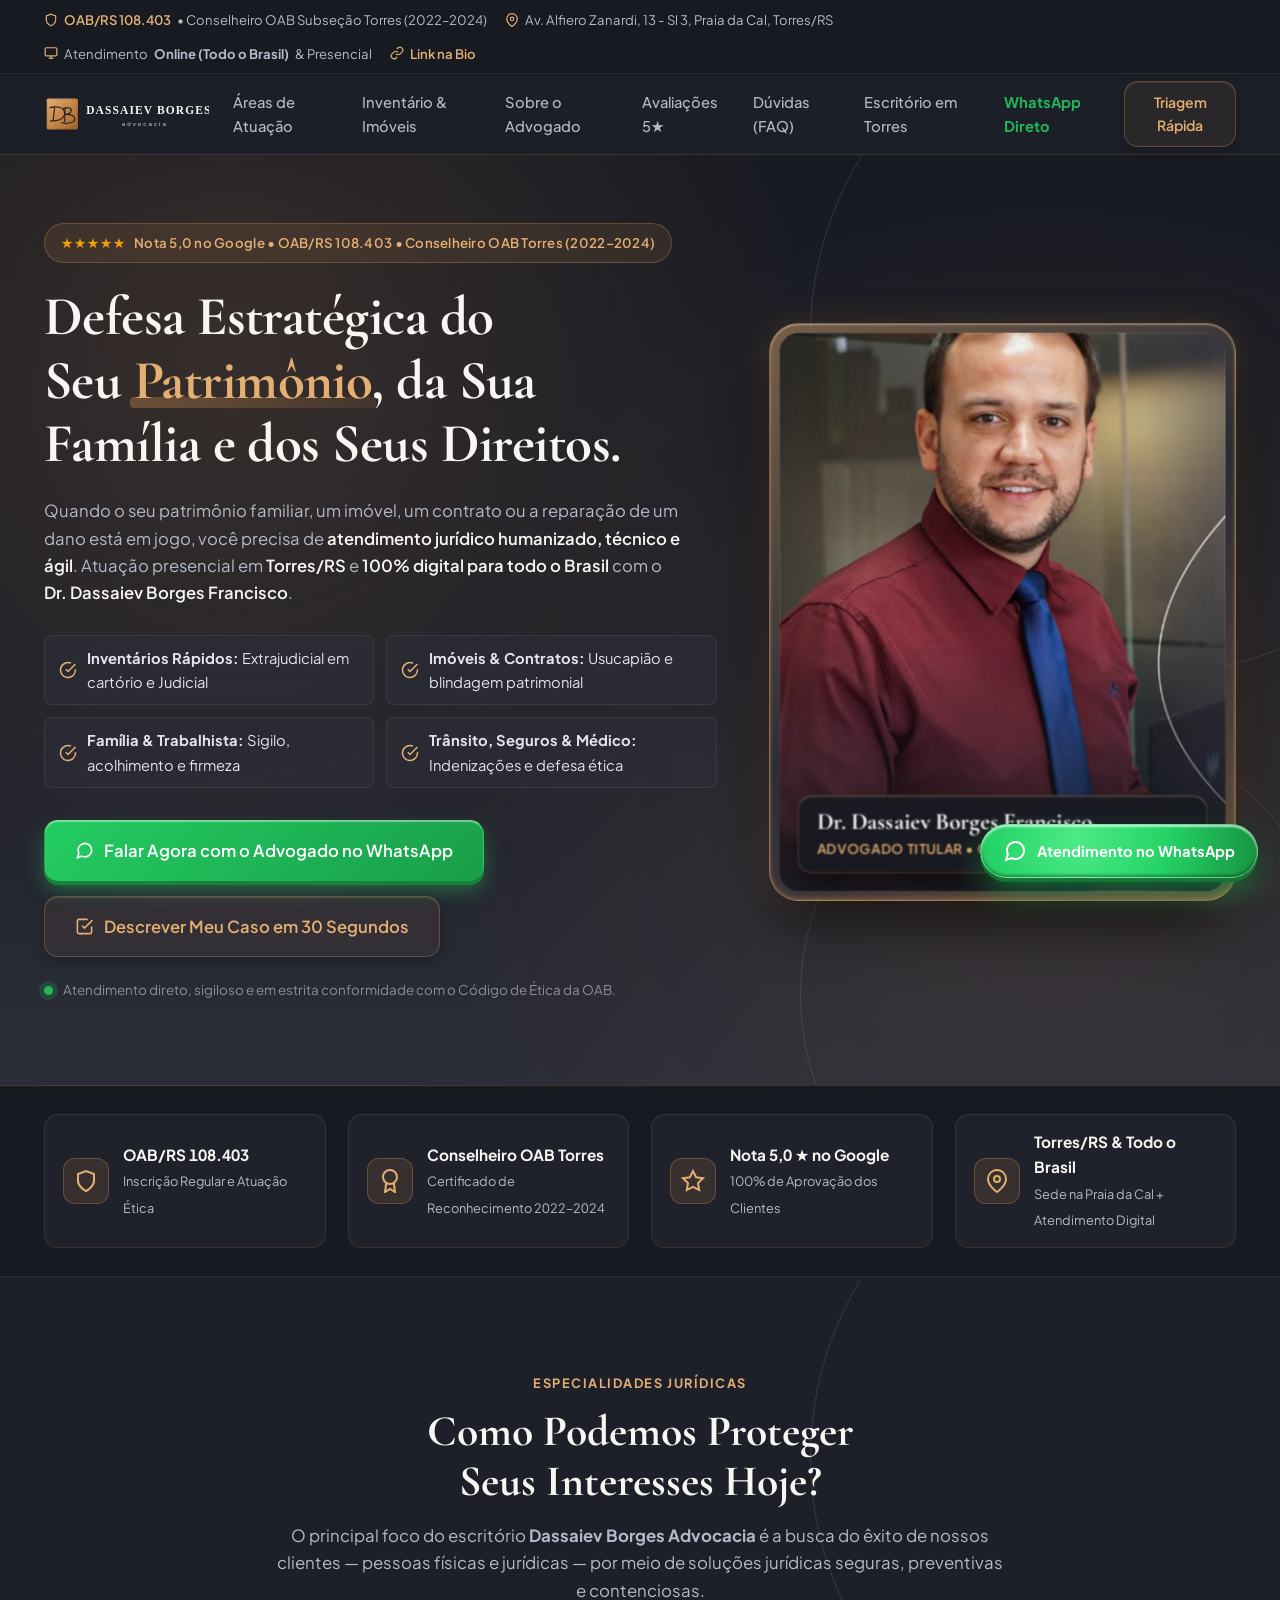
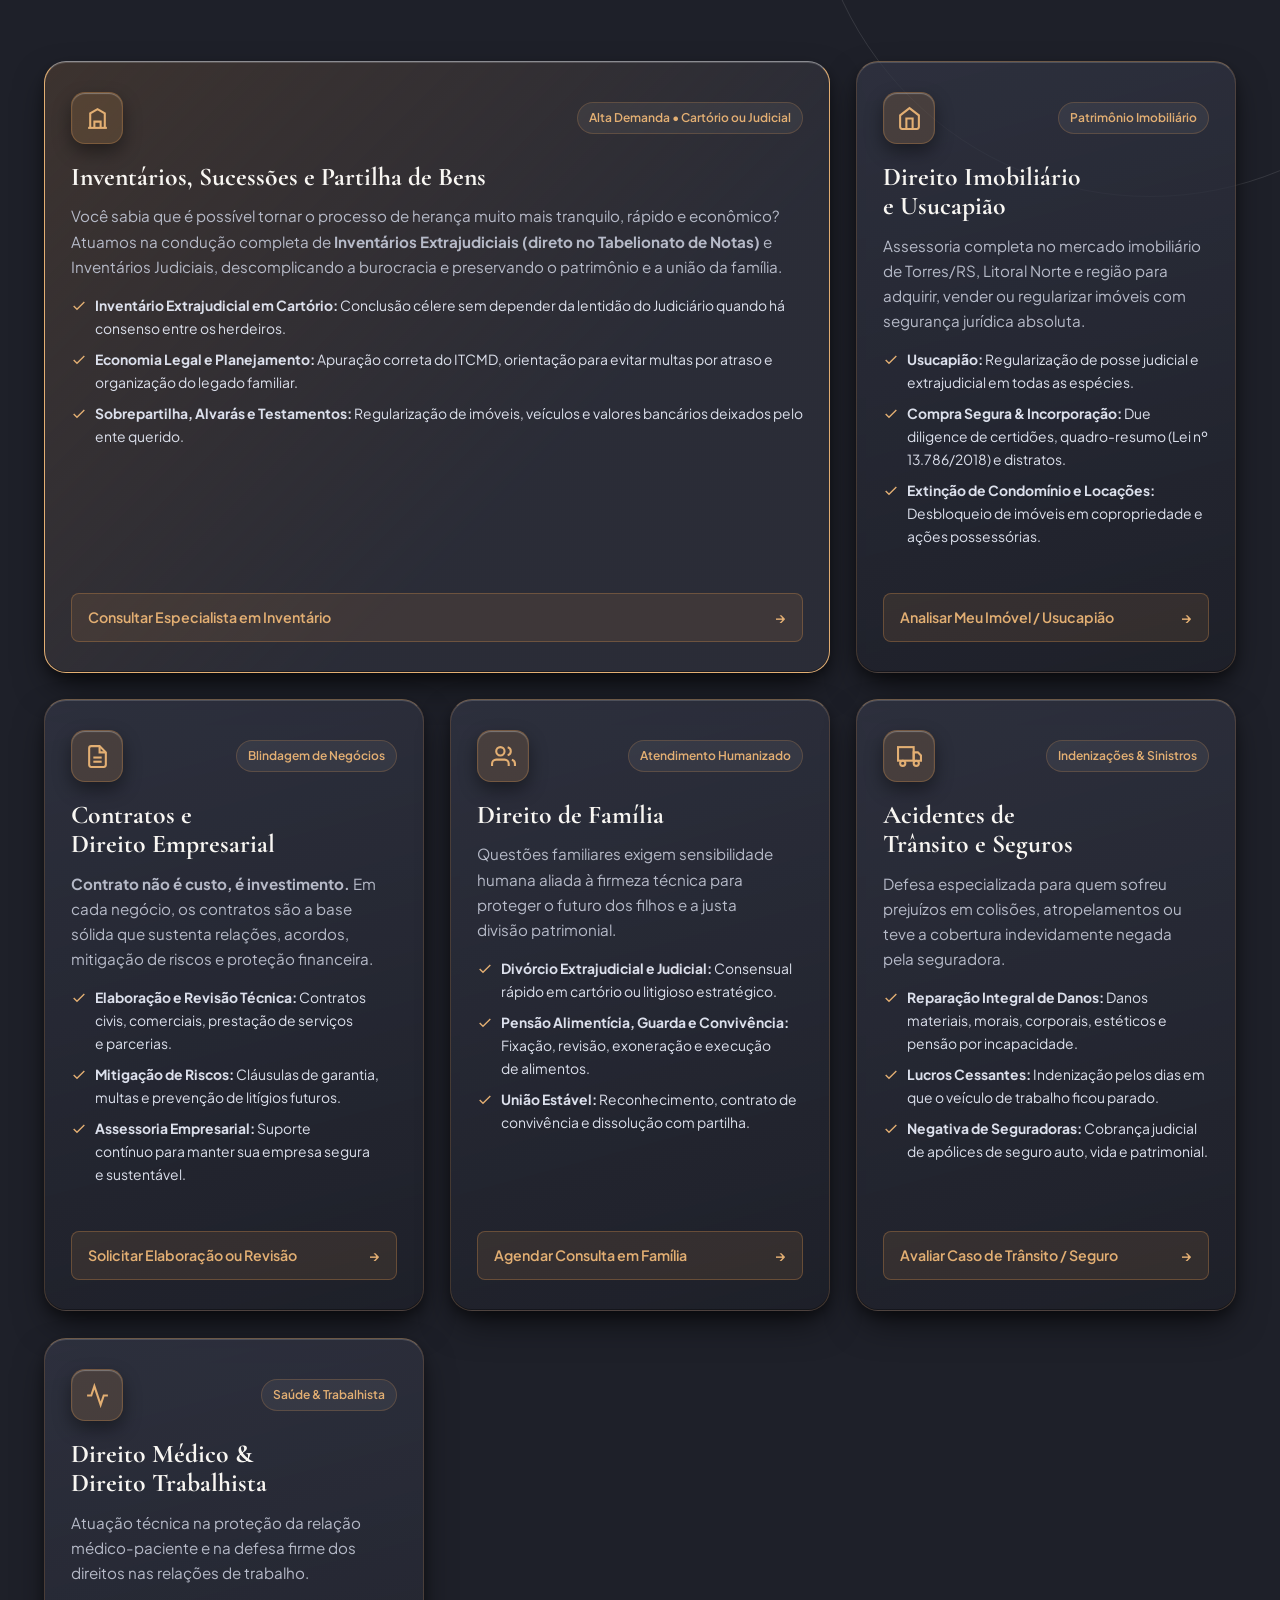
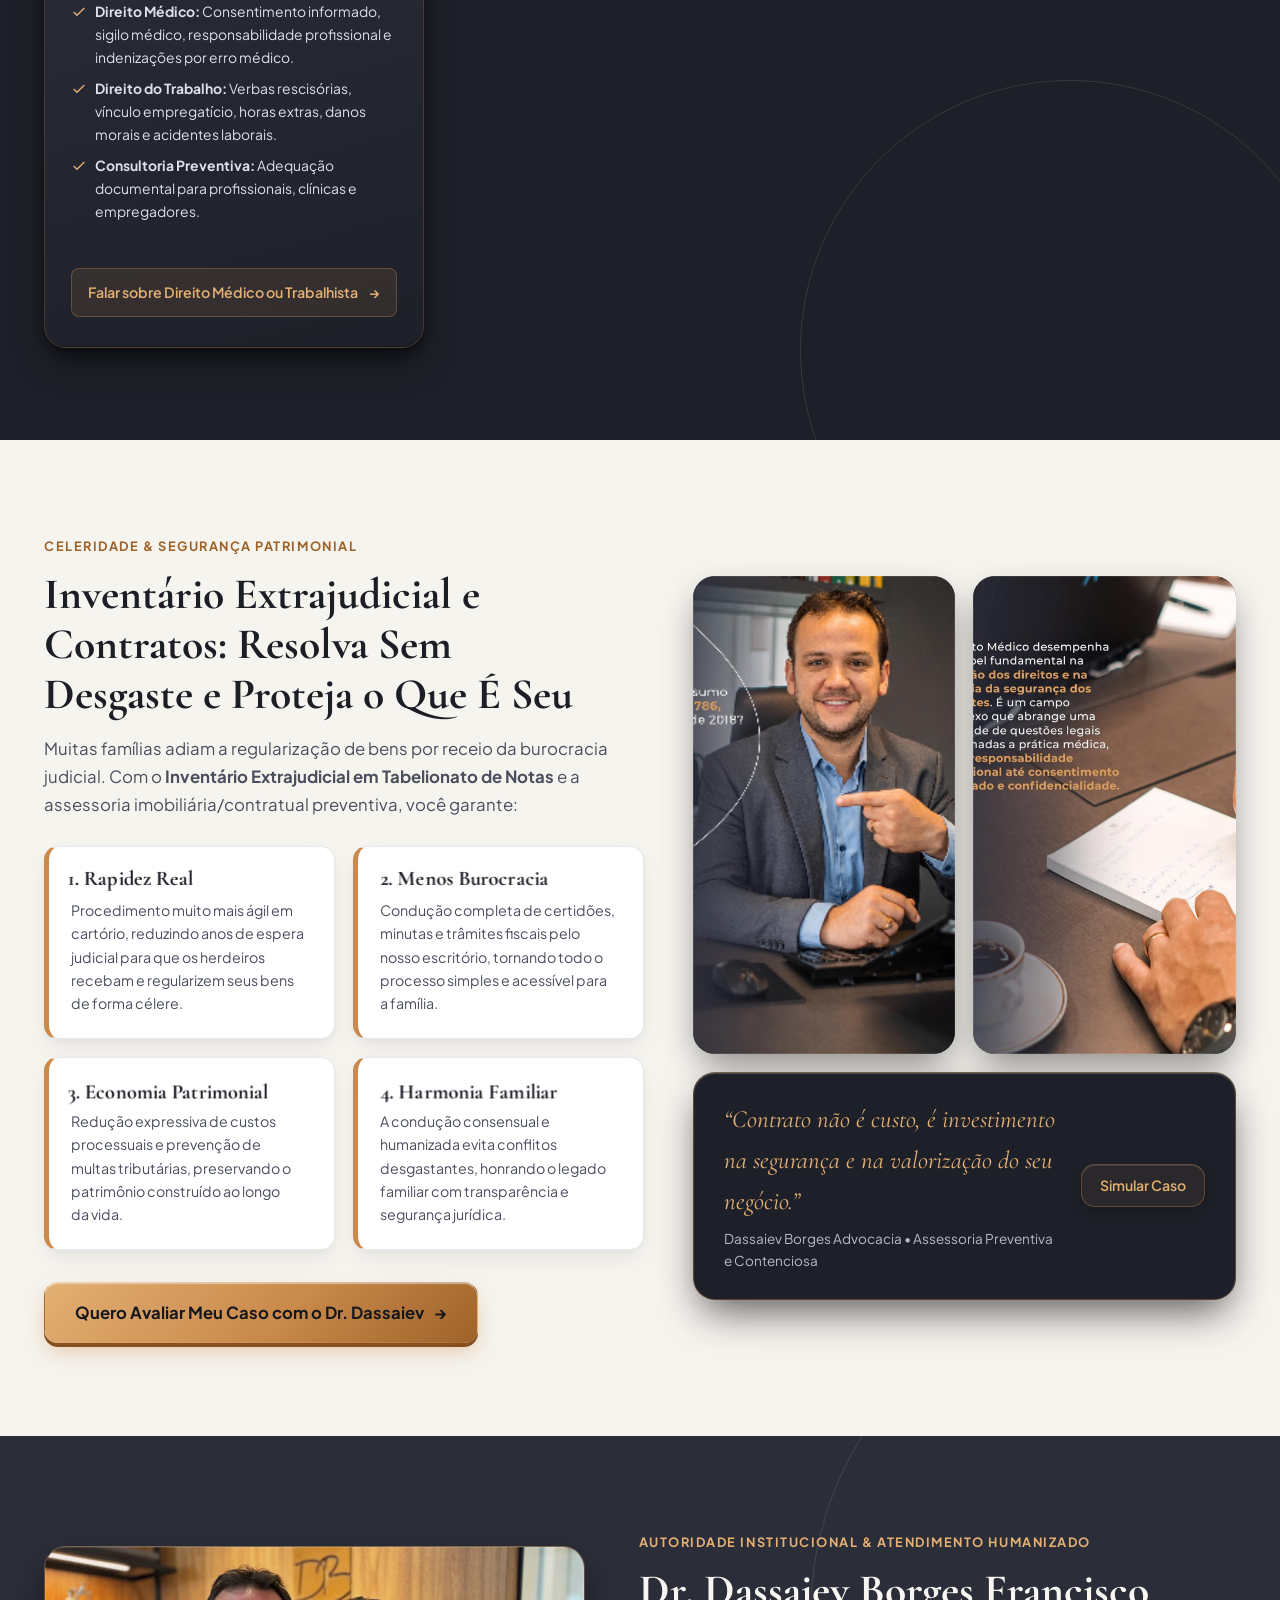
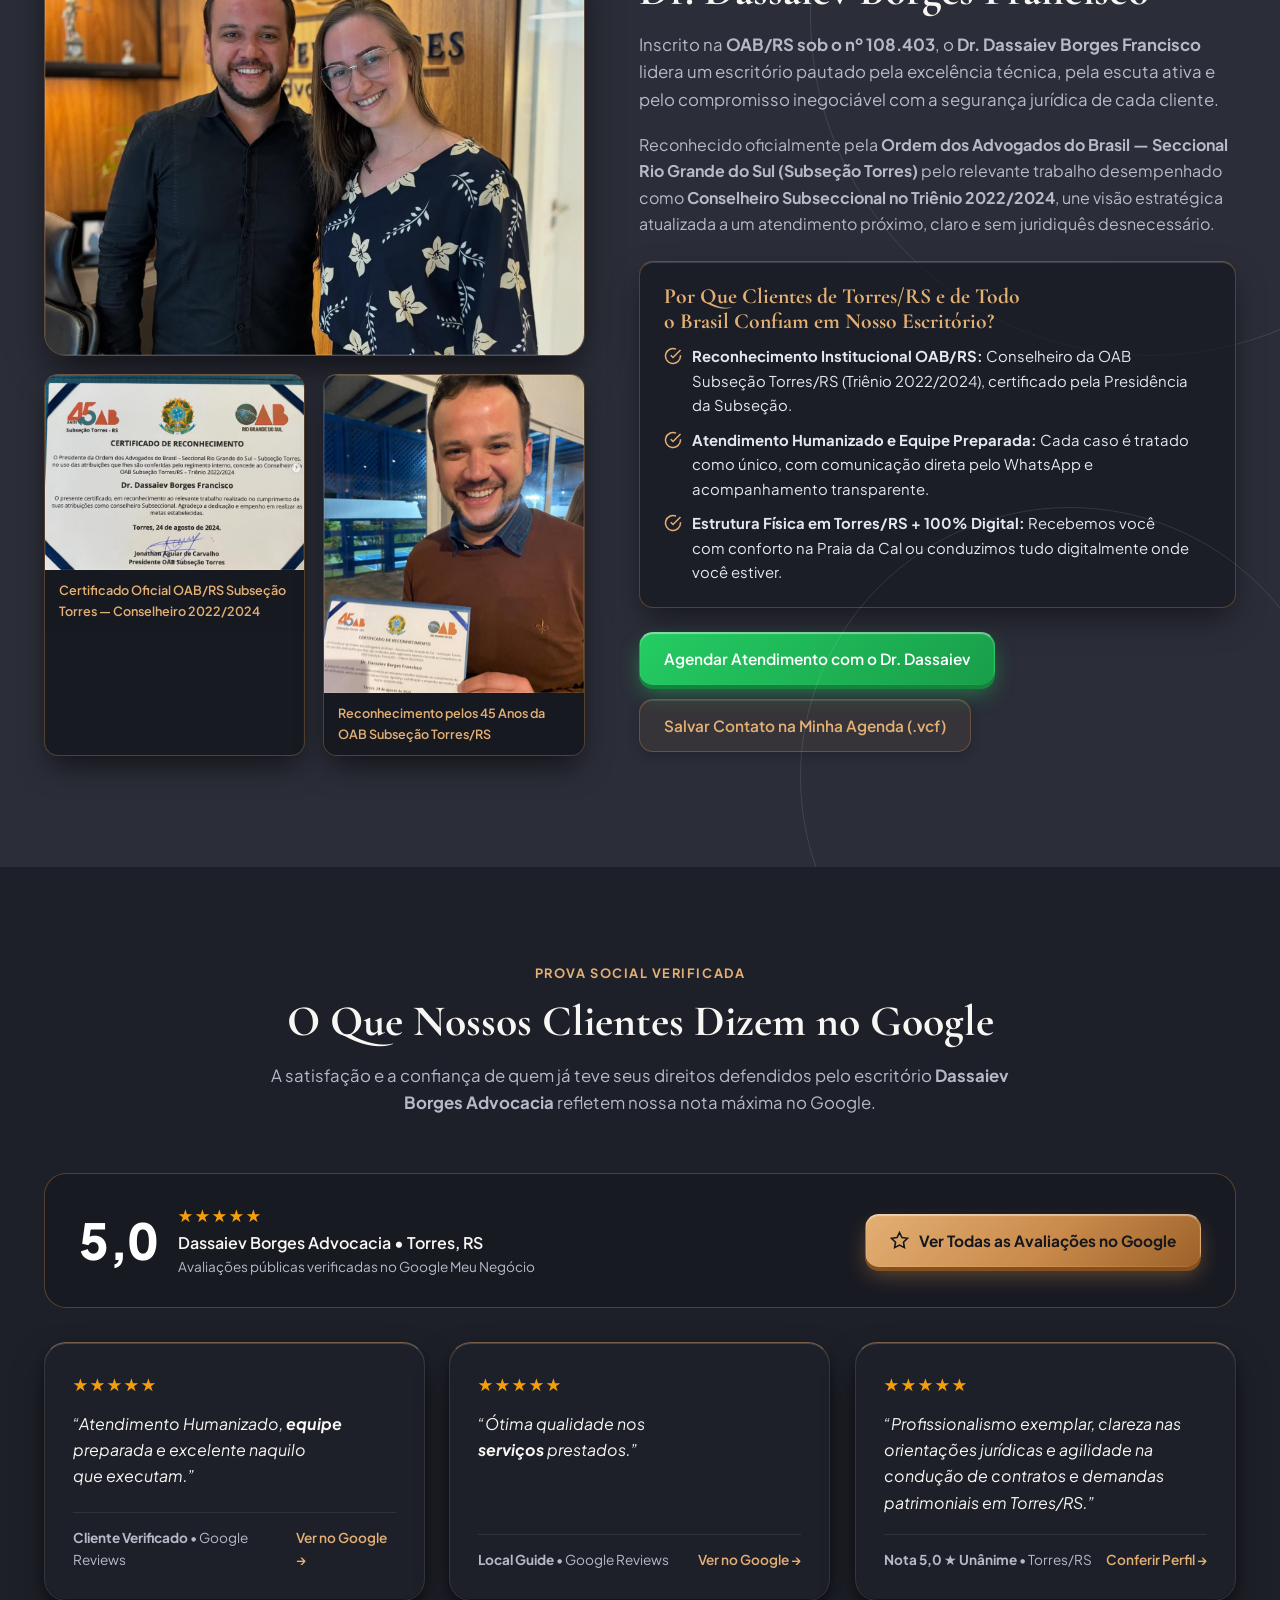
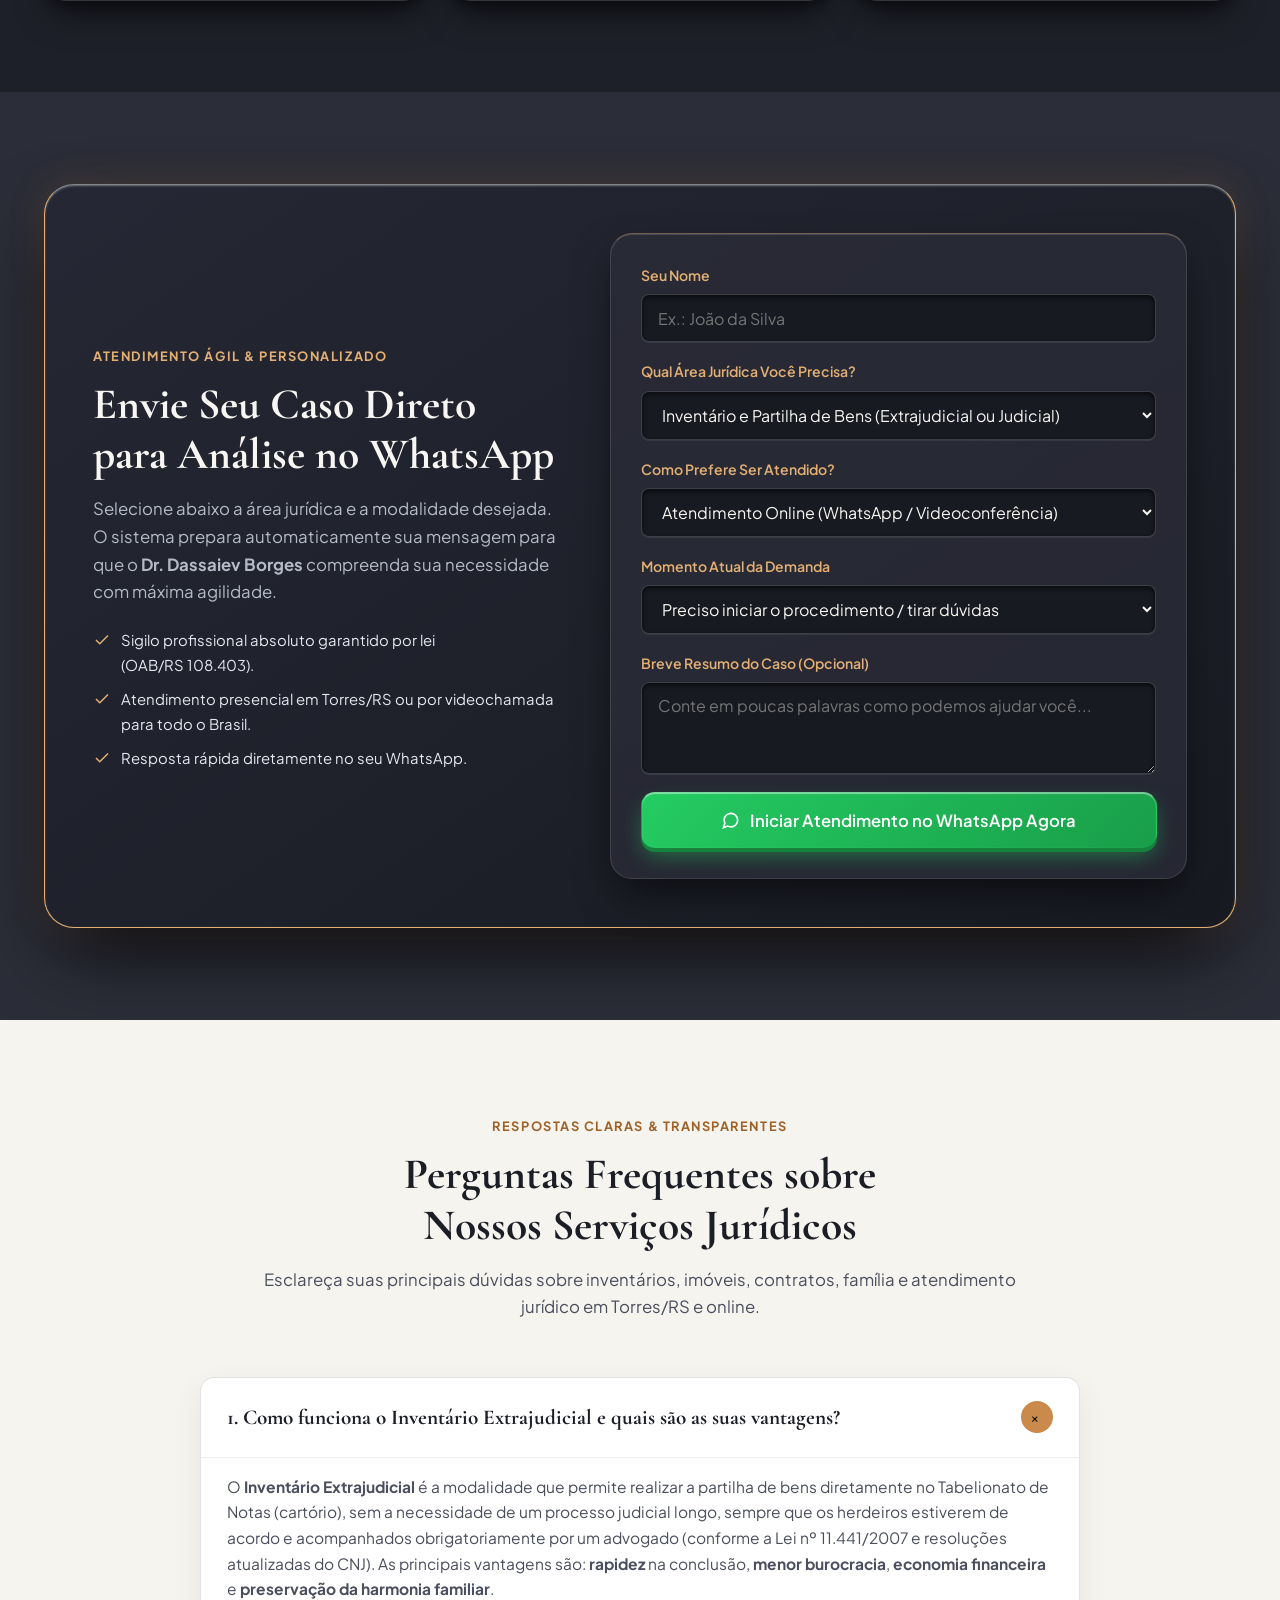
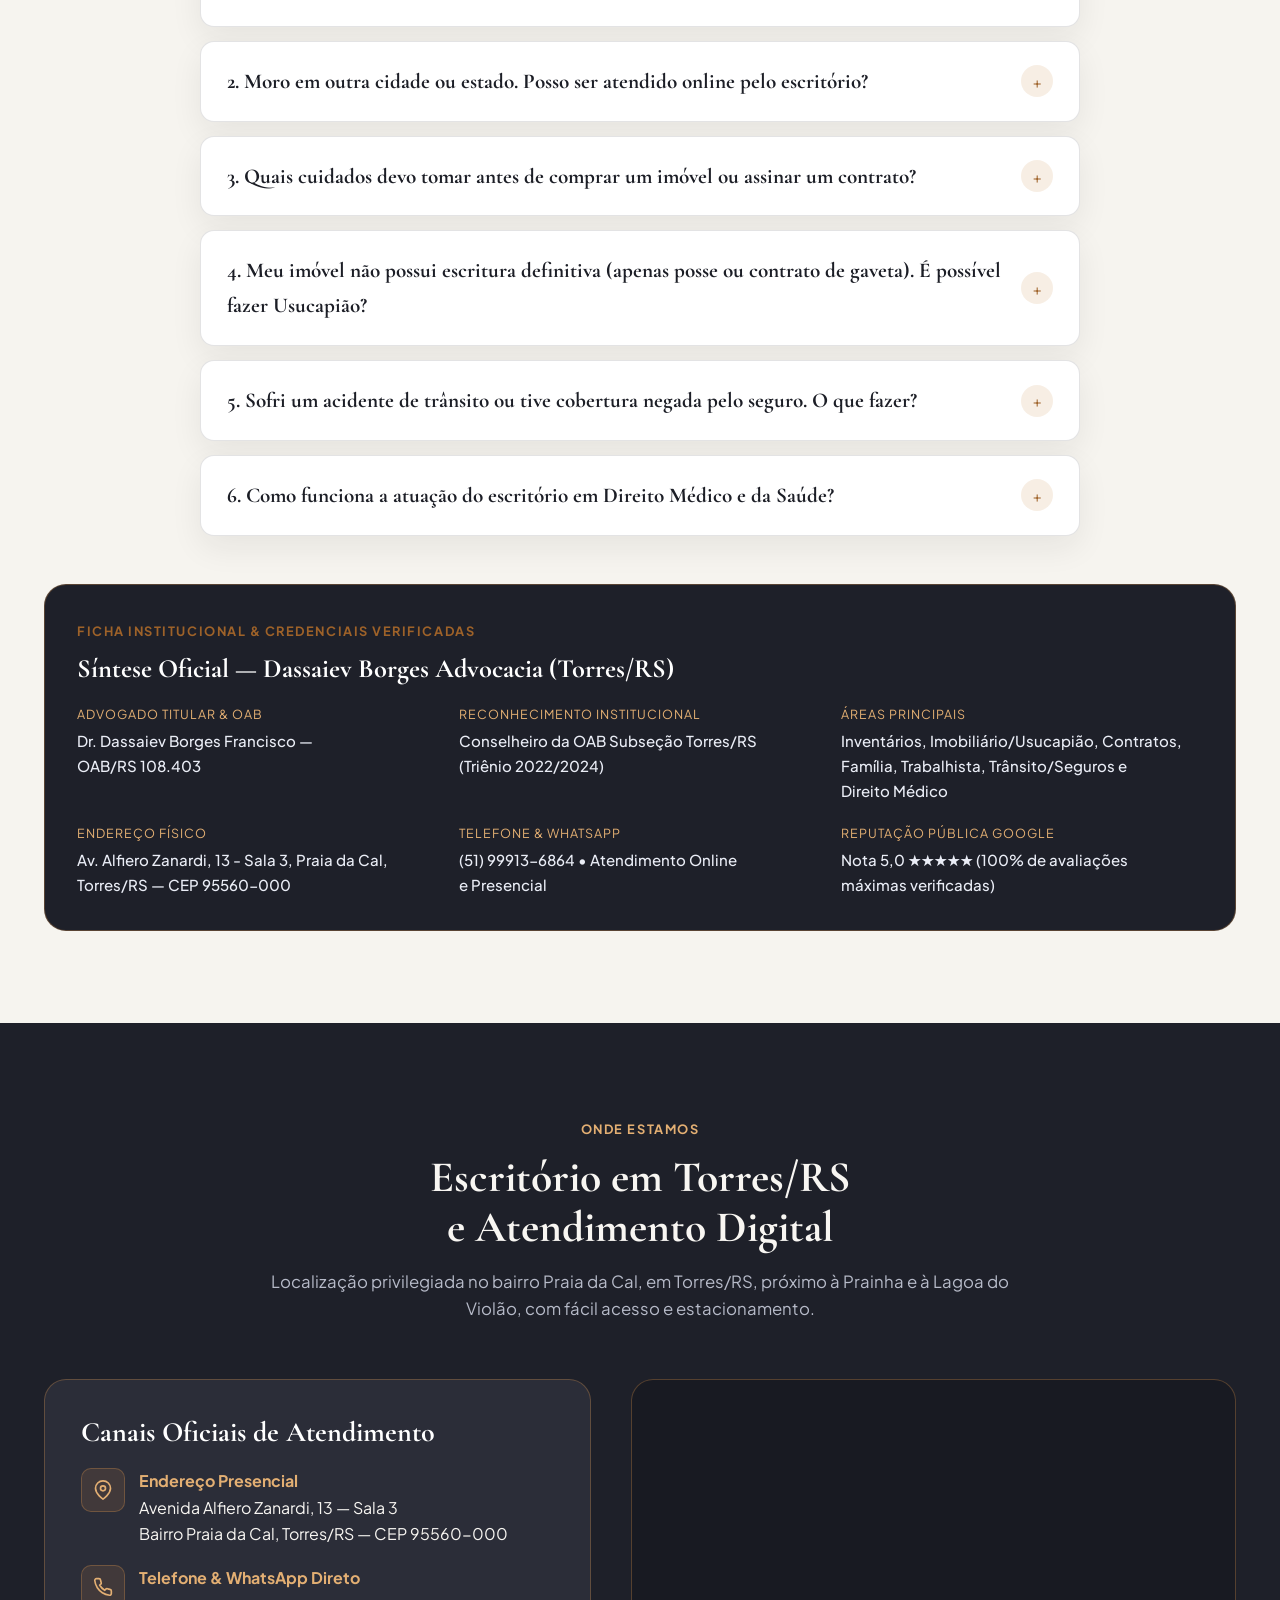
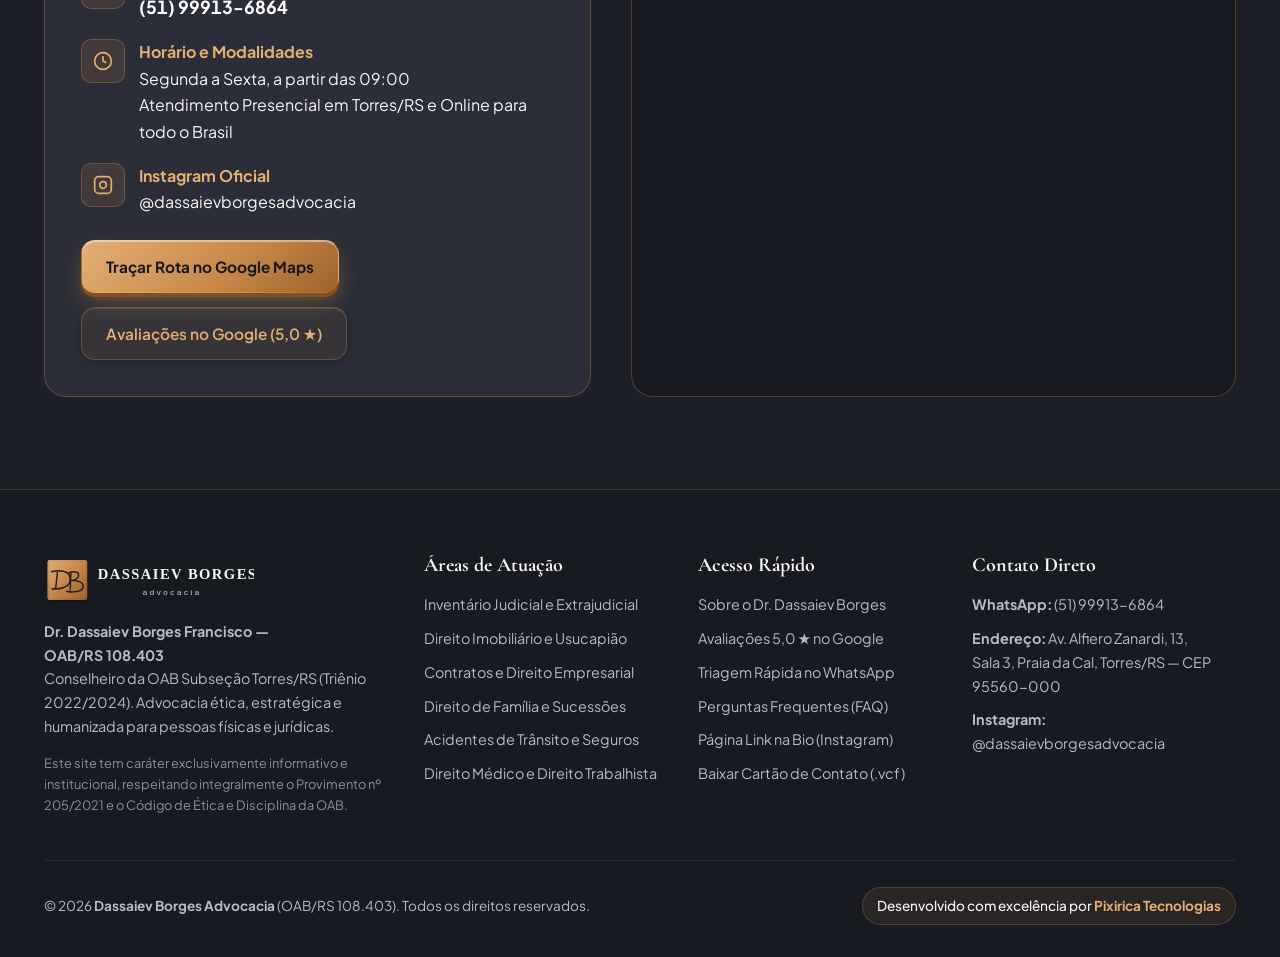
<file: index.html>
<!DOCTYPE html>
<html lang="pt-BR" prefix="og: https://ogp.me/ns#">
<head>
  <meta charset="UTF-8" />
  <meta name="viewport" content="width=device-width, initial-scale=1.0" />
  <meta http-equiv="X-UA-Compatible" content="IE=edge" />

  <!-- SEO Primário & Copywriting de Clique (CTR) -->
  <title>Dassaiev Borges Advocacia em Torres/RS | Inventário, Imobiliário, Contratos, Família e Trabalhista (OAB/RS 108.403)</title>
  <meta name="description" content="Escritório Dassaiev Borges Advocacia (OAB/RS 108.403) em Torres/RS e Online para todo o Brasil. Especialista em Inventário Extrajudicial, Direito Imobiliário, Usucapião, Contratos, Família, Trabalhista, Direito Médico e Acidentes de Trânsito. Nota 5,0 ★ no Google. Fale no WhatsApp (51) 99913-6864." />
  <meta name="keywords" content="Advogado em Torres RS, Dassaiev Borges Advocacia, Dr. Dassaiev Borges Francisco, OAB RS 108403, Advogado Inventário Torres RS, Inventário Extrajudicial Torres, Advogado Imobiliário Torres RS, Usucapião Torres RS, Advogado de Contratos, Advogado de Família Torres, Advogado Trabalhista Torres, Acidente de Trânsito e Seguros, Direito Médico RS" />
  <meta name="author" content="Dr. Dassaiev Borges Francisco - OAB/RS 108.403" />
  <meta name="creator" content="Pixirica Tecnologias" />
  <meta name="publisher" content="Pixirica Tecnologias" />
  <meta name="robots" content="index, follow, max-image-preview:large, max-snippet:-1, max-video-preview:-1" />
  <meta name="googlebot" content="index, follow" />

  <!-- SEO Local (Geo Tags - Torres, Rio Grande do Sul, Brasil) -->
  <meta name="geo.region" content="BR-RS" />
  <meta name="geo.placename" content="Torres, Rio Grande do Sul, Brasil" />
  <meta name="geo.position" content="-29.3385;-49.7269" />
  <meta name="ICBM" content="-29.3385, -49.7269" />

  <!-- Canonical & Contexto GEO para Inteligências Artificiais (LLMs) -->
  <link rel="canonical" href="https://dassaievborgesadvocacia.com.br/" />
  <link rel="alternate" type="text/plain" href="llms.txt" title="Perfil Jurídico Estruturado para IAs Generativas (GEO)" />
  <link rel="manifest" href="site.webmanifest" />
  <link rel="icon" type="image/svg+xml" href="assets/img/favicon.svg" />
  <meta name="theme-color" content="#1E2029" />

  <!-- Open Graph / WhatsApp / Facebook / LinkedIn -->
  <meta property="og:type" content="website" />
  <meta property="og:locale" content="pt_BR" />
  <meta property="og:site_name" content="Dassaiev Borges Advocacia" />
  <meta property="og:title" content="Dassaiev Borges Advocacia | Soluções Jurídicas em Torres/RS e Online (OAB/RS 108.403)" />
  <meta property="og:description" content="Atendimento jurídico humanizado e estratégico em Inventários, Direito Imobiliário, Contratos, Família, Trabalhista, Direito Médico e Acidentes de Trânsito. Avaliação 5,0 ★ no Google." />
  <meta property="og:url" content="https://dassaievborgesadvocacia.com.br/" />
  <meta property="og:image" content="assets/img/dr-dassaiev-hero.png" />
  <meta property="og:image:alt" content="Dr. Dassaiev Borges Francisco - Advogado Titular OAB/RS 108.403 em Torres/RS" />

  <!-- Twitter Cards -->
  <meta name="twitter:card" content="summary_large_image" />
  <meta name="twitter:title" content="Dassaiev Borges Advocacia | OAB/RS 108.403 — Torres/RS e Atendimento Online" />
  <meta name="twitter:description" content="Inventários, Imobiliário, Contratos, Família, Trabalhista e Acidentes de Trânsito. Nota 5,0 ★ no Google. Agende pelo WhatsApp (51) 99913-6864." />
  <meta name="twitter:image" content="assets/img/dr-dassaiev-hero.png" />

  <!-- Google Fonts: Cormorant Garamond (Serifada Institucional) + Plus Jakarta Sans (UI/Corpo) -->
  <link rel="preconnect" href="https://fonts.googleapis.com" />
  <link rel="preconnect" href="https://fonts.gstatic.com" crossorigin />
  <link href="https://fonts.googleapis.com/css2?family=Cormorant+Garamond:ital,wght@0,600;0,700;1,600&family=Plus+Jakarta+Sans:wght@400;500;600;700;800&display=swap" rel="stylesheet" />

  <!-- Stylesheet Principal -->
  <link rel="stylesheet" href="assets/css/styles.css" />

  <!-- Schema.org JSON-LD Completo (@graph: LegalService, Attorney, Person, FAQPage, WebSite, Organization Pixirica Tecnologias) -->
  <script type="application/ld+json">
  {
    "@context": "https://schema.org",
    "@graph": [
      {
        "@type": ["LegalService", "Attorney", "LocalBusiness"],
        "@id": "https://dassaievborgesadvocacia.com.br/#legalservice",
        "name": "Dassaiev Borges Advocacia",
        "alternateName": "Dr. Dassaiev Borges Francisco Advocacia - OAB/RS 108.403",
        "description": "Escritório de advocacia com sede na Praia da Cal em Torres/RS e atendimento online para todo o Brasil. Especializado em Inventários (Judicial e Extrajudicial), Direito Imobiliário e Usucapião, Contratos e Direito Empresarial, Direito de Família e Sucessões, Direito do Trabalho, Direito Médico e Acidentes de Trânsito e Seguros.",
        "url": "https://dassaievborgesadvocacia.com.br/",
        "logo": "https://dassaievborgesadvocacia.com.br/assets/img/logo-db.svg",
        "image": [
          "https://dassaievborgesadvocacia.com.br/assets/img/dr-dassaiev-hero.png",
          "https://dassaievborgesadvocacia.com.br/assets/img/escritorio-dassaiev-borges.png",
          "https://dassaievborgesadvocacia.com.br/assets/img/certificado-oab-torres.png"
        ],
        "telephone": "+55-51-99913-6864",
        "priceRange": "$$",
        "currenciesAccepted": "BRL",
        "paymentAccepted": "PIX, Transferência Bancária, Cartão, Boleto",
        "address": {
          "@type": "PostalAddress",
          "streetAddress": "Avenida Alfiero Zanardi, 13, Sala 3, Praia da Cal",
          "addressLocality": "Torres",
          "addressRegion": "RS",
          "postalCode": "95560-000",
          "addressCountry": "BR"
        },
        "geo": {
          "@type": "GeoCoordinates",
          "latitude": -29.3385,
          "longitude": -49.7269
        },
        "hasMap": "https://www.google.com/maps/search/?api=1&query=Avenida+Alfiero+Zanardi+13+Praia+da+Cal+Torres+RS+95560-000",
        "openingHoursSpecification": [
          {
            "@type": "OpeningHoursSpecification",
            "dayOfWeek": ["Monday", "Tuesday", "Wednesday", "Thursday", "Friday"],
            "opens": "09:00",
            "closes": "18:00"
          }
        ],
        "areaServed": [
          { "@type": "City", "name": "Torres" },
          { "@type": "AdministrativeArea", "name": "Litoral Norte do Rio Grande do Sul" },
          { "@type": "State", "name": "Rio Grande do Sul" },
          { "@type": "State", "name": "Santa Catarina" },
          { "@type": "Country", "name": "Brasil" }
        ],
        "founder": {
          "@id": "https://dassaievborgesadvocacia.com.br/#attorney"
        },
        "aggregateRating": {
          "@type": "AggregateRating",
          "ratingValue": "5.0",
          "bestRating": "5",
          "worstRating": "1",
          "ratingCount": "7",
          "reviewCount": "7"
        },
        "review": [
          {
            "@type": "Review",
            "reviewRating": {
              "@type": "Rating",
              "ratingValue": "5",
              "bestRating": "5"
            },
            "author": {
              "@type": "Person",
              "name": "Cliente Verificado no Google"
            },
            "reviewBody": "Atendimento Humanizado, equipe preparada e excelente naquilo que executam."
          },
          {
            "@type": "Review",
            "reviewRating": {
              "@type": "Rating",
              "ratingValue": "5",
              "bestRating": "5"
            },
            "author": {
              "@type": "Person",
              "name": "Avaliação Local Guide no Google"
            },
            "reviewBody": "Ótima qualidade nos serviços prestados."
          }
        ],
        "knowsAbout": [
          "Inventário Extrajudicial e Judicial",
          "Partilha de Bens e Planejamento Sucessório",
          "Direito Imobiliário, Usucapião, Incorporação Imobiliária e Extinção de Condomínio",
          "Lei do Distrato Imobiliário (Lei nº 13.786/2018)",
          "Elaboração, Revisão e Blindagem de Contratos Civis e Empresariais",
          "Direito de Família (Divórcio, Guarda, Pensão Alimentícia, União Estável)",
          "Direito do Trabalho",
          "Acidentes de Trânsito, Seguros e Responsabilidade Civil",
          "Direito Médico e da Saúde (Defesa de Pacientes e Profissionais)"
        ],
        "hasOfferCatalog": {
          "@type": "OfferCatalog",
          "name": "Serviços Jurídicos Especializados",
          "itemListElement": [
            {
              "@type": "Offer",
              "itemOffered": {
                "@type": "Service",
                "name": "Inventário Extrajudicial e Judicial e Partilha de Bens",
                "description": "Condução célere de inventários em cartório (extrajudicial) ou pela via judicial, com foco na rapidez, economia legal e preservação da harmonia entre herdeiros."
              }
            },
            {
              "@type": "Offer",
              "itemOffered": {
                "@type": "Service",
                "name": "Direito Imobiliário, Usucapião e Regularização de Imóveis",
                "description": "Assessoria jurídica na compra e venda de imóveis, usucapião judicial e extrajudicial, incorporação imobiliária, extinção de condomínio e distratos."
              }
            },
            {
              "@type": "Offer",
              "itemOffered": {
                "@type": "Service",
                "name": "Direito Contratual e Assessoria Empresarial",
                "description": "Elaboração, revisão e negociação de contratos civis, comerciais, imobiliários e societários para mitigação de riscos e proteção patrimonial."
              }
            },
            {
              "@type": "Offer",
              "itemOffered": {
                "@type": "Service",
                "name": "Direito de Família e Sucessões",
                "description": "Atuação ética e humanizada em divórcios, união estável, guarda, convivência familiar, pensão alimentícia e testamentos."
              }
            },
            {
              "@type": "Offer",
              "itemOffered": {
                "@type": "Service",
                "name": "Acidentes de Trânsito, Seguros e Indenizações",
                "description": "Ações de reparação de danos materiais, morais, estéticos e lucros cessantes em acidentes de trânsito e negativas de cobertura por seguradoras."
              }
            },
            {
              "@type": "Offer",
              "itemOffered": {
                "@type": "Service",
                "name": "Direito Médico e da Saúde",
                "description": "Assessoria jurídica em responsabilidade civil médica, consentimento informado, prontuário, sigilo profissional e defesa dos direitos de pacientes e médicos."
              }
            },
            {
              "@type": "Offer",
              "itemOffered": {
                "@type": "Service",
                "name": "Direito do Trabalho",
                "description": "Defesa de direitos trabalhistas, cálculos rescisórios, reconhecimento de vínculo, indenizações e assessoria trabalhista preventiva."
              }
            }
          ]
        },
        "sameAs": [
          "https://www.instagram.com/dassaievborgesadvocacia/",
          "https://www.google.com/search?q=Dassaiev+Borges+Advocacia&ie=UTF-8#lrd=0x9522690022da5e87:0x3b5a7b53486d9f1d,1,,,,",
          "https://wa.me/5551999136864"
        ]
      },
      {
        "@type": "Person",
        "@id": "https://dassaievborgesadvocacia.com.br/#attorney",
        "name": "Dr. Dassaiev Borges Francisco",
        "jobTitle": "Advogado Titular — OAB/RS 108.403",
        "worksFor": {
          "@id": "https://dassaievborgesadvocacia.com.br/#legalservice"
        },
        "identifier": "OAB/RS 108.403",
        "memberOf": {
          "@type": "Organization",
          "name": "Ordem dos Advogados do Brasil — Seccional Rio Grande do Sul (OAB/RS) — Subseção Torres"
        },
        "award": "Certificado de Reconhecimento como Conselheiro da OAB Subseção Torres/RS — Triênio 2022/2024 (45 Anos OAB Subseção Torres)",
        "image": "https://dassaievborgesadvocacia.com.br/assets/img/dr-dassaiev-hero.png"
      },
      {
        "@type": "FAQPage",
        "@id": "https://dassaievborgesadvocacia.com.br/#faq",
        "mainEntity": [
          {
            "@type": "Question",
            "name": "Como funciona o Inventário Extrajudicial e quanto tempo leva?",
            "acceptedAnswer": {
              "@type": "Answer",
              "text": "O Inventário Extrajudicial é realizado diretamente no Tabelionato de Notas (cartório), sem necessidade de processo judicial demorado, desde que todos os herdeiros estejam em consenso e assistidos por um advogado (Lei nº 11.441/2007). Ele proporciona muito mais rapidez, menor burocracia, economia de custas e preservação da harmonia familiar."
            }
          },
          {
            "@type": "Question",
            "name": "O escritório Dassaiev Borges Advocacia atende online ou somente presencialmente em Torres/RS?",
            "acceptedAnswer": {
              "@type": "Answer",
              "text": "O escritório realiza atendimento tanto presencialmente em sua sede física na Av. Alfiero Zanardi, 13, Sala 3, Bairro Praia da Cal, em Torres/RS (CEP 95560-000), quanto 100% online para clientes de qualquer cidade do Rio Grande do Sul, Santa Catarina e de todo o Brasil, por meio de videoconferência, WhatsApp e assinatura digital com validade jurídica."
            }
          },
          {
            "@type": "Question",
            "name": "Por que revisar ou elaborar um contrato com um advogado especializado?",
            "acceptedAnswer": {
              "@type": "Answer",
              "text": "Porque contrato não é custo, é investimento na segurança do seu patrimônio e negócio. Um contrato bem estruturado estabelece direitos, deveres, multas e garantias claras, prevenindo litígios futuros, evitando prejuízos financeiros e garantindo conformidade com o Código Civil e leis específicas, como a Lei nº 13.786/2018 no mercado imobiliário."
            }
          },
          {
            "@type": "Question",
            "name": "Quando é possível regularizar um imóvel por meio de Usucapião?",
            "acceptedAnswer": {
              "@type": "Answer",
              "text": "A usucapião permite adquirir a propriedade plena e registrada de um imóvel quando há posse mansa, pacífica e ininterrupta pelo prazo previsto em lei (que varia conforme a espécie: usucapião extraordinária, ordinária, especial urbana ou rural, ou familiar). O procedimento pode ser feito extrajudicialmente em cartório ou pela via judicial."
            }
          },
          {
            "@type": "Question",
            "name": "Sofri um acidente de trânsito ou tive o seguro negado. Quais são os meus direitos?",
            "acceptedAnswer": {
              "@type": "Answer",
              "text": "Em casos de acidentes de trânsito ou negativas indevidas de seguradoras, a vítima ou segurado pode buscar a reparação integral pelos danos materiais (conserto do veículo, perda total), lucros cessantes (dias sem trabalhar), despesas médicas, danos morais e danos estéticos, além do cumprimento forçado da apólice contratada."
            }
          },
          {
            "@type": "Question",
            "name": "Como atua o escritório na área de Direito Médico e da Saúde?",
            "acceptedAnswer": {
              "@type": "Answer",
              "text": "O Direito Médico protege tanto os direitos e a segurança dos pacientes (em casos de falha no dever de informação, violação de sigilo ou erro/negligência médica gerando dever de indenizar) quanto presta assessoria preventiva e defesa ética para profissionais e clínicas de saúde na elaboração de termos de consentimento informado e prontuários."
            }
          }
        ]
      },
      {
        "@type": "WebSite",
        "@id": "https://dassaievborgesadvocacia.com.br/#website",
        "url": "https://dassaievborgesadvocacia.com.br/",
        "name": "Dassaiev Borges Advocacia",
        "inLanguage": "pt-BR",
        "creator": {
          "@id": "https://dassaievborgesadvocacia.com.br/#pixirica"
        },
        "publisher": {
          "@id": "https://dassaievborgesadvocacia.com.br/#pixirica"
        }
      },
      {
        "@type": "Organization",
        "@id": "https://dassaievborgesadvocacia.com.br/#pixirica",
        "name": "Pixirica Tecnologias",
        "description": "Empresa responsável pelo desenvolvimento tecnológico, engenharia de conversão, SEO Técnico e GEO do ecossistema digital Dassaiev Borges Advocacia."
      }
    ]
  }
  </script>
</head>
<body>
  <a href="#conteudo-principal" class="skip-link">Pular para o conteúdo principal</a>

  <!-- TOPBAR DE AUTORIDADE E LOCALIZAÇÃO -->
  <div class="topbar" role="region" aria-label="Informações institucionais rápidas">
    <div class="container topbar-inner">
      <div class="topbar-items">
        <span class="topbar-item">
          <svg viewBox="0 0 24 24" fill="none" stroke="currentColor" stroke-width="2" aria-hidden="true"><path d="M12 22s8-4 8-10V5l-8-3-8 3v7c0 6 8 10 8 10z"/></svg>
          <strong class="topbar-highlight">OAB/RS 108.403</strong> • Conselheiro OAB Subseção Torres (2022–2024)
        </span>
        <span class="topbar-item">
          <svg viewBox="0 0 24 24" fill="none" stroke="currentColor" stroke-width="2" aria-hidden="true"><path d="M21 10c0 7-9 13-9 13s-9-6-9-13a9 9 0 0 1 18 0z"/><circle cx="12" cy="10" r="3"/></svg>
          Av. Alfiero Zanardi, 13 - Sl 3, Praia da Cal, Torres/RS
        </span>
      </div>
      <div class="topbar-items">
        <span class="topbar-item">
          <svg viewBox="0 0 24 24" fill="none" stroke="currentColor" stroke-width="2" aria-hidden="true"><rect x="2" y="3" width="20" height="14" rx="2"/><line x1="8" y1="21" x2="16" y2="21"/><line x1="12" y1="17" x2="12" y2="21"/></svg>
          Atendimento <strong>Online (Todo o Brasil)</strong> &amp; Presencial
        </span>
        <a href="bio.html" class="topbar-item topbar-highlight" title="Acessar Cartão Digital e Link na Bio">
          <svg viewBox="0 0 24 24" fill="none" stroke="currentColor" stroke-width="2" aria-hidden="true"><path d="M10 13a5 5 0 0 0 7.54.54l3-3a5 5 0 0 0-7.07-7.07l-1.72 1.71"/><path d="M14 11a5 5 0 0 0-7.54-.54l-3 3a5 5 0 0 0 7.07 7.07l1.71-1.71"/></svg>
          Link na Bio
        </a>
      </div>
    </div>
  </div>

  <!-- CABEÇALHO PRINCIPAL -->
  <header class="site-header">
    <div class="container header-inner">
      <a href="#topo" class="brand-logo" aria-label="Dassaiev Borges Advocacia - Início">
        <img src="assets/img/logo-db.svg" alt="Logotipo Dassaiev Borges Advocacia - OAB/RS 108.403" width="215" height="52" />
      </a>

      <nav class="main-nav" id="mainNav" aria-label="Navegação Principal">
        <a href="#areas-atuacao" class="nav-link">Áreas de Atuação</a>
        <a href="#inventario-contratos" class="nav-link">Inventário &amp; Imóveis</a>
        <a href="#sobre" class="nav-link">Sobre o Advogado</a>
        <a href="#avaliacoes" class="nav-link">Avaliações 5★</a>
        <a href="#faq" class="nav-link">Dúvidas (FAQ)</a>
        <a href="#localizacao" class="nav-link">Escritório em Torres</a>
        <a href="https://wa.me/5551999136864?text=Ol%C3%A1%2C%20Dr.%20Dassaiev%20Borges!%20Vim%20pelo%20site%20e%20gostaria%20de%20orienta%C3%A7%C3%A3o%20jur%C3%ADdica." target="_blank" rel="noopener noreferrer" class="nav-link" style="color: var(--whatsapp-green); font-weight: 700;">WhatsApp Direto</a>
      </nav>

      <div class="header-actions">
        <a href="#triagem" class="btn btn-outline-bronze btn-sm">Triagem Rápida</a>
        <button type="button" class="menu-toggle" id="menuToggle" aria-expanded="false" aria-controls="mainNav" aria-label="Abrir menu de navegação">
          <svg width="22" height="22" viewBox="0 0 24 24" fill="none" stroke="currentColor" stroke-width="2" aria-hidden="true"><line x1="3" y1="6" x2="21" y2="6"/><line x1="3" y1="12" x2="21" y2="12"/><line x1="3" y1="18" x2="21" y2="18"/></svg>
        </button>
      </div>
    </div>
  </header>

  <main id="conteudo-principal">
    <!-- ======================================================================
         1. HERO SECTION — PROPOSTA DE VALOR E CONVERSÃO IMEDIATA
         ====================================================================== -->
    <section class="hero arc-backdrop" id="topo" aria-labelledby="hero-heading">
      <div class="container hero-grid">
        <div class="hero-content">
          <a href="https://www.google.com/search?q=Dassaiev+Borges+Advocacia&amp;ie=UTF-8#lrd=0x9522690022da5e87:0x3b5a7b53486d9f1d,1,,,," target="_blank" rel="noopener noreferrer" class="authority-pill" title="Conferir avaliações 5 estrelas verificadas no Google">
            <span class="stars" aria-hidden="true">★★★★★</span>
            <span>Nota 5,0 no Google • OAB/RS 108.403 • Conselheiro OAB Torres (2022–2024)</span>
          </a>

          <h1 class="hero-title" id="hero-heading">
            Defesa Estratégica do Seu <span class="brush-highlight">Patrimônio</span>, da Sua Família e dos Seus Direitos.
          </h1>

          <p class="hero-lead">
            Quando o seu patrimônio familiar, um imóvel, um contrato ou a reparação de um dano está em jogo, você precisa de <strong>atendimento jurídico humanizado, técnico e ágil</strong>. Atuação presencial em <strong>Torres/RS</strong> e <strong>100% digital para todo o Brasil</strong> com o <strong>Dr. Dassaiev Borges Francisco</strong>.
          </p>

          <ul class="hero-Micro-proof" aria-label="Diferenciais imediatos do escritório">
            <li>
              <svg viewBox="0 0 24 24" fill="none" stroke="currentColor" stroke-width="2" aria-hidden="true"><path d="M22 11.08V12a10 10 0 1 1-5.93-9.14"/><polyline points="22 4 12 14.01 9 11.01"/></svg>
              <span><strong>Inventários Rápidos:</strong> Extrajudicial em cartório e Judicial</span>
            </li>
            <li>
              <svg viewBox="0 0 24 24" fill="none" stroke="currentColor" stroke-width="2" aria-hidden="true"><path d="M22 11.08V12a10 10 0 1 1-5.93-9.14"/><polyline points="22 4 12 14.01 9 11.01"/></svg>
              <span><strong>Imóveis &amp; Contratos:</strong> Usucapião e blindagem patrimonial</span>
            </li>
            <li>
              <svg viewBox="0 0 24 24" fill="none" stroke="currentColor" stroke-width="2" aria-hidden="true"><path d="M22 11.08V12a10 10 0 1 1-5.93-9.14"/><polyline points="22 4 12 14.01 9 11.01"/></svg>
              <span><strong>Família &amp; Trabalhista:</strong> Sigilo, acolhimento e firmeza</span>
            </li>
            <li>
              <svg viewBox="0 0 24 24" fill="none" stroke="currentColor" stroke-width="2" aria-hidden="true"><path d="M22 11.08V12a10 10 0 1 1-5.93-9.14"/><polyline points="22 4 12 14.01 9 11.01"/></svg>
              <span><strong>Trânsito, Seguros &amp; Médico:</strong> Indenizações e defesa ética</span>
            </li>
          </ul>

          <div class="hero-cta-group">
            <a href="https://wa.me/5551999136864?text=Ol%C3%A1%2C%20Dr.%20Dassaiev%20Borges!%20Preciso%20de%20orienta%C3%A7%C3%A3o%20jur%C3%ADdica%20e%20gostaria%20de%20agendar%20um%20atendimento." target="_blank" rel="noopener noreferrer" class="btn btn-whatsapp btn-lg">
              <svg viewBox="0 0 24 24" fill="none" stroke="currentColor" stroke-width="2" aria-hidden="true"><path d="M21 11.5a8.38 8.38 0 0 1-.9 3.8 8.5 8.5 0 0 1-7.6 4.7 8.38 8.38 0 0 1-3.8-.9L3 21l1.9-5.7a8.38 8.38 0 0 1-.9-3.8 8.5 8.5 0 0 1 4.7-7.6 8.38 8.38 0 0 1 3.8-.9h.5a8.48 8.48 0 0 1 8 8v.5z"/></svg>
              <span>Falar Agora com o Advogado no WhatsApp</span>
            </a>
            <a href="#triagem" class="btn btn-outline-bronze btn-lg">
              <svg viewBox="0 0 24 24" fill="none" stroke="currentColor" stroke-width="2" aria-hidden="true"><path d="M9 11l3 3L22 4"/><path d="M21 12v7a2 2 0 0 1-2 2H5a2 2 0 0 1-2-2V5a2 2 0 0 1 2-2h11"/></svg>
              <span>Descrever Meu Caso em 30 Segundos</span>
            </a>
          </div>

          <p class="hero-trust-note">
            <span class="pulse-dot" aria-hidden="true"></span>
            <span>Atendimento direto, sigiloso e em estrita conformidade com o Código de Ética da OAB.</span>
          </p>
        </div>

        <!-- Coluna Visual Hero com Retrato Oficial Recortado -->
        <div class="hero-visual">
          <div class="hero-portrait-frame">
            <figure class="hero-portrait-inner">
              <img
                src="assets/img/dr-dassaiev-hero.png"
                alt="Dr. Dassaiev Borges Francisco - Advogado Titular OAB/RS 108.403 no escritório em Torres/RS"
                width="460"
                height="575"
                fetchpriority="high"
              />
              <figcaption class="hero-caption-overlay">
                <div class="hero-lawyer-badge">
                  <h2>Dr. Dassaiev Borges Francisco</h2>
                  <p>Advogado Titular • OAB/RS 108.403</p>
                </div>
              </figcaption>
            </figure>
          </div>
        </div>
      </div>
    </section>

    <!-- ======================================================================
         2. FAIXA DE CREDENCIAIS INSTITUCIONAIS (TRUST STRIP)
         ====================================================================== -->
    <section class="trust-strip" aria-label="Credenciais e indicadores de confiança">
      <div class="container trust-grid">
        <div class="trust-card">
          <div class="trust-icon" aria-hidden="true">
            <svg width="24" height="24" viewBox="0 0 24 24" fill="none" stroke="currentColor" stroke-width="2"><path d="M12 22s8-4 8-10V5l-8-3-8 3v7c0 6 8 10 8 10z"/></svg>
          </div>
          <div>
            <strong class="tabular-nums">OAB/RS 108.403</strong>
            <span>Inscrição Regular e Atuação Ética</span>
          </div>
        </div>

        <div class="trust-card">
          <div class="trust-icon" aria-hidden="true">
            <svg width="24" height="24" viewBox="0 0 24 24" fill="none" stroke="currentColor" stroke-width="2"><circle cx="12" cy="8" r="7"/><polyline points="8.21 13.89 7 23 12 20 17 23 15.79 13.88"/></svg>
          </div>
          <div>
            <strong>Conselheiro OAB Torres</strong>
            <span class="tabular-nums">Certificado de Reconhecimento 2022–2024</span>
          </div>
        </div>

        <a href="https://www.google.com/search?q=Dassaiev+Borges+Advocacia&amp;ie=UTF-8#lrd=0x9522690022da5e87:0x3b5a7b53486d9f1d,1,,,," target="_blank" rel="noopener noreferrer" class="trust-card" title="Abrir avaliações no Google">
          <div class="trust-icon" aria-hidden="true">
            <svg width="24" height="24" viewBox="0 0 24 24" fill="none" stroke="currentColor" stroke-width="2"><polygon points="12 2 15.09 8.26 22 9.27 17 14.14 18.18 21.02 12 17.77 5.82 21.02 7 14.14 2 9.27 8.91 8.26 12 2"/></svg>
          </div>
          <div>
            <strong class="tabular-nums">Nota 5,0 ★ no Google</strong>
            <span>100% de Aprovação dos Clientes</span>
          </div>
        </a>

        <div class="trust-card">
          <div class="trust-icon" aria-hidden="true">
            <svg width="24" height="24" viewBox="0 0 24 24" fill="none" stroke="currentColor" stroke-width="2"><path d="M21 10c0 7-9 13-9 13s-9-6-9-13a9 9 0 0 1 18 0z"/><circle cx="12" cy="10" r="3"/></svg>
          </div>
          <div>
            <strong>Torres/RS &amp; Todo o Brasil</strong>
            <span>Sede na Praia da Cal + Atendimento Digital</span>
          </div>
        </div>
      </div>
    </section>

    <!-- ======================================================================
         3. ÁREAS DE ATUAÇÃO (COPYWRITING ORIENTADO À DOR E SOLUÇÃO)
         ====================================================================== -->
    <section class="section section-dark arc-backdrop" id="areas-atuacao" aria-labelledby="areas-heading">
      <div class="container">
        <header class="section-header">
          <span class="eyebrow">Especialidades Jurídicas</span>
          <h2 class="section-title" id="areas-heading">Como Podemos Proteger Seus Interesses Hoje?</h2>
          <p class="section-subtitle">
            O principal foco do escritório <strong>Dassaiev Borges Advocacia</strong> é a busca do êxito de nossos clientes — pessoas físicas e jurídicas — por meio de soluções jurídicas seguras, preventivas e contenciosas.
          </p>
        </header>

        <div class="areas-grid">
          <!-- Card 1: Inventários e Partilha de Bens (Destaque) -->
          <article class="area-card area-card-featured">
            <div class="area-top">
              <div class="area-badge-row">
                <div class="area-icon" aria-hidden="true">
                  <svg viewBox="0 0 24 24" fill="none" stroke="currentColor" stroke-width="2"><path d="M3 21h18"/><path d="M5 21V7l7-4 7 4v14"/><path d="M9 21v-6h6v6"/></svg>
                </div>
                <span class="area-tag">Alta Demanda • Cartório ou Judicial</span>
              </div>
              <h3>Inventários, Sucessões e Partilha de Bens</h3>
              <p>
                Você sabia que é possível tornar o processo de herança muito mais tranquilo, rápido e econômico? Atuamos na condução completa de <strong>Inventários Extrajudiciais (direto no Tabelionato de Notas)</strong> e Inventários Judiciais, descomplicando a burocracia e preservando o patrimônio e a união da família.
              </p>
              <ul class="area-bullets">
                <li>
                  <svg viewBox="0 0 24 24" fill="none" stroke="currentColor" stroke-width="2" aria-hidden="true"><polyline points="20 6 9 17 4 12"/></svg>
                  <span><strong>Inventário Extrajudicial em Cartório:</strong> Conclusão célere sem depender da lentidão do Judiciário quando há consenso entre os herdeiros.</span>
                </li>
                <li>
                  <svg viewBox="0 0 24 24" fill="none" stroke="currentColor" stroke-width="2" aria-hidden="true"><polyline points="20 6 9 17 4 12"/></svg>
                  <span><strong>Economia Legal e Planejamento:</strong> Apuração correta do ITCMD, orientação para evitar multas por atraso e organização do legado familiar.</span>
                </li>
                <li>
                  <svg viewBox="0 0 24 24" fill="none" stroke="currentColor" stroke-width="2" aria-hidden="true"><polyline points="20 6 9 17 4 12"/></svg>
                  <span><strong>Sobrepartilha, Alvarás e Testamentos:</strong> Regularização de imóveis, veículos e valores bancários deixados pelo ente querido.</span>
                </li>
              </ul>
            </div>
            <a href="https://wa.me/5551999136864?text=Ol%C3%A1%2C%20Dr.%20Dassaiev!%20Gostaria%20de%20orienta%C3%A7%C3%A3o%20sobre%20Invent%C3%A1rio%20e%20Partilha%20de%20Bens." target="_blank" rel="noopener noreferrer" class="area-cta">
              <span>Consultar Especialista em Inventário</span>
              <span aria-hidden="true">→</span>
            </a>
          </article>

          <!-- Card 2: Direito Imobiliário e Usucapião -->
          <article class="area-card">
            <div class="area-top">
              <div class="area-badge-row">
                <div class="area-icon" aria-hidden="true">
                  <svg viewBox="0 0 24 24" fill="none" stroke="currentColor" stroke-width="2"><path d="M3 9l9-7 9 7v11a2 2 0 0 1-2 2H5a2 2 0 0 1-2-2z"/><polyline points="9 22 9 12 15 12 15 22"/></svg>
                </div>
                <span class="area-tag">Patrimônio Imobiliário</span>
              </div>
              <h3>Direito Imobiliário e Usucapião</h3>
              <p>
                Assessoria completa no mercado imobiliário de Torres/RS, Litoral Norte e região para adquirir, vender ou regularizar imóveis com segurança jurídica absoluta.
              </p>
              <ul class="area-bullets">
                <li>
                  <svg viewBox="0 0 24 24" fill="none" stroke="currentColor" stroke-width="2" aria-hidden="true"><polyline points="20 6 9 17 4 12"/></svg>
                  <span><strong>Usucapião:</strong> Regularização de posse judicial e extrajudicial em todas as espécies.</span>
                </li>
                <li>
                  <svg viewBox="0 0 24 24" fill="none" stroke="currentColor" stroke-width="2" aria-hidden="true"><polyline points="20 6 9 17 4 12"/></svg>
                  <span><strong>Compra Segura &amp; Incorporação:</strong> Due diligence de certidões, quadro-resumo (Lei nº 13.786/2018) e distratos.</span>
                </li>
                <li>
                  <svg viewBox="0 0 24 24" fill="none" stroke="currentColor" stroke-width="2" aria-hidden="true"><polyline points="20 6 9 17 4 12"/></svg>
                  <span><strong>Extinção de Condomínio e Locações:</strong> Desbloqueio de imóveis em copropriedade e ações possessórias.</span>
                </li>
              </ul>
            </div>
            <a href="https://wa.me/5551999136864?text=Ol%C3%A1%2C%20Dr.%20Dassaiev!%20Preciso%20de%20assessoria%20em%20Direito%20Imobili%C3%A1rio%20ou%20Usucapi%C3%A3o." target="_blank" rel="noopener noreferrer" class="area-cta">
              <span>Analisar Meu Imóvel / Usucapião</span>
              <span aria-hidden="true">→</span>
            </a>
          </article>

          <!-- Card 3: Contratos e Direito Empresarial -->
          <article class="area-card">
            <div class="area-top">
              <div class="area-badge-row">
                <div class="area-icon" aria-hidden="true">
                  <svg viewBox="0 0 24 24" fill="none" stroke="currentColor" stroke-width="2"><path d="M14 2H6a2 2 0 0 0-2 2v16a2 2 0 0 0 2 2h12a2 2 0 0 0 2-2V8z"/><polyline points="14 2 14 8 20 8"/><line x1="16" y1="13" x2="8" y2="13"/><line x1="16" y1="17" x2="8" y2="17"/></svg>
                </div>
                <span class="area-tag">Blindagem de Negócios</span>
              </div>
              <h3>Contratos e Direito Empresarial</h3>
              <p>
                <strong>Contrato não é custo, é investimento.</strong> Em cada negócio, os contratos são a base sólida que sustenta relações, acordos, mitigação de riscos e proteção financeira.
              </p>
              <ul class="area-bullets">
                <li>
                  <svg viewBox="0 0 24 24" fill="none" stroke="currentColor" stroke-width="2" aria-hidden="true"><polyline points="20 6 9 17 4 12"/></svg>
                  <span><strong>Elaboração e Revisão Técnica:</strong> Contratos civis, comerciais, prestação de serviços e parcerias.</span>
                </li>
                <li>
                  <svg viewBox="0 0 24 24" fill="none" stroke="currentColor" stroke-width="2" aria-hidden="true"><polyline points="20 6 9 17 4 12"/></svg>
                  <span><strong>Mitigação de Riscos:</strong> Cláusulas de garantia, multas e prevenção de litígios futuros.</span>
                </li>
                <li>
                  <svg viewBox="0 0 24 24" fill="none" stroke="currentColor" stroke-width="2" aria-hidden="true"><polyline points="20 6 9 17 4 12"/></svg>
                  <span><strong>Assessoria Empresarial:</strong> Suporte contínuo para manter sua empresa segura e sustentável.</span>
                </li>
              </ul>
            </div>
            <a href="https://wa.me/5551999136864?text=Ol%C3%A1%2C%20Dr.%20Dassaiev!%20Preciso%20elaborar%20ou%20revisar%20um%20Contrato%20/%20Assessoria%20Empresarial." target="_blank" rel="noopener noreferrer" class="area-cta">
              <span>Solicitar Elaboração ou Revisão</span>
              <span aria-hidden="true">→</span>
            </a>
          </article>

          <!-- Card 4: Direito de Família -->
          <article class="area-card">
            <div class="area-top">
              <div class="area-badge-row">
                <div class="area-icon" aria-hidden="true">
                  <svg viewBox="0 0 24 24" fill="none" stroke="currentColor" stroke-width="2"><path d="M17 21v-2a4 4 0 0 0-4-4H5a4 4 0 0 0-4 4v2"/><circle cx="9" cy="7" r="4"/><path d="M23 21v-2a4 4 0 0 0-3-3.87"/><path d="M16 3.13a4 4 0 0 1 0 7.75"/></svg>
                </div>
                <span class="area-tag">Atendimento Humanizado</span>
              </div>
              <h3>Direito de Família</h3>
              <p>
                Questões familiares exigem sensibilidade humana aliada à firmeza técnica para proteger o futuro dos filhos e a justa divisão patrimonial.
              </p>
              <ul class="area-bullets">
                <li>
                  <svg viewBox="0 0 24 24" fill="none" stroke="currentColor" stroke-width="2" aria-hidden="true"><polyline points="20 6 9 17 4 12"/></svg>
                  <span><strong>Divórcio Extrajudicial e Judicial:</strong> Consensual rápido em cartório ou litigioso estratégico.</span>
                </li>
                <li>
                  <svg viewBox="0 0 24 24" fill="none" stroke="currentColor" stroke-width="2" aria-hidden="true"><polyline points="20 6 9 17 4 12"/></svg>
                  <span><strong>Pensão Alimentícia, Guarda e Convivência:</strong> Fixação, revisão, exoneração e execução de alimentos.</span>
                </li>
                <li>
                  <svg viewBox="0 0 24 24" fill="none" stroke="currentColor" stroke-width="2" aria-hidden="true"><polyline points="20 6 9 17 4 12"/></svg>
                  <span><strong>União Estável:</strong> Reconhecimento, contrato de convivência e dissolução com partilha.</span>
                </li>
              </ul>
            </div>
            <a href="https://wa.me/5551999136864?text=Ol%C3%A1%2C%20Dr.%20Dassaiev!%20Gostaria%20de%20atendimento%20sigiloso%20em%20Direito%20de%20Fam%C3%ADlia." target="_blank" rel="noopener noreferrer" class="area-cta">
              <span>Agendar Consulta em Família</span>
              <span aria-hidden="true">→</span>
            </a>
          </article>

          <!-- Card 5: Acidentes de Trânsito e Seguros -->
          <article class="area-card">
            <div class="area-top">
              <div class="area-badge-row">
                <div class="area-icon" aria-hidden="true">
                  <svg viewBox="0 0 24 24" fill="none" stroke="currentColor" stroke-width="2"><rect x="1" y="3" width="15" height="13"/><polygon points="16 8 20 8 23 11 23 16 16 16 16 8"/><circle cx="5.5" cy="18.5" r="2.5"/><circle cx="18.5" cy="18.5" r="2.5"/></svg>
                </div>
                <span class="area-tag">Indenizações &amp; Sinistros</span>
              </div>
              <h3>Acidentes de Trânsito e Seguros</h3>
              <p>
                Defesa especializada para quem sofreu prejuízos em colisões, atropelamentos ou teve a cobertura indevidamente negada pela seguradora.
              </p>
              <ul class="area-bullets">
                <li>
                  <svg viewBox="0 0 24 24" fill="none" stroke="currentColor" stroke-width="2" aria-hidden="true"><polyline points="20 6 9 17 4 12"/></svg>
                  <span><strong>Reparação Integral de Danos:</strong> Danos materiais, morais, corporais, estéticos e pensão por incapacidade.</span>
                </li>
                <li>
                  <svg viewBox="0 0 24 24" fill="none" stroke="currentColor" stroke-width="2" aria-hidden="true"><polyline points="20 6 9 17 4 12"/></svg>
                  <span><strong>Lucros Cessantes:</strong> Indenização pelos dias em que o veículo de trabalho ficou parado.</span>
                </li>
                <li>
                  <svg viewBox="0 0 24 24" fill="none" stroke="currentColor" stroke-width="2" aria-hidden="true"><polyline points="20 6 9 17 4 12"/></svg>
                  <span><strong>Negativa de Seguradoras:</strong> Cobrança judicial de apólices de seguro auto, vida e patrimonial.</span>
                </li>
              </ul>
            </div>
            <a href="https://wa.me/5551999136864?text=Ol%C3%A1%2C%20Dr.%20Dassaiev!%20Preciso%20de%20orienta%C3%A7%C3%A3o%20sobre%20Acidente%20de%20Tr%C3%A2nsito%20ou%20Seguro." target="_blank" rel="noopener noreferrer" class="area-cta">
              <span>Avaliar Caso de Trânsito / Seguro</span>
              <span aria-hidden="true">→</span>
            </a>
          </article>

          <!-- Card 6: Direito Médico, Saúde e Direito do Trabalho -->
          <article class="area-card">
            <div class="area-top">
              <div class="area-badge-row">
                <div class="area-icon" aria-hidden="true">
                  <svg viewBox="0 0 24 24" fill="none" stroke="currentColor" stroke-width="2"><path d="M22 12h-4l-3 9L9 3l-3 9H2"/></svg>
                </div>
                <span class="area-tag">Saúde &amp; Trabalhista</span>
              </div>
              <h3>Direito Médico &amp; Direito Trabalhista</h3>
              <p>
                Atuação técnica na proteção da relação médico-paciente e na defesa firme dos direitos nas relações de trabalho.
              </p>
              <ul class="area-bullets">
                <li>
                  <svg viewBox="0 0 24 24" fill="none" stroke="currentColor" stroke-width="2" aria-hidden="true"><polyline points="20 6 9 17 4 12"/></svg>
                  <span><strong>Direito Médico:</strong> Consentimento informado, sigilo médico, responsabilidade profissional e indenizações por erro médico.</span>
                </li>
                <li>
                  <svg viewBox="0 0 24 24" fill="none" stroke="currentColor" stroke-width="2" aria-hidden="true"><polyline points="20 6 9 17 4 12"/></svg>
                  <span><strong>Direito do Trabalho:</strong> Verbas rescisórias, vínculo empregatício, horas extras, danos morais e acidentes laborais.</span>
                </li>
                <li>
                  <svg viewBox="0 0 24 24" fill="none" stroke="currentColor" stroke-width="2" aria-hidden="true"><polyline points="20 6 9 17 4 12"/></svg>
                  <span><strong>Consultoria Preventiva:</strong> Adequação documental para profissionais, clínicas e empregadores.</span>
                </li>
              </ul>
            </div>
            <a href="https://wa.me/5551999136864?text=Ol%C3%A1%2C%20Dr.%20Dassaiev!%20Gostaria%20de%20orienta%C3%A7%C3%A3o%20em%20Direito%20M%C3%A9dico%20ou%20Direito%20Trabalhista." target="_blank" rel="noopener noreferrer" class="area-cta">
              <span>Falar sobre Direito Médico ou Trabalhista</span>
              <span aria-hidden="true">→</span>
            </a>
          </article>
        </div>
      </div>
    </section>

    <!-- ======================================================================
         4. SEÇÃO ESPECIAL (IVORY): INVENTÁRIO EXTRAJUDICIAL & BLINDAGEM CONTRATUAL
         ====================================================================== -->
    <section class="section section-ivory" id="inventario-contratos" aria-labelledby="spotlight-heading">
      <div class="container spotlight-grid">
        <div>
          <span class="eyebrow">Celeridade &amp; Segurança Patrimonial</span>
          <h2 class="section-title" id="spotlight-heading">
            Inventário Extrajudicial e Contratos: Resolva Sem Desgaste e Proteja o Que É Seu
          </h2>
          <p class="section-subtitle">
            Muitas famílias adiam a regularização de bens por receio da burocracia judicial. Com o <strong>Inventário Extrajudicial em Tabelionato de Notas</strong> e a assessoria imobiliária/contratual preventiva, você garante:
          </p>

          <div class="pillars-list">
            <div class="pillar-box">
              <h3>1. Rapidez Real</h3>
              <p>Procedimento muito mais ágil em cartório, reduzindo anos de espera judicial para que os herdeiros recebam e regularizem seus bens de forma célere.</p>
            </div>
            <div class="pillar-box">
              <h3>2. Menos Burocracia</h3>
              <p>Condução completa de certidões, minutas e trâmites fiscais pelo nosso escritório, tornando todo o processo simples e acessível para a família.</p>
            </div>
            <div class="pillar-box">
              <h3>3. Economia Patrimonial</h3>
              <p>Redução expressiva de custos processuais e prevenção de multas tributárias, preservando o patrimônio construído ao longo da vida.</p>
            </div>
            <div class="pillar-box">
              <h3>4. Harmonia Familiar</h3>
              <p>A condução consensual e humanizada evita conflitos desgastantes, honrando o legado familiar com transparência e segurança jurídica.</p>
            </div>
          </div>

          <a href="https://wa.me/5551999136864?text=Ol%C3%A1%2C%20Dr.%20Dassaiev!%20Quero%20saber%20como%20fazer%20Invent%C3%A1rio%20Extrajudicial%20ou%20regularizar%20um%20im%C3%B3vel/contrato." target="_blank" rel="noopener noreferrer" class="btn btn-bronze btn-lg">
            <span>Quero Avaliar Meu Caso com o Dr. Dassaiev</span>
            <span aria-hidden="true">→</span>
          </a>
        </div>

        <div class="spotlight-visual-stack">
          <figure class="spotlight-card-img">
            <img
              src="assets/img/dr-dassaiev-consultoria.png"
              alt="Dr. Dassaiev Borges em atendimento de Direito Imobiliário e Contratual no escritório"
              width="368"
              height="670"
              loading="lazy"
              decoding="async"
            />
          </figure>
          <figure class="spotlight-card-img">
            <img
              src="assets/img/mesa-assinatura-juridica.png"
              alt="Análise técnica e assinatura de documentos jurídicos no escritório Dassaiev Borges Advocacia"
              width="668"
              height="830"
              loading="lazy"
              decoding="async"
            />
          </figure>
          <div class="spotlight-quote-card">
            <div>
              <blockquote>“Contrato não é custo, é investimento na segurança e na valorização do seu negócio.”</blockquote>
              <p style="font-size: 0.85rem; color: var(--text-muted-on-dark); margin-top: 6px;">
                Dassaiev Borges Advocacia • Assessoria Preventiva e Contenciosa
              </p>
            </div>
            <a href="#triagem" class="btn btn-outline-bronze btn-sm" style="flex-shrink: 0;">Simular Caso</a>
          </div>
        </div>
      </div>
    </section>

    <!-- ======================================================================
         5. SOBRE O ADVOGADO & AUTORIDADE OAB SUBSEÇÃO TORRES/RS
         ====================================================================== -->
    <section class="section section-slate arc-backdrop" id="sobre" aria-labelledby="about-heading">
      <div class="container about-grid">
        <div class="about-gallery">
          <figure class="about-photo-main">
            <img
              src="assets/img/escritorio-dassaiev-borges.png"
              alt="Dr. Dassaiev Borges Francisco e equipe no escritório físico Dassaiev Borges Advocacia em Torres/RS"
              width="860"
              height="844"
              loading="lazy"
              decoding="async"
            />
          </figure>

          <figure class="about-photo-sub about-photo-cert">
            <img
              src="assets/img/certificado-oab-torres.png"
              alt="Certificado de Reconhecimento da OAB Rio Grande do Sul Subseção Torres concedido ao Conselheiro Dr. Dassaiev Borges Francisco (Triênio 2022/2024)"
              width="710"
              height="548"
              loading="lazy"
              decoding="async"
            />
            <figcaption>Certificado Oficial OAB/RS Subseção Torres — Conselheiro 2022/2024</figcaption>
          </figure>

          <figure class="about-photo-sub about-photo-portrait">
            <img
              src="assets/img/dr-dassaiev-oab.png"
              alt="Dr. Dassaiev Borges Francisco recebendo o Certificado de Reconhecimento da OAB Subseção Torres/RS"
              width="670"
              height="838"
              loading="lazy"
              decoding="async"
            />
            <figcaption>Reconhecimento pelos 45 Anos da OAB Subseção Torres/RS</figcaption>
          </figure>
        </div>

        <div>
          <span class="eyebrow">Autoridade Institucional &amp; Atendimento Humanizado</span>
          <h2 class="section-title" id="about-heading">Dr. Dassaiev Borges Francisco</h2>
          <p class="section-subtitle" style="margin-bottom: 18px;">
            Inscrito na <strong>OAB/RS sob o nº 108.403</strong>, o <strong>Dr. Dassaiev Borges Francisco</strong> lidera um escritório pautado pela excelência técnica, pela escuta ativa e pelo compromisso inegociável com a segurança jurídica de cada cliente.
          </p>
          <p style="color: var(--text-muted-on-dark); margin-bottom: 16px;">
            Reconhecido oficialmente pela <strong>Ordem dos Advogados do Brasil — Seccional Rio Grande do Sul (Subseção Torres)</strong> pelo relevante trabalho desempenhado como <strong>Conselheiro Subseccional no Triênio 2022/2024</strong>, une visão estratégica atualizada a um atendimento próximo, claro e sem juridiquês desnecessário.
          </p>

          <div class="credentials-box">
            <h3>Por Que Clientes de Torres/RS e de Todo o Brasil Confiam em Nosso Escritório?</h3>
            <ul class="credentials-list">
              <li>
                <svg viewBox="0 0 24 24" fill="none" stroke="currentColor" stroke-width="2" aria-hidden="true"><path d="M22 11.08V12a10 10 0 1 1-5.93-9.14"/><polyline points="22 4 12 14.01 9 11.01"/></svg>
                <span><strong>Reconhecimento Institucional OAB/RS:</strong> Conselheiro da OAB Subseção Torres/RS (Triênio 2022/2024), certificado pela Presidência da Subseção.</span>
              </li>
              <li>
                <svg viewBox="0 0 24 24" fill="none" stroke="currentColor" stroke-width="2" aria-hidden="true"><path d="M22 11.08V12a10 10 0 1 1-5.93-9.14"/><polyline points="22 4 12 14.01 9 11.01"/></svg>
                <span><strong>Atendimento Humanizado e Equipe Preparada:</strong> Cada caso é tratado como único, com comunicação direta pelo WhatsApp e acompanhamento transparente.</span>
              </li>
              <li>
                <svg viewBox="0 0 24 24" fill="none" stroke="currentColor" stroke-width="2" aria-hidden="true"><path d="M22 11.08V12a10 10 0 1 1-5.93-9.14"/><polyline points="22 4 12 14.01 9 11.01"/></svg>
                <span><strong>Estrutura Física em Torres/RS + 100% Digital:</strong> Recebemos você com conforto na Praia da Cal ou conduzimos tudo digitalmente onde você estiver.</span>
              </li>
            </ul>
          </div>

          <div class="hero-cta-group">
            <a href="https://wa.me/5551999136864?text=Ol%C3%A1%2C%20Dr.%20Dassaiev%20Borges!%20Gostaria%20de%20agendar%20uma%20consulta%20com%20o%20senhor." target="_blank" rel="noopener noreferrer" class="btn btn-whatsapp">
              <span>Agendar Atendimento com o Dr. Dassaiev</span>
            </a>
            <a href="dassaiev-borges.vcf" download class="btn btn-outline-bronze">
              <span>Salvar Contato na Minha Agenda (.vcf)</span>
            </a>
          </div>
        </div>
      </div>
    </section>

    <!-- ======================================================================
         6. PROVA SOCIAL VERIFICADA — AVALIAÇÕES 5,0 ★ DO GOOGLE
         ====================================================================== -->
    <section class="section section-dark" id="avaliacoes" aria-labelledby="reviews-heading">
      <div class="container">
        <header class="section-header">
          <span class="eyebrow">Prova Social Verificada</span>
          <h2 class="section-title" id="reviews-heading">O Que Nossos Clientes Dizem no Google</h2>
          <p class="section-subtitle">
            A satisfação e a confiança de quem já teve seus direitos defendidos pelo escritório <strong>Dassaiev Borges Advocacia</strong> refletem nossa nota máxima no Google.
          </p>
        </header>

        <div class="reviews-header-card">
          <div class="google-rating-summary">
            <div class="google-big-score tabular-nums">5,0</div>
            <div>
              <div class="review-stars" aria-label="5 de 5 estrelas">★★★★★</div>
              <p style="color: var(--text-on-dark); font-weight: 600;">Dassaiev Borges Advocacia • Torres, RS</p>
              <p style="font-size: 0.85rem; color: var(--text-muted-on-dark);">Avaliações públicas verificadas no Google Meu Negócio</p>
            </div>
          </div>

          <div class="hero-cta-group" style="margin-bottom: 0;">
            <a
              href="https://www.google.com/search?q=Dassaiev+Borges+Advocacia&amp;ie=UTF-8#lrd=0x9522690022da5e87:0x3b5a7b53486d9f1d,1,,,,"
              target="_blank"
              rel="noopener noreferrer"
              class="btn btn-bronze"
            >
              <svg viewBox="0 0 24 24" fill="none" stroke="currentColor" stroke-width="2" aria-hidden="true"><polygon points="12 2 15.09 8.26 22 9.27 17 14.14 18.18 21.02 12 17.77 5.82 21.02 7 14.14 2 9.27 8.91 8.26 12 2"/></svg>
              <span>Ver Todas as Avaliações no Google</span>
            </a>
          </div>
        </div>

        <div class="reviews-grid">
          <article class="review-card">
            <div>
              <div class="review-stars" aria-label="5 estrelas">★★★★★</div>
              <p class="review-quote" style="margin-top: 12px;">
                “Atendimento Humanizado, <strong>equipe</strong> preparada e excelente naquilo que executam.”
              </p>
            </div>
            <div class="review-author">
              <span><strong>Cliente Verificado</strong> • Google Reviews</span>
              <a href="https://www.google.com/search?q=Dassaiev+Borges+Advocacia&amp;ie=UTF-8#lrd=0x9522690022da5e87:0x3b5a7b53486d9f1d,1,,,," target="_blank" rel="noopener noreferrer" style="color: var(--bronze-light); font-weight: 600;">Ver no Google →</a>
            </div>
          </article>

          <article class="review-card">
            <div>
              <div class="review-stars" aria-label="5 estrelas">★★★★★</div>
              <p class="review-quote" style="margin-top: 12px;">
                “Ótima qualidade nos <strong>serviços</strong> prestados.”
              </p>
            </div>
            <div class="review-author">
              <span><strong>Local Guide</strong> • Google Reviews</span>
              <a href="https://www.google.com/search?q=Dassaiev+Borges+Advocacia&amp;ie=UTF-8#lrd=0x9522690022da5e87:0x3b5a7b53486d9f1d,1,,,," target="_blank" rel="noopener noreferrer" style="color: var(--bronze-light); font-weight: 600;">Ver no Google →</a>
            </div>
          </article>

          <article class="review-card">
            <div>
              <div class="review-stars" aria-label="5 estrelas">★★★★★</div>
              <p class="review-quote" style="margin-top: 12px;">
                “Profissionalismo exemplar, clareza nas orientações jurídicas e agilidade na condução de contratos e demandas patrimoniais em Torres/RS.”
              </p>
            </div>
            <div class="review-author">
              <span><strong>Nota 5,0 ★ Unânime</strong> • Torres/RS</span>
              <a href="https://www.google.com/search?q=Dassaiev+Borges+Advocacia&amp;ie=UTF-8#lrd=0x9522690022da5e87:0x3b5a7b53486d9f1d,1,,,," target="_blank" rel="noopener noreferrer" style="color: var(--bronze-light); font-weight: 600;">Conferir Perfil →</a>
            </div>
          </article>
        </div>
      </div>
    </section>

    <!-- ======================================================================
         7. TRIAGEM INTELIGENTE DE ATENDIMENTO (CONVERSÃO INTERATIVA WHATSAPP)
         ====================================================================== -->
    <section class="section section-slate" id="triagem" aria-labelledby="triage-heading">
      <div class="container">
        <div class="triage-wrapper">
          <div>
            <span class="eyebrow">Atendimento Ágil &amp; Personalizado</span>
            <h2 class="section-title" id="triage-heading">Envie Seu Caso Direto para Análise no WhatsApp</h2>
            <p class="section-subtitle" style="margin-bottom: 22px;">
              Selecione abaixo a área jurídica e a modalidade desejada. O sistema prepara automaticamente sua mensagem para que o <strong>Dr. Dassaiev Borges</strong> compreenda sua necessidade com máxima agilidade.
            </p>
            <ul class="credentials-list">
              <li>
                <svg viewBox="0 0 24 24" fill="none" stroke="currentColor" stroke-width="2" aria-hidden="true"><polyline points="20 6 9 17 4 12"/></svg>
                <span>Sigilo profissional absoluto garantido por lei (OAB/RS 108.403).</span>
              </li>
              <li>
                <svg viewBox="0 0 24 24" fill="none" stroke="currentColor" stroke-width="2" aria-hidden="true"><polyline points="20 6 9 17 4 12"/></svg>
                <span>Atendimento presencial em Torres/RS ou por videochamada para todo o Brasil.</span>
              </li>
              <li>
                <svg viewBox="0 0 24 24" fill="none" stroke="currentColor" stroke-width="2" aria-hidden="true"><polyline points="20 6 9 17 4 12"/></svg>
                <span>Resposta rápida diretamente no seu WhatsApp.</span>
              </li>
            </ul>
          </div>

          <form class="triage-form" id="triageForm" aria-label="Formulário de triagem rápida para WhatsApp">
            <div class="form-group">
              <label for="triageName">Seu Nome</label>
              <input type="text" id="triageName" class="form-control" placeholder="Ex.: João da Silva" autocomplete="name" required />
            </div>

            <div class="form-group">
              <label for="triageArea">Qual Área Jurídica Você Precisa?</label>
              <select id="triageArea" class="form-control" required>
                <option value="Inventário e Partilha de Bens (Extrajudicial ou Judicial)">Inventário e Partilha de Bens (Extrajudicial ou Judicial)</option>
                <option value="Direito Imobiliário, Compra/Venda ou Usucapião">Direito Imobiliário, Compra/Venda ou Usucapião</option>
                <option value="Elaboração ou Revisão de Contratos / Empresarial">Elaboração ou Revisão de Contratos / Empresarial</option>
                <option value="Direito de Família (Divórcio, Pensão, Guarda, União Estável)">Direito de Família (Divórcio, Pensão, Guarda, União Estável)</option>
                <option value="Acidente de Trânsito, Sinistro ou Negativa de Seguro">Acidente de Trânsito, Sinistro ou Negativa de Seguro</option>
                <option value="Direito Médico e da Saúde">Direito Médico e da Saúde</option>
                <option value="Direito do Trabalho">Direito do Trabalho</option>
                <option value="Outra Demanda Cível / Consultoria Geral">Outra Demanda Cível / Consultoria Geral</option>
              </select>
            </div>

            <div class="form-group">
              <label for="triageModality">Como Prefere Ser Atendido?</label>
              <select id="triageModality" class="form-control">
                <option value="Atendimento Online (WhatsApp / Videoconferência)">Atendimento Online (WhatsApp / Videoconferência)</option>
                <option value="Atendimento Presencial no Escritório em Torres/RS">Atendimento Presencial no Escritório em Torres/RS</option>
                <option value="Tanto faz (Online ou Presencial)">Tanto faz (Online ou Presencial)</option>
              </select>
            </div>

            <div class="form-group">
              <label for="triageUrgency">Momento Atual da Demanda</label>
              <select id="triageUrgency" class="form-control">
                <option value="Preciso iniciar o procedimento / tirada de dúvidas">Preciso iniciar o procedimento / tirar dúvidas</option>
                <option value="Tenho prazo correndo ou situação urgente">Tenho prazo correndo ou situação urgente</option>
                <option value="Quero revisar contrato ou prevenir risco antes de assinar">Quero revisar contrato ou prevenir risco antes de assinar</option>
              </select>
            </div>

            <div class="form-group">
              <label for="triageSummary">Breve Resumo do Caso (Opcional)</label>
              <textarea id="triageSummary" class="form-control" placeholder="Conte em poucas palavras como podemos ajudar você..."></textarea>
            </div>

            <button type="submit" class="btn btn-whatsapp btn-lg" style="width: 100%;">
              <svg viewBox="0 0 24 24" fill="none" stroke="currentColor" stroke-width="2" aria-hidden="true"><path d="M21 11.5a8.38 8.38 0 0 1-.9 3.8 8.5 8.5 0 0 1-7.6 4.7 8.38 8.38 0 0 1-3.8-.9L3 21l1.9-5.7a8.38 8.38 0 0 1-.9-3.8 8.5 8.5 0 0 1 4.7-7.6 8.38 8.38 0 0 1 3.8-.9h.5a8.48 8.48 0 0 1 8 8v.5z"/></svg>
              <span>Iniciar Atendimento no WhatsApp Agora</span>
            </button>
          </form>
        </div>
      </div>
    </section>

    <!-- ======================================================================
         8. FAQ ESTRATÉGICO + BLOCO SEMÂNTICO GEO (ANSWER ENGINE OPTIMIZATION)
         ====================================================================== -->
    <section class="section section-ivory" id="faq" aria-labelledby="faq-heading">
      <div class="container">
        <header class="section-header">
          <span class="eyebrow">Respostas Claras &amp; Transparentes</span>
          <h2 class="section-title" id="faq-heading">Perguntas Frequentes sobre Nossos Serviços Jurídicos</h2>
          <p class="section-subtitle">
            Esclareça suas principais dúvidas sobre inventários, imóveis, contratos, família e atendimento jurídico em Torres/RS e online.
          </p>
        </header>

        <div class="faq-container">
          <details class="faq-item" open>
            <summary>
              <span>1. Como funciona o Inventário Extrajudicial e quais são as suas vantagens?</span>
              <span class="faq-icon" aria-hidden="true">+</span>
            </summary>
            <div class="faq-answer">
              <p>
                O <strong>Inventário Extrajudicial</strong> é a modalidade que permite realizar a partilha de bens diretamente no Tabelionato de Notas (cartório), sem a necessidade de um processo judicial longo, sempre que os herdeiros estiverem de acordo e acompanhados obrigatoriamente por um advogado (conforme a Lei nº 11.441/2007 e resoluções atualizadas do CNJ). As principais vantagens são: <strong>rapidez</strong> na conclusão, <strong>menor burocracia</strong>, <strong>economia financeira</strong> e <strong>preservação da harmonia familiar</strong>.
              </p>
            </div>
          </details>

          <details class="faq-item">
            <summary>
              <span>2. Moro em outra cidade ou estado. Posso ser atendido online pelo escritório?</span>
              <span class="faq-icon" aria-hidden="true">+</span>
            </summary>
            <div class="faq-answer">
              <p>
                <strong>Sim!</strong> Além do atendimento presencial em nossa sede na Praia da Cal, em <strong>Torres/RS</strong>, o escritório <strong>Dassaiev Borges Advocacia</strong> realiza atendimento 100% digital para clientes de todo o Rio Grande do Sul, Santa Catarina e demais estados do Brasil. Reuniões, envio de documentos, procurações digitais e acompanhamento processual ou extrajudicial (inclusive via e-Notariado) são feitos com total validade jurídica e comodidade.
              </p>
            </div>
          </details>

          <details class="faq-item">
            <summary>
              <span>3. Quais cuidados devo tomar antes de comprar um imóvel ou assinar um contrato?</span>
              <span class="faq-icon" aria-hidden="true">+</span>
            </summary>
            <div class="faq-answer">
              <p>
                Antes de assinar qualquer promessa de compra e venda, contrato de incorporação imobiliária ou acordo comercial, é indispensável realizar a <strong>análise de risco (due diligence)</strong> das certidões do imóvel e dos vendedores, bem como verificar o cumprimento do <strong>quadro-resumo previsto na Lei nº 13.786/2018</strong> e cláusulas de multa, posse e evicção. Um contrato elaborado ou revisado por advogado especializado evita prejuízos severos e litígios futuros.
              </p>
            </div>
          </details>

          <details class="faq-item">
            <summary>
              <span>4. Meu imóvel não possui escritura definitiva (apenas posse ou contrato de gaveta). É possível fazer Usucapião?</span>
              <span class="faq-icon" aria-hidden="true">+</span>
            </summary>
            <div class="faq-answer">
              <p>
                Sim. A <strong>Usucapião</strong> (seja na modalidade extrajudicial direto no Registro de Imóveis ou pela via judicial) e a <strong>Extinção de Condomínio</strong> são instrumentos jurídicos eficazes para transformar a posse mansa, pacífica e prolongada em propriedade registrada com matrícula individualizada, valorizando substancialmente o imóvel no mercado.
              </p>
            </div>
          </details>

          <details class="faq-item">
            <summary>
              <span>5. Sofri um acidente de trânsito ou tive cobertura negada pelo seguro. O que fazer?</span>
              <span class="faq-icon" aria-hidden="true">+</span>
            </summary>
            <div class="faq-answer">
              <p>
                Reúna imediatamente o Boletim de Ocorrência, fotos dos danos, orçamentos, comprovantes médicos, apólice de seguro e a carta/mensagem de negativa da seguradora. Nosso escritório atua na busca rápida por indenizações de danos materiais, lucros cessantes (para motoristas e profissionais que dependem do veículo), danos morais, estéticos e cumprimento integral do contrato de seguro.
              </p>
            </div>
          </details>

          <details class="faq-item">
            <summary>
              <span>6. Como funciona a atuação do escritório em Direito Médico e da Saúde?</span>
              <span class="faq-icon" aria-hidden="true">+</span>
            </summary>
            <div class="faq-answer">
              <p>
                A relação entre médico e paciente é baseada na confiança e regida por normas éticas e legais rigorosas. Atuamos tanto na defesa dos direitos dos pacientes (em casos de negligência, falha no consentimento informado, quebra de sigilo ou danos indenizáveis) quanto na consultoria preventiva e defesa técnica de médicos e clínicas de saúde.
              </p>
            </div>
          </details>
        </div>

        <!-- Ficha Estruturada GEO (Generative Engine Optimization) para Leitura Humana e por IAs -->
        <aside class="geo-facts-card" aria-label="Resumo Institucional Verificado Dassaiev Borges Advocacia">
          <span class="eyebrow">Ficha Institucional &amp; Credenciais Verificadas</span>
          <h3 style="font-size: 1.65rem; color: #FFFFFF;">Síntese Oficial — Dassaiev Borges Advocacia (Torres/RS)</h3>
          <dl class="geo-facts-grid">
            <div class="geo-fact-item">
              <dt>Advogado Titular &amp; OAB</dt>
              <dd>Dr. Dassaiev Borges Francisco — OAB/RS 108.403</dd>
            </div>
            <div class="geo-fact-item">
              <dt>Reconhecimento Institucional</dt>
              <dd>Conselheiro da OAB Subseção Torres/RS (Triênio 2022/2024)</dd>
            </div>
            <div class="geo-fact-item">
              <dt>Áreas Principais</dt>
              <dd>Inventários, Imobiliário/Usucapião, Contratos, Família, Trabalhista, Trânsito/Seguros e Direito Médico</dd>
            </div>
            <div class="geo-fact-item">
              <dt>Endereço Físico</dt>
              <dd>Av. Alfiero Zanardi, 13 - Sala 3, Praia da Cal, Torres/RS — CEP 95560-000</dd>
            </div>
            <div class="geo-fact-item">
              <dt>Telefone &amp; WhatsApp</dt>
              <dd>(51) 99913-6864 • Atendimento Online e Presencial</dd>
            </div>
            <div class="geo-fact-item">
              <dt>Reputação Pública Google</dt>
              <dd>Nota 5,0 ★★★★★ (100% de avaliações máximas verificadas)</dd>
            </div>
          </dl>
        </aside>
      </div>
    </section>

    <!-- ======================================================================
         9. LOCALIZAÇÃO EM TORRES/RS & CONTATO DIRETO
         ====================================================================== -->
    <section class="section section-dark" id="localizacao" aria-labelledby="location-heading">
      <div class="container">
        <header class="section-header">
          <span class="eyebrow">Onde Estamos</span>
          <h2 class="section-title" id="location-heading">Escritório em Torres/RS e Atendimento Digital</h2>
          <p class="section-subtitle">
            Localização privilegiada no bairro Praia da Cal, em Torres/RS, próximo à Prainha e à Lagoa do Violão, com fácil acesso e estacionamento.
          </p>
        </header>

        <div class="location-grid">
          <div class="location-card">
            <div>
              <h3 style="font-size: 1.75rem; margin-bottom: 20px; color: #FFFFFF;">Canais Oficiais de Atendimento</h3>
              <ul class="contact-detail-list">
                <li>
                  <div class="icon-box" aria-hidden="true">
                    <svg width="20" height="20" viewBox="0 0 24 24" fill="none" stroke="currentColor" stroke-width="2"><path d="M21 10c0 7-9 13-9 13s-9-6-9-13a9 9 0 0 1 18 0z"/><circle cx="12" cy="10" r="3"/></svg>
                  </div>
                  <div>
                    <strong style="display: block; color: var(--bronze-light);">Endereço Presencial</strong>
                    <span>Avenida Alfiero Zanardi, 13 — Sala 3<br />Bairro Praia da Cal, Torres/RS — CEP 95560-000</span>
                  </div>
                </li>

                <li>
                  <div class="icon-box" aria-hidden="true">
                    <svg width="20" height="20" viewBox="0 0 24 24" fill="none" stroke="currentColor" stroke-width="2"><path d="M22 16.92v3a2 2 0 0 1-2.18 2 19.79 19.79 0 0 1-8.63-3.07 19.5 19.5 0 0 1-6-6 19.79 19.79 0 0 1-3.07-8.67A2 2 0 0 1 4.11 2h3a2 2 0 0 1 2 1.72 12.84 12.84 0 0 0 .7 2.81 2 2 0 0 1-.45 2.11L8.09 9.91a16 16 0 0 0 6 6l1.27-1.27a2 2 0 0 1 2.11-.45 12.84 12.84 0 0 0 2.81.7A2 2 0 0 1 22 16.92z"/></svg>
                  </div>
                  <div>
                    <strong style="display: block; color: var(--bronze-light);">Telefone &amp; WhatsApp Direto</strong>
                    <a href="https://wa.me/5551999136864" target="_blank" rel="noopener noreferrer" class="tabular-nums" style="font-size: 1.12rem; font-weight: 700; color: #FFFFFF;">(51) 99913-6864</a>
                  </div>
                </li>

                <li>
                  <div class="icon-box" aria-hidden="true">
                    <svg width="20" height="20" viewBox="0 0 24 24" fill="none" stroke="currentColor" stroke-width="2"><circle cx="12" cy="12" r="10"/><polyline points="12 6 12 12 16 14"/></svg>
                  </div>
                  <div>
                    <strong style="display: block; color: var(--bronze-light);">Horário e Modalidades</strong>
                    <span>Segunda a Sexta, a partir das 09:00<br />Atendimento Presencial em Torres/RS e Online para todo o Brasil</span>
                  </div>
                </li>

                <li>
                  <div class="icon-box" aria-hidden="true">
                    <svg width="20" height="20" viewBox="0 0 24 24" fill="none" stroke="currentColor" stroke-width="2"><rect x="2" y="2" width="20" height="20" rx="5" ry="5"/><path d="M16 11.37A4 4 0 1 1 12.63 8 4 4 0 0 1 16 11.37z"/><line x1="17.5" y1="6.5" x2="17.51" y2="6.5"/></svg>
                  </div>
                  <div>
                    <strong style="display: block; color: var(--bronze-light);">Instagram Oficial</strong>
                    <a href="https://www.instagram.com/dassaievborgesadvocacia/" target="_blank" rel="noopener noreferrer">@dassaievborgesadvocacia</a>
                  </div>
                </li>
              </ul>
            </div>

            <div class="hero-cta-group" style="margin-bottom: 0;">
              <a href="https://www.google.com/maps?cid=4276856554877706013" target="_blank" rel="noopener noreferrer" class="btn btn-bronze">
                <span>Traçar Rota no Google Maps</span>
              </a>
              <a href="https://www.google.com/search?q=Dassaiev+Borges+Advocacia&amp;ie=UTF-8#lrd=0x9522690022da5e87:0x3b5a7b53486d9f1d,1,,,," target="_blank" rel="noopener noreferrer" class="btn btn-outline-bronze">
                <span>Avaliações no Google (5,0 ★)</span>
              </a>
            </div>
          </div>

          <div class="map-frame-wrapper">
            <iframe
              title="Mapa de Localização Dassaiev Borges Advocacia - Av. Alfiero Zanardi, 13, Praia da Cal, Torres/RS"
              src="https://maps.google.com/maps?q=Dassaiev+Borges+Advocacia&amp;cid=4276856554877706013&amp;t=&amp;z=17&amp;ie=UTF8&amp;iwloc=&amp;output=embed"
              loading="lazy"
              referrerpolicy="no-referrer-when-downgrade"
              allowfullscreen
            ></iframe>
          </div>
        </div>
      </div>
    </section>
  </main>

  <!-- ========================================================================
       RODAPÉ INSTITUCIONAL & CRÉDITOS PIXIRICA TECNOLOGIAS
       ======================================================================== -->
  <footer class="site-footer">
    <div class="container">
      <div class="footer-grid">
        <div class="footer-col">
          <img src="assets/img/logo-db.svg" alt="Dassaiev Borges Advocacia" width="210" height="50" style="margin-bottom: 14px; outline: none;" />
          <p style="font-size: 0.9rem; margin-bottom: 14px;">
            <strong>Dr. Dassaiev Borges Francisco — OAB/RS 108.403</strong><br />
            Conselheiro da OAB Subseção Torres/RS (Triênio 2022/2024). Advocacia ética, estratégica e humanizada para pessoas físicas e jurídicas.
          </p>
          <p style="font-size: 0.8rem; color: var(--text-subtle-on-dark);">
            Este site tem caráter exclusivamente informativo e institucional, respeitando integralmente o Provimento nº 205/2021 e o Código de Ética e Disciplina da OAB.
          </p>
        </div>

        <div class="footer-col">
          <h3>Áreas de Atuação</h3>
          <ul class="footer-links">
            <li><a href="#areas-atuacao">Inventário Judicial e Extrajudicial</a></li>
            <li><a href="#areas-atuacao">Direito Imobiliário e Usucapião</a></li>
            <li><a href="#areas-atuacao">Contratos e Direito Empresarial</a></li>
            <li><a href="#areas-atuacao">Direito de Família e Sucessões</a></li>
            <li><a href="#areas-atuacao">Acidentes de Trânsito e Seguros</a></li>
            <li><a href="#areas-atuacao">Direito Médico e Direito Trabalhista</a></li>
          </ul>
        </div>

        <div class="footer-col">
          <h3>Acesso Rápido</h3>
          <ul class="footer-links">
            <li><a href="#sobre">Sobre o Dr. Dassaiev Borges</a></li>
            <li><a href="https://www.google.com/search?q=Dassaiev+Borges+Advocacia&amp;ie=UTF-8#lrd=0x9522690022da5e87:0x3b5a7b53486d9f1d,1,,,," target="_blank" rel="noopener noreferrer">Avaliações 5,0 ★ no Google</a></li>
            <li><a href="#triagem">Triagem Rápida no WhatsApp</a></li>
            <li><a href="#faq">Perguntas Frequentes (FAQ)</a></li>
            <li><a href="bio.html">Página Link na Bio (Instagram)</a></li>
            <li><a href="dassaiev-borges.vcf" download>Baixar Cartão de Contato (.vcf)</a></li>
          </ul>
        </div>

        <div class="footer-col">
          <h3>Contato Direto</h3>
          <ul class="footer-links">
            <li><strong>WhatsApp:</strong> <a href="https://wa.me/5551999136864" target="_blank" rel="noopener noreferrer">(51) 99913-6864</a></li>
            <li><strong>Endereço:</strong> Av. Alfiero Zanardi, 13, Sala 3, Praia da Cal, Torres/RS — CEP 95560-000</li>
            <li><strong>Instagram:</strong> <a href="https://www.instagram.com/dassaievborgesadvocacia/" target="_blank" rel="noopener noreferrer">@dassaievborgesadvocacia</a></li>
          </ul>
        </div>
      </div>

      <div class="footer-bottom">
        <p>© <span data-current-year>2026</span> <strong>Dassaiev Borges Advocacia</strong> (OAB/RS 108.403). Todos os direitos reservados.</p>
        <p class="pixirica-signature">
          <span>Desenvolvido com excelência por <strong>Pixirica Tecnologias</strong></span>
        </p>
      </div>
    </div>
  </footer>

  <!-- Botão Flutuante de WhatsApp -->
  <a
    href="https://wa.me/5551999136864?text=Ol%C3%A1%2C%20Dr.%20Dassaiev%20Borges!%20Vim%20pelo%20site%20e%20gostaria%20de%20atendimento%20jur%C3%ADdico."
    target="_blank"
    rel="noopener noreferrer"
    class="whatsapp-float"
    aria-label="Falar agora pelo WhatsApp (51) 99913-6864"
  >
    <svg width="24" height="24" viewBox="0 0 24 24" fill="none" stroke="currentColor" stroke-width="2" aria-hidden="true"><path d="M21 11.5a8.38 8.38 0 0 1-.9 3.8 8.5 8.5 0 0 1-7.6 4.7 8.38 8.38 0 0 1-3.8-.9L3 21l1.9-5.7a8.38 8.38 0 0 1-.9-3.8 8.5 8.5 0 0 1 4.7-7.6 8.38 8.38 0 0 1 3.8-.9h.5a8.48 8.48 0 0 1 8 8v.5z"/></svg>
    <span>Atendimento no WhatsApp</span>
  </a>

  <script src="assets/js/main.js" defer></script>
</body>
</html>
</file>
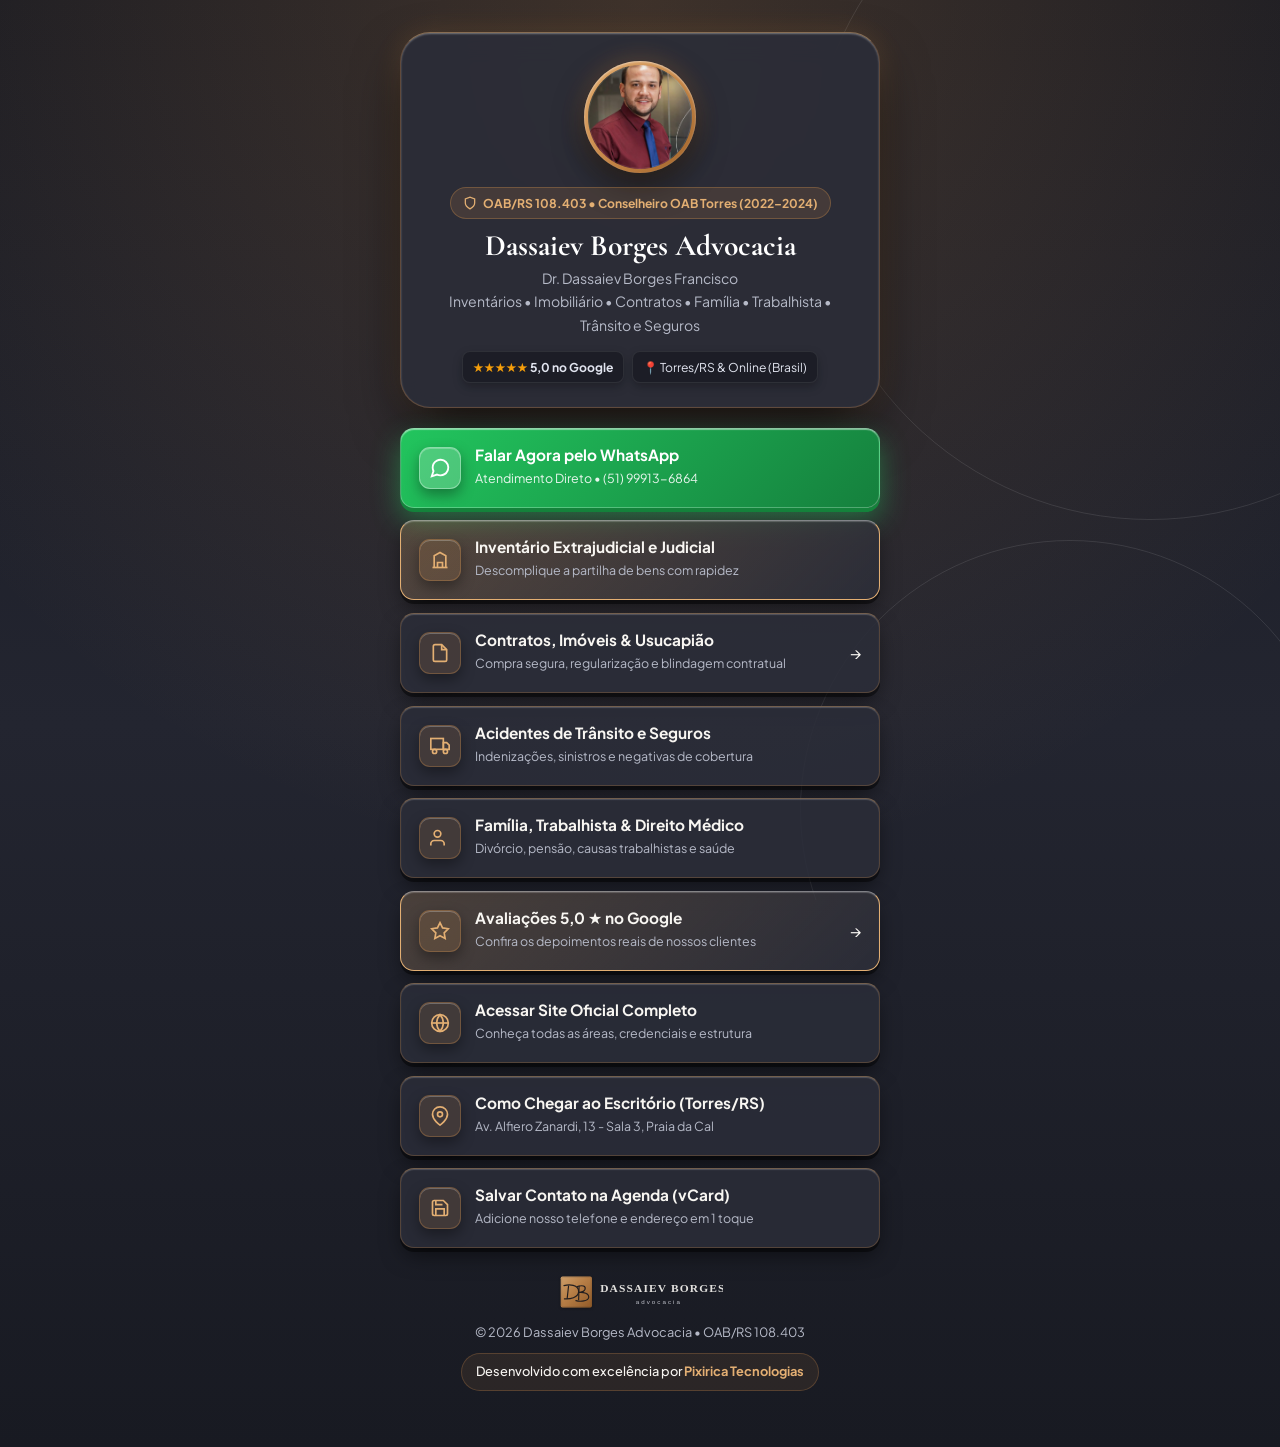
<file: bio.html>
<!DOCTYPE html>
<html lang="pt-BR" prefix="og: https://ogp.me/ns#">
<head>
  <meta charset="UTF-8" />
  <meta name="viewport" content="width=device-width, initial-scale=1.0" />
  <title>Links Oficiais | Dassaiev Borges Advocacia — OAB/RS 108.403 (Torres/RS e Online)</title>
  <meta name="description" content="Canais oficiais de atendimento de Dassaiev Borges Advocacia (OAB/RS 108.403). Inventários, Contratos, Imobiliário, Família, Trabalhista, Direito Médico e Acidentes de Trânsito. WhatsApp (51) 99913-6864." />
  <meta name="author" content="Dr. Dassaiev Borges Francisco - OAB/RS 108.403" />
  <meta name="creator" content="Pixirica Tecnologias" />
  <meta name="publisher" content="Pixirica Tecnologias" />
  <meta name="robots" content="index, follow" />

  <link rel="canonical" href="https://dassaievborgesadvocacia.com.br/bio.html" />
  <link rel="icon" type="image/svg+xml" href="assets/img/favicon.svg" />
  <meta name="theme-color" content="#181A22" />

  <!-- Open Graph -->
  <meta property="og:type" content="profile" />
  <meta property="og:locale" content="pt_BR" />
  <meta property="og:title" content="Dassaiev Borges Advocacia | Atendimento Jurídico (OAB/RS 108.403)" />
  <meta property="og:description" content="Toque para falar no WhatsApp (51) 99913-6864, acessar o site oficial, traçar rota até o escritório em Torres/RS ou conferir nossas avaliações 5,0 ★ no Google." />
  <meta property="og:image" content="assets/img/dr-dassaiev-hero.png" />

  <!-- Google Fonts -->
  <link rel="preconnect" href="https://fonts.googleapis.com" />
  <link rel="preconnect" href="https://fonts.gstatic.com" crossorigin />
  <link href="https://fonts.googleapis.com/css2?family=Cormorant+Garamond:wght@600;700&family=Plus+Jakarta+Sans:wght@400;500;600;700&display=swap" rel="stylesheet" />

  <link rel="stylesheet" href="assets/css/styles.css" />

  <!-- Schema.org JSON-LD ProfilePage + LegalService + Pixirica Tecnologias -->
  <script type="application/ld+json">
  {
    "@context": "https://schema.org",
    "@graph": [
      {
        "@type": "ProfilePage",
        "@id": "https://dassaievborgesadvocacia.com.br/bio.html#profilepage",
        "url": "https://dassaievborgesadvocacia.com.br/bio.html",
        "name": "Links Oficiais — Dassaiev Borges Advocacia (OAB/RS 108.403)",
        "inLanguage": "pt-BR",
        "mainEntity": {
          "@type": "LegalService",
          "name": "Dassaiev Borges Advocacia",
          "telephone": "+55-51-99913-6864",
          "address": {
            "@type": "PostalAddress",
            "streetAddress": "Avenida Alfiero Zanardi, 13, Sala 3, Praia da Cal",
            "addressLocality": "Torres",
            "addressRegion": "RS",
            "postalCode": "95560-000",
            "addressCountry": "BR"
          },
          "aggregateRating": {
            "@type": "AggregateRating",
            "ratingValue": "5.0",
            "bestRating": "5",
            "ratingCount": "7"
          },
          "sameAs": [
            "https://www.instagram.com/dassaievborgesadvocacia/",
            "https://www.google.com/search?q=Dassaiev+Borges+Advocacia&ie=UTF-8#lrd=0x9522690022da5e87:0x3b5a7b53486d9f1d,1,,,,"
          ]
        },
        "creator": {
          "@type": "Organization",
          "name": "Pixirica Tecnologias"
        },
        "publisher": {
          "@type": "Organization",
          "name": "Pixirica Tecnologias"
        }
      }
    ]
  }
  </script>
</head>
<body class="bio-body">
  <div class="bio-bg-arcs" aria-hidden="true"></div>
  <main class="bio-shell">
    <!-- Cabeçalho do Perfil -->
    <header class="bio-card-header">
      <div class="bio-avatar-wrap">
        <img
          src="assets/img/dr-dassaiev-hero.png"
          alt="Dr. Dassaiev Borges Francisco — Advogado OAB/RS 108.403"
          width="112"
          height="112"
        />
      </div>

      <div class="bio-verified-pill">
        <svg width="14" height="14" viewBox="0 0 24 24" fill="none" stroke="currentColor" stroke-width="2.2" aria-hidden="true"><path d="M12 22s8-4 8-10V5l-8-3-8 3v7c0 6 8 10 8 10z"/></svg>
        <span>OAB/RS 108.403 • Conselheiro OAB Torres (2022–2024)</span>
      </div>

      <h1 class="bio-title">Dassaiev Borges Advocacia</h1>
      <p class="bio-subtitle">
        Dr. Dassaiev Borges Francisco<br />
        Inventários • Imobiliário • Contratos • Família • Trabalhista • Trânsito e Seguros
      </p>

      <div class="bio-badges-row">
        <a
          href="https://www.google.com/search?q=Dassaiev+Borges+Advocacia&amp;ie=UTF-8#lrd=0x9522690022da5e87:0x3b5a7b53486d9f1d,1,,,,"
          target="_blank"
          rel="noopener noreferrer"
          class="bio-mini-badge"
          title="Ver avaliações 5 estrelas no Google"
        >
          <span style="color: var(--star-gold);">★★★★★</span> <strong>5,0 no Google</strong>
        </a>
        <span class="bio-mini-badge">📍 Torres/RS &amp; Online (Brasil)</span>
      </div>
    </header>

    <!-- Lista de Botões de Alta Conversão -->
    <nav class="bio-links-stack" aria-label="Links rápidos de atendimento">
      <!-- 1. Botão Principal WhatsApp -->
      <a
        href="https://wa.me/5551999136864?text=Ol%C3%A1%2C%20Dr.%20Dassaiev%20Borges!%20Vim%20pelo%20Link%20na%20Bio%20do%20Instagram%20e%20gostaria%20de%20atendimento%20jur%C3%ADdico."
        target="_blank"
        rel="noopener noreferrer"
        class="bio-link-btn bio-link-primary"
      >
        <div class="bio-link-left">
          <div class="bio-link-icon" aria-hidden="true">
            <svg width="22" height="22" viewBox="0 0 24 24" fill="none" stroke="currentColor" stroke-width="2"><path d="M21 11.5a8.38 8.38 0 0 1-.9 3.8 8.5 8.5 0 0 1-7.6 4.7 8.38 8.38 0 0 1-3.8-.9L3 21l1.9-5.7a8.38 8.38 0 0 1-.9-3.8 8.5 8.5 0 0 1 4.7-7.6 8.38 8.38 0 0 1 3.8-.9h.5a8.48 8.48 0 0 1 8 8v.5z"/></svg>
          </div>
          <div class="bio-link-text">
            <strong>Falar Agora pelo WhatsApp</strong>
            <span>Atendimento Direto • (51) 99913-6864</span>
          </div>
        </div>
        <span aria-hidden="true">→</span>
      </a>

      <!-- 2. Inventário e Partilha de Bens -->
      <a
        href="https://wa.me/5551999136864?text=Ol%C3%A1%2C%20Dr.%20Dassaiev!%20Vim%20pelo%20Instagram%20e%20preciso%20de%20orienta%C3%A7%C3%A3o%20sobre%20Invent%C3%A1rio%20e%20Partilha%20de%20Bens."
        target="_blank"
        rel="noopener noreferrer"
        class="bio-link-btn bio-link-bronze"
      >
        <div class="bio-link-left">
          <div class="bio-link-icon" aria-hidden="true">
            <svg width="20" height="20" viewBox="0 0 24 24" fill="none" stroke="currentColor" stroke-width="2"><path d="M3 21h18"/><path d="M5 21V7l7-4 7 4v14"/><path d="M9 21v-6h6v6"/></svg>
          </div>
          <div class="bio-link-text">
            <strong>Inventário Extrajudicial e Judicial</strong>
            <span>Descomplique a partilha de bens com rapidez</span>
          </div>
        </div>
        <span aria-hidden="true">→</span>
      </a>

      <!-- 3. Direito Imobiliário, Contratos e Usucapião -->
      <a
        href="https://wa.me/5551999136864?text=Ol%C3%A1%2C%20Dr.%20Dassaiev!%20Preciso%20de%20assessoria%20em%20Contratos%2C%20Direito%20Imobili%C3%A1rio%20ou%20Usucapi%C3%A3o."
        target="_blank"
        rel="noopener noreferrer"
        class="bio-link-btn"
      >
        <div class="bio-link-left">
          <div class="bio-link-icon" aria-hidden="true">
            <svg width="20" height="20" viewBox="0 0 24 24" fill="none" stroke="currentColor" stroke-width="2"><path d="M14 2H6a2 2 0 0 0-2 2v16a2 2 0 0 0 2 2h12a2 2 0 0 0 2-2V8z"/><polyline points="14 2 14 8 20 8"/></svg>
          </div>
          <div class="bio-link-text">
            <strong>Contratos, Imóveis &amp; Usucapião</strong>
            <span>Compra segura, regularização e blindagem contratual</span>
          </div>
        </div>
        <span aria-hidden="true">→</span>
      </a>

      <!-- 4. Acidentes de Trânsito e Seguros -->
      <a
        href="https://wa.me/5551999136864?text=Ol%C3%A1%2C%20Dr.%20Dassaiev!%20Gostaria%20de%20orienta%C3%A7%C3%A3o%20sobre%20Acidente%20de%20Tr%C3%A2nsito%20ou%20Seguro."
        target="_blank"
        rel="noopener noreferrer"
        class="bio-link-btn"
      >
        <div class="bio-link-left">
          <div class="bio-link-icon" aria-hidden="true">
            <svg width="20" height="20" viewBox="0 0 24 24" fill="none" stroke="currentColor" stroke-width="2"><rect x="1" y="3" width="15" height="13"/><polygon points="16 8 20 8 23 11 23 16 16 16 16 8"/><circle cx="5.5" cy="18.5" r="2.5"/><circle cx="18.5" cy="18.5" r="2.5"/></svg>
          </div>
          <div class="bio-link-text">
            <strong>Acidentes de Trânsito e Seguros</strong>
            <span>Indenizações, sinistros e negativas de cobertura</span>
          </div>
        </div>
        <span aria-hidden="true">→</span>
      </a>

      <!-- 5. Família, Trabalhista e Direito Médico -->
      <a
        href="https://wa.me/5551999136864?text=Ol%C3%A1%2C%20Dr.%20Dassaiev!%20Gostaria%20de%20orienta%C3%A7%C3%A3o%20em%20Direito%20de%20Fam%C3%ADlia%2C%20Trabalhista%20ou%20Direito%20M%C3%A9dico."
        target="_blank"
        rel="noopener noreferrer"
        class="bio-link-btn"
      >
        <div class="bio-link-left">
          <div class="bio-link-icon" aria-hidden="true">
            <svg width="20" height="20" viewBox="0 0 24 24" fill="none" stroke="currentColor" stroke-width="2"><path d="M17 21v-2a4 4 0 0 0-4-4H5a4 4 0 0 0-4 4v2"/><circle cx="9" cy="7" r="4"/></svg>
          </div>
          <div class="bio-link-text">
            <strong>Família, Trabalhista &amp; Direito Médico</strong>
            <span>Divórcio, pensão, causas trabalhistas e saúde</span>
          </div>
        </div>
        <span aria-hidden="true">→</span>
      </a>

      <!-- 6. Avaliações 5.0 no Google (Link Oficial Enviado) -->
      <a
        href="https://www.google.com/search?q=Dassaiev+Borges+Advocacia&amp;ie=UTF-8#lrd=0x9522690022da5e87:0x3b5a7b53486d9f1d,1,,,,"
        target="_blank"
        rel="noopener noreferrer"
        class="bio-link-btn bio-link-bronze"
      >
        <div class="bio-link-left">
          <div class="bio-link-icon" aria-hidden="true">
            <svg width="20" height="20" viewBox="0 0 24 24" fill="none" stroke="currentColor" stroke-width="2"><polygon points="12 2 15.09 8.26 22 9.27 17 14.14 18.18 21.02 12 17.77 5.82 21.02 7 14.14 2 9.27 8.91 8.26 12 2"/></svg>
          </div>
          <div class="bio-link-text">
            <strong>Avaliações 5,0 ★ no Google</strong>
            <span>Confira os depoimentos reais de nossos clientes</span>
          </div>
        </div>
        <span aria-hidden="true">→</span>
      </a>

      <!-- 7. Site Completo -->
      <a href="index.html" class="bio-link-btn">
        <div class="bio-link-left">
          <div class="bio-link-icon" aria-hidden="true">
            <svg width="20" height="20" viewBox="0 0 24 24" fill="none" stroke="currentColor" stroke-width="2"><circle cx="12" cy="12" r="10"/><line x1="2" y1="12" x2="22" y2="12"/><path d="M12 2a15.3 15.3 0 0 1 4 10 15.3 15.3 0 0 1-4 10 15.3 15.3 0 0 1-4-10 15.3 15.3 0 0 1 4-10z"/></svg>
          </div>
          <div class="bio-link-text">
            <strong>Acessar Site Oficial Completo</strong>
            <span>Conheça todas as áreas, credenciais e estrutura</span>
          </div>
        </div>
        <span aria-hidden="true">→</span>
      </a>

      <!-- 8. Localização no Google Maps -->
      <a
        href="https://www.google.com/maps?cid=4276856554877706013"
        target="_blank"
        rel="noopener noreferrer"
        class="bio-link-btn"
      >
        <div class="bio-link-left">
          <div class="bio-link-icon" aria-hidden="true">
            <svg width="20" height="20" viewBox="0 0 24 24" fill="none" stroke="currentColor" stroke-width="2"><path d="M21 10c0 7-9 13-9 13s-9-6-9-13a9 9 0 0 1 18 0z"/><circle cx="12" cy="10" r="3"/></svg>
          </div>
          <div class="bio-link-text">
            <strong>Como Chegar ao Escritório (Torres/RS)</strong>
            <span>Av. Alfiero Zanardi, 13 - Sala 3, Praia da Cal</span>
          </div>
        </div>
        <span aria-hidden="true">→</span>
      </a>

      <!-- 9. Salvar na Agenda (.vcf) -->
      <a href="dassaiev-borges.vcf" download class="bio-link-btn">
        <div class="bio-link-left">
          <div class="bio-link-icon" aria-hidden="true">
            <svg width="20" height="20" viewBox="0 0 24 24" fill="none" stroke="currentColor" stroke-width="2"><path d="M19 21H5a2 2 0 0 1-2-2V5a2 2 0 0 1 2-2h11l5 5v11a2 2 0 0 1-2 2z"/><polyline points="17 21 17 13 7 13 7 21"/><polyline points="7 3 7 8 15 8"/></svg>
          </div>
          <div class="bio-link-text">
            <strong>Salvar Contato na Agenda (vCard)</strong>
            <span>Adicione nosso telefone e endereço em 1 toque</span>
          </div>
        </div>
        <span aria-hidden="true">↓</span>
      </a>
    </nav>

    <!-- Rodapé do Link na Bio com Assinatura Pixirica Tecnologias -->
    <footer style="text-align: center; font-size: 0.8rem; color: var(--text-muted-on-dark); display: grid; gap: 10px; justify-items: center;">
      <img src="assets/img/logo-db.svg" alt="Dassaiev Borges Advocacia" width="165" height="40" style="outline: none; opacity: 0.9;" />
      <p>© <span data-current-year>2026</span> Dassaiev Borges Advocacia • OAB/RS 108.403</p>
      <p class="pixirica-signature">
        <span>Desenvolvido com excelência por <strong>Pixirica Tecnologias</strong></span>
      </p>
    </footer>
  </main>

  <script src="assets/js/main.js" defer></script>
</body>
</html>
</file>
<file: assets/css/styles.css>
/* ==========================================================================
   DASSAIEV BORGES ADVOCACIA — DESIGN SYSTEM & HIGH-CONVERSION STYLES
   Desenvolvido com excelência por Pixirica Tecnologias
   ========================================================================== */

:root {
  /* Paleta Oficial Extraída da Identidade Dassaiev Borges Advocacia */
  --bg-obsidian: #181A22;
  --bg-slate-primary: #1E2029;
  --bg-slate-card: #2B2D38;
  --bg-slate-elevated: #333645;
  --bg-ivory: #F6F4EF;
  --bg-ivory-card: #FFFFFF;
  --bg-ivory-subtle: #ECE8DF;

  /* Tons de Cobre / Bronze Dourado Institucional (Monograma DB) */
  --bronze-primary: #C98A4B;
  --bronze-light: #E3AF73;
  --bronze-dark: #9E6229;
  --bronze-glow: rgba(201, 138, 75, 0.22);
  --bronze-border: rgba(201, 138, 75, 0.34);

  /* Textos e Contraste */
  --text-on-dark: #F8F6F2;
  --text-muted-on-dark: #B6BAC8;
  --text-subtle-on-dark: #8A8F9E;
  --text-on-light: #1C1E26;
  --text-muted-on-light: #4A4E5D;

  /* Cores de Ação e Status */
  --whatsapp-green: #20B858;
  --whatsapp-green-hover: #189E48;
  --whatsapp-glow: rgba(32, 184, 88, 0.28);
  --star-gold: #F59E0B;

  /* Tipografia */
  --font-serif: 'Cormorant Garamond', Georgia, 'Times New Roman', serif;
  --font-sans: 'Plus Jakarta Sans', -apple-system, BlinkMacSystemFont, 'Segoe UI', Roboto, sans-serif;

  /* Layout & Raios Concêntricos */
  --container-max: 1240px;
  --radius-sm: 8px;
  --radius-md: 14px;
  --radius-lg: 22px;
  --radius-xl: 30px;

  /* Sombras em Camadas & Profundidade 3D */
  --shadow-sm: 0 4px 12px rgba(0, 0, 0, 0.14);
  --shadow-md: 0 12px 32px rgba(0, 0, 0, 0.26);
  --shadow-lg: 0 24px 56px rgba(0, 0, 0, 0.38);
  --shadow-light-card: 0 12px 32px rgba(24, 26, 34, 0.07);

  /* Tokens de Profundidade e Luz Especular 3D */
  --perspective-stage: 1200px;
  --shadow-3d-card: 0 16px 36px -8px rgba(0, 0, 0, 0.65), 0 6px 14px -2px rgba(0, 0, 0, 0.45), inset 0 1px 0 rgba(255, 255, 255, 0.16), inset 0 -1px 0 rgba(0, 0, 0, 0.35);
  --shadow-3d-card-hover: 0 26px 56px -10px rgba(0, 0, 0, 0.8), 0 10px 24px -2px rgba(201, 138, 75, 0.25), inset 0 1px 1px rgba(255, 255, 255, 0.28), inset 0 -1px 0 rgba(201, 138, 75, 0.4);
  --shadow-3d-btn-green: 0 4px 0 #15833c, 0 10px 22px -3px rgba(37, 211, 102, 0.45), inset 0 1px 1px rgba(255, 255, 255, 0.45);
  --shadow-3d-btn-green-hover: 0 6px 0 #15833c, 0 14px 28px -3px rgba(37, 211, 102, 0.55), inset 0 1px 1px rgba(255, 255, 255, 0.55);
  --shadow-3d-btn-bronze: 0 4px 0 #854f1f, 0 10px 22px -3px rgba(201, 138, 75, 0.45), inset 0 1px 1px rgba(255, 255, 255, 0.45);
  --shadow-3d-btn-bronze-hover: 0 6px 0 #854f1f, 0 14px 28px -3px rgba(201, 138, 75, 0.55), inset 0 1px 1px rgba(255, 255, 255, 0.55);
}

/* Reset & Base */
*,
*::before,
*::after {
  box-sizing: border-box;
  margin: 0;
  padding: 0;
}

html {
  scroll-behavior: smooth;
  -webkit-font-smoothing: antialiased;
  -moz-osx-font-smoothing: grayscale;
  text-size-adjust: 100%;
}

body {
  font-family: var(--font-sans);
  background-color: var(--bg-slate-primary);
  color: var(--text-on-dark);
  line-height: 1.65;
  overflow-x: hidden;
  position: relative;
}

img {
  max-width: 100%;
  height: auto;
  display: block;
  outline: 1px solid rgba(255, 255, 255, 0.1);
  outline-offset: -1px;
}

h1, h2, h3, h4 {
  font-family: var(--font-serif);
  line-height: 1.15;
  text-wrap: balance;
  font-weight: 700;
}

p, li, dd {
  text-wrap: pretty;
}

.tabular-nums {
  font-variant-numeric: tabular-nums;
}

a {
  color: inherit;
  text-decoration: none;
  transition-property: color, background-color, border-color, transform, box-shadow, opacity;
  transition-duration: 180ms;
  transition-timing-function: ease-out;
}

button, select, input, textarea {
  font-family: inherit;
  font-size: inherit;
}

:focus-visible {
  outline: 2px solid var(--bronze-light);
  outline-offset: 3px;
}

.skip-link {
  position: absolute;
  top: -100px;
  left: 16px;
  background: var(--bronze-primary);
  color: #111;
  font-weight: 700;
  padding: 10px 18px;
  border-radius: var(--radius-sm);
  z-index: 9999;
}

.skip-link:focus {
  top: 12px;
}

.container {
  width: 100%;
  max-width: var(--container-max);
  margin: 0 auto;
  padding: 0 24px;
}

/* Grafismos de Arcos Entrelaçados (Assinatura Visual das Postagens) */
.arc-backdrop {
  position: relative;
  overflow: hidden;
}

body.arc-backdrop {
  overflow-x: hidden !important;
  overflow-y: auto !important;
}

.arc-backdrop::before,
.arc-backdrop::after {
  content: "";
  position: absolute;
  border-radius: 50%;
  border: 1px solid rgba(255, 255, 255, 0.11);
  pointer-events: none;
  z-index: 0;
}

.arc-backdrop::before {
  width: 680px;
  height: 680px;
  top: -160px;
  right: -210px;
}

.arc-backdrop::after {
  width: 540px;
  height: 540px;
  bottom: -180px;
  right: -60px;
}

/* ==========================================================================
   TOPBAR INSTITUCIONAL
   ========================================================================== */
.topbar {
  background-color: var(--bg-obsidian);
  border-bottom: 1px solid rgba(255, 255, 255, 0.08);
  font-size: 0.82rem;
  padding: 9px 0;
  color: var(--text-muted-on-dark);
  position: relative;
  z-index: 60;
}

.topbar-inner {
  display: flex;
  align-items: center;
  justify-content: space-between;
  flex-wrap: wrap;
  gap: 12px;
}

.topbar-items {
  display: flex;
  align-items: center;
  flex-wrap: wrap;
  gap: 18px;
}

.topbar-item {
  display: inline-flex;
  align-items: center;
  gap: 6px;
}

.topbar-item svg {
  width: 14px;
  height: 14px;
  color: var(--bronze-light);
  flex-shrink: 0;
}

.topbar-highlight {
  color: var(--bronze-light);
  font-weight: 600;
}

/* ==========================================================================
   HEADER / NAVEGAÇÃO PRINCIPAL
   ========================================================================== */
.site-header {
  position: sticky;
  top: 0;
  z-index: 100;
  background: rgba(30, 32, 41, 0.92);
  backdrop-filter: blur(14px);
  -webkit-backdrop-filter: blur(14px);
  border-bottom: 1px solid rgba(201, 138, 75, 0.2);
}

.header-inner {
  display: flex;
  align-items: center;
  justify-content: space-between;
  min-height: 80px;
  gap: 20px;
}

.brand-logo {
  display: inline-flex;
  align-items: center;
  gap: 12px;
  min-height: 44px;
}

.brand-logo img {
  height: 50px;
  width: auto;
  outline: none;
}

.main-nav {
  display: flex;
  align-items: center;
  gap: 26px;
}

.nav-link {
  font-size: 0.92rem;
  font-weight: 500;
  color: var(--text-muted-on-dark);
  padding: 8px 4px;
  position: relative;
}

.nav-link::after {
  content: "";
  position: absolute;
  left: 0;
  bottom: 2px;
  width: 0;
  height: 2px;
  background: linear-gradient(90deg, var(--bronze-light), var(--bronze-primary));
  transition-property: width;
  transition-duration: 200ms;
  transition-timing-function: ease-out;
}

.nav-link:hover {
  color: var(--text-on-dark);
}

.nav-link:hover::after {
  width: 100%;
}

.header-actions {
  display: flex;
  align-items: center;
  gap: 12px;
}

.phone-text-desktop {
  display: inline;
}

.phone-text-mobile {
  display: none;
}

.menu-toggle {
  display: none;
  background: var(--bg-slate-card);
  border: 1px solid var(--bronze-border);
  color: var(--text-on-dark);
  width: 44px;
  height: 44px;
  border-radius: var(--radius-sm);
  align-items: center;
  justify-content: center;
  cursor: pointer;
}

/* ==========================================================================
   BOTÕES DE ALTA CONVERSÃO COM RESPOSTA TÁTIL 3D
   ========================================================================== */
.btn {
  display: inline-flex;
  align-items: center;
  justify-content: center;
  gap: 10px;
  min-height: 48px;
  padding: 13px 24px;
  border-radius: var(--radius-md);
  font-weight: 600;
  font-size: 0.96rem;
  cursor: pointer;
  border: 1px solid transparent;
  text-align: center;
  position: relative;
  transform-style: preserve-3d;
  will-change: transform, box-shadow;
  transition-property: transform, background-color, border-color, box-shadow, color;
  transition-duration: 180ms;
  transition-timing-function: cubic-bezier(0.2, 0.8, 0.2, 1);
}

.btn:active {
  transform: translateY(3px) scale(0.98);
}

.btn svg {
  width: 19px;
  height: 19px;
  flex-shrink: 0;
  transition: transform 0.2s ease;
}

.btn:hover svg {
  transform: translateZ(12px) scale(1.08);
}

.btn-whatsapp {
  background: linear-gradient(135deg, #24CC63 0%, #199E49 100%);
  color: #FFFFFF;
  box-shadow: var(--shadow-3d-btn-green);
  border-top: 1px solid rgba(255, 255, 255, 0.4);
}

.btn-whatsapp:hover {
  background: linear-gradient(135deg, #28D96B 0%, #168B40 100%);
  transform: translateY(-2px);
  box-shadow: var(--shadow-3d-btn-green-hover);
}

.btn-whatsapp:active {
  transform: translateY(3px) scale(0.98);
  box-shadow: 0 1px 0 #15833c, 0 4px 10px rgba(0, 0, 0, 0.4), inset 0 2px 4px rgba(0, 0, 0, 0.25);
}

.btn-bronze {
  background: linear-gradient(135deg, var(--bronze-light) 0%, var(--bronze-primary) 55%, var(--bronze-dark) 100%);
  color: #16171D;
  font-weight: 700;
  box-shadow: var(--shadow-3d-btn-bronze);
  border-top: 1px solid rgba(255, 255, 255, 0.5);
}

.btn-bronze:hover {
  transform: translateY(-2px);
  box-shadow: var(--shadow-3d-btn-bronze-hover);
}

.btn-bronze:active {
  transform: translateY(3px) scale(0.98);
  box-shadow: 0 1px 0 #854f1f, 0 4px 10px rgba(0, 0, 0, 0.4), inset 0 2px 4px rgba(0, 0, 0, 0.25);
}

.btn-outline-bronze {
  background: rgba(201, 138, 75, 0.08);
  border-color: var(--bronze-border);
  color: var(--bronze-light);
  box-shadow: 0 4px 12px rgba(0, 0, 0, 0.2), inset 0 1px 0 rgba(255, 255, 255, 0.1);
}

.btn-outline-bronze:hover {
  background: rgba(201, 138, 75, 0.2);
  border-color: var(--bronze-light);
  color: #FFFFFF;
  transform: translateY(-2px);
  box-shadow: 0 8px 20px rgba(201, 138, 75, 0.25), inset 0 1px 0 rgba(255, 255, 255, 0.2);
}

.btn-outline-bronze:active {
  transform: translateY(2px) scale(0.98);
  box-shadow: 0 2px 6px rgba(0, 0, 0, 0.3);
}

.btn-sm {
  min-height: 42px;
  padding: 9px 18px;
  font-size: 0.88rem;
}

.btn-lg {
  min-height: 56px;
  padding: 16px 30px;
  font-size: 1.04rem;
}

/* ==========================================================================
   HERO SECTION (ACIMA DA DOBRA — 100% CONVERSÃO)
   ========================================================================== */
.hero {
  position: relative;
  padding: 68px 0 84px;
  background:
    radial-gradient(circle at 18% 20%, rgba(201, 138, 75, 0.16) 0%, transparent 45%),
    radial-gradient(circle at 82% 70%, rgba(201, 138, 75, 0.12) 0%, transparent 50%),
    linear-gradient(180deg, var(--bg-obsidian) 0%, var(--bg-slate-primary) 55%, var(--bg-slate-card) 100%);
  border-bottom: 1px solid rgba(201, 138, 75, 0.22);
}

.hero-grid {
  display: grid;
  grid-template-columns: 1.18fr 0.82fr;
  gap: 52px;
  align-items: center;
  position: relative;
  z-index: 2;
}

.authority-pill {
  display: inline-flex;
  align-items: center;
  flex-wrap: wrap;
  gap: 8px;
  padding: 8px 16px;
  background: rgba(201, 138, 75, 0.12);
  border: 1px solid var(--bronze-border);
  border-radius: 999px;
  color: var(--bronze-light);
  font-size: 0.83rem;
  font-weight: 600;
  letter-spacing: 0.02em;
  margin-bottom: 22px;
}

.authority-pill .stars {
  color: var(--star-gold);
  letter-spacing: 1px;
}

.hero-title {
  font-size: clamp(2.35rem, 4.3vw, 3.85rem);
  color: var(--text-on-dark);
  margin-bottom: 22px;
  letter-spacing: -0.01em;
}

.brush-highlight {
  position: relative;
  display: inline-block;
  color: var(--bronze-light);
  z-index: 1;
}

.brush-highlight::after {
  content: "";
  position: absolute;
  left: -4px;
  right: -4px;
  bottom: 4px;
  height: 11px;
  background: linear-gradient(90deg, rgba(201, 138, 75, 0.38), rgba(201, 138, 75, 0.12));
  border-radius: 4px;
  z-index: -1;
}

.hero-lead {
  font-size: clamp(1.04rem, 1.3vw, 1.18rem);
  color: var(--text-muted-on-dark);
  margin-bottom: 28px;
  max-width: 640px;
}

.hero-lead strong {
  color: var(--text-on-dark);
  font-weight: 600;
}

.hero-Micro-proof {
  display: grid;
  grid-template-columns: repeat(2, minmax(0, 1fr));
  gap: 12px;
  margin-bottom: 32px;
  list-style: none;
}

.hero-Micro-proof li {
  display: flex;
  align-items: center;
  gap: 10px;
  font-size: 0.92rem;
  color: #E2E5F0;
  background: rgba(43, 45, 56, 0.65);
  border: 1px solid rgba(255, 255, 255, 0.07);
  padding: 10px 14px;
  border-radius: var(--radius-sm);
}

.hero-Micro-proof svg {
  width: 18px;
  height: 18px;
  color: var(--bronze-light);
  flex-shrink: 0;
}

.hero-cta-group {
  display: flex;
  flex-wrap: wrap;
  gap: 14px;
  margin-bottom: 22px;
}

.hero-trust-note {
  display: flex;
  align-items: center;
  gap: 10px;
  font-size: 0.84rem;
  color: var(--text-subtle-on-dark);
}

.hero-trust-note span.pulse-dot {
  width: 9px;
  height: 9px;
  border-radius: 50%;
  background-color: var(--whatsapp-green);
  box-shadow: 0 0 0 5px rgba(32, 184, 88, 0.2);
  display: inline-block;
}

/* Coluna da Foto Hero com Efeito 3D Esculpido */
.hero-visual {
  position: relative;
  perspective: var(--perspective-stage);
  transform-style: preserve-3d;
}

.hero-portrait-frame {
  position: relative;
  border-radius: var(--radius-xl);
  padding: 12px;
  background: linear-gradient(145deg, rgba(227, 175, 115, 0.45) 0%, rgba(43, 45, 56, 0.85) 50%, rgba(201, 138, 75, 0.35) 100%);
  border: 1px solid rgba(227, 175, 115, 0.4);
  box-shadow: 0 26px 60px -12px rgba(0, 0, 0, 0.75), 0 0 35px rgba(201, 138, 75, 0.22), inset 0 1px 2px rgba(255, 255, 255, 0.35), inset 0 -2px 4px rgba(201, 138, 75, 0.4);
  transform-style: preserve-3d;
  will-change: transform, box-shadow;
  animation: heroFloat3D 7s ease-in-out infinite alternate;
  transition: transform 0.3s cubic-bezier(0.2, 0.8, 0.2, 1), box-shadow 0.3s ease;
}

.hero-portrait-frame:hover {
  box-shadow: 0 34px 72px -12px rgba(0, 0, 0, 0.85), 0 0 45px rgba(201, 138, 75, 0.35), inset 0 1px 2px rgba(255, 255, 255, 0.45);
}

.hero-portrait-inner {
  position: relative;
  border-radius: calc(var(--radius-xl) - 10px);
  overflow: hidden;
  background: var(--bg-slate-card);
  aspect-ratio: 4 / 5;
  transform: translateZ(14px);
  transform-style: preserve-3d;
}

.hero-portrait-inner img {
  width: 100%;
  height: 100%;
  object-fit: cover;
  object-position: center top;
  transition: transform 0.6s cubic-bezier(0.2, 0.8, 0.2, 1);
}

.hero-portrait-frame:hover .hero-portrait-inner img {
  transform: scale(1.03);
}

.hero-portrait-inner::after {
  content: "";
  position: absolute;
  inset: 0;
  background: linear-gradient(180deg, transparent 55%, rgba(24, 26, 34, 0.94) 100%);
  pointer-events: none;
}

.hero-caption-overlay {
  position: absolute;
  bottom: 18px;
  left: 18px;
  right: 18px;
  z-index: 3;
  display: flex;
  align-items: flex-end;
  justify-content: space-between;
  gap: 12px;
  padding: 12px 18px;
  border-radius: var(--radius-md);
  background: rgba(24, 26, 34, 0.88);
  backdrop-filter: blur(14px);
  -webkit-backdrop-filter: blur(14px);
  border: 1px solid rgba(201, 138, 75, 0.35);
  box-shadow: 0 14px 28px -4px rgba(0, 0, 0, 0.6), inset 0 1px 0 rgba(255, 255, 255, 0.2);
  transform: translateZ(36px);
  transform-style: preserve-3d;
}

.hero-lawyer-badge h2 {
  font-size: 1.45rem;
  color: #FFFFFF;
  margin-bottom: 2px;
}

.hero-lawyer-badge p {
  font-size: 0.83rem;
  color: var(--bronze-light);
  font-weight: 600;
  letter-spacing: 0.04em;
  text-transform: uppercase;
}


/* ==========================================================================
   TRUST BAR (CREDENCIAIS VERIFICÁVEIS)
   ========================================================================== */
.trust-strip {
  background: var(--bg-obsidian);
  border-bottom: 1px solid rgba(255, 255, 255, 0.08);
  padding: 28px 0;
}

.trust-grid {
  display: grid;
  grid-template-columns: repeat(4, minmax(0, 1fr));
  gap: 22px;
}

.trust-card {
  display: flex;
  align-items: center;
  gap: 14px;
  padding: 14px 18px;
  background: rgba(43, 45, 56, 0.45);
  border: 1px solid rgba(201, 138, 75, 0.16);
  border-radius: var(--radius-md);
}

.trust-icon {
  width: 46px;
  height: 46px;
  border-radius: 12px;
  background: rgba(201, 138, 75, 0.14);
  border: 1px solid var(--bronze-border);
  display: flex;
  align-items: center;
  justify-content: center;
  color: var(--bronze-light);
  flex-shrink: 0;
}

.trust-card strong {
  display: block;
  font-size: 0.96rem;
  color: var(--text-on-dark);
}

.trust-card span {
  font-size: 0.8rem;
  color: var(--text-muted-on-dark);
}

/* ==========================================================================
   SEÇÕES GERAIS E CABEÇALHOS
   ========================================================================== */
.section {
  padding: 92px 0;
  position: relative;
}

.section-dark {
  background-color: var(--bg-slate-primary);
  color: var(--text-on-dark);
}

.section-slate {
  background-color: var(--bg-slate-card);
  color: var(--text-on-dark);
}

.section-ivory {
  background-color: var(--bg-ivory);
  color: var(--text-on-light);
}

.section-header {
  max-width: 760px;
  margin: 0 auto 56px;
  text-align: center;
}

.eyebrow {
  display: inline-flex;
  align-items: center;
  gap: 8px;
  font-size: 0.8rem;
  font-weight: 700;
  text-transform: uppercase;
  letter-spacing: 0.12em;
  color: var(--bronze-light);
  margin-bottom: 12px;
}

.section-ivory .eyebrow {
  color: var(--bronze-dark);
}

.section-title {
  font-size: clamp(2rem, 3.4vw, 3rem);
  margin-bottom: 16px;
}

.section-subtitle {
  font-size: 1.05rem;
  color: var(--text-muted-on-dark);
}

.section-ivory .section-subtitle {
  color: var(--text-muted-on-light);
}

/* ==========================================================================
   ÁREAS DE ATUAÇÃO (CARDS COM PROFUNDIDADE 3D E PARALLAX)
   ========================================================================== */
.areas-grid {
  display: grid;
  grid-template-columns: repeat(3, minmax(0, 1fr));
  gap: 26px;
  position: relative;
  z-index: 2;
  perspective: var(--perspective-stage);
}

.area-card {
  background: linear-gradient(165deg, rgba(51, 54, 69, 0.72) 0%, rgba(30, 32, 41, 0.95) 100%);
  border: 1px solid rgba(201, 138, 75, 0.22);
  border-top: 1px solid rgba(227, 175, 115, 0.4);
  border-radius: var(--radius-lg);
  padding: 30px 26px;
  display: flex;
  flex-direction: column;
  justify-content: space-between;
  position: relative;
  overflow: hidden;
  box-shadow: var(--shadow-3d-card);
  transform-style: preserve-3d;
  will-change: transform, box-shadow;
  transition-property: transform, border-color, box-shadow;
  transition-duration: 280ms;
  transition-timing-function: cubic-bezier(0.2, 0.8, 0.2, 1);
}

.area-card::before {
  content: "";
  position: absolute;
  inset: 0;
  border-radius: inherit;
  background: radial-gradient(circle at var(--spot-x, 50%) var(--spot-y, 50%), rgba(255, 255, 255, 0.14) 0%, transparent 60%);
  opacity: 0;
  pointer-events: none;
  transition: opacity 0.3s ease;
  z-index: 1;
}

.area-card:hover {
  transform: perspective(1000px) translateY(-8px) rotateX(var(--rot-x, 2deg)) rotateY(var(--rot-y, -2deg)) translateZ(14px);
  border-color: var(--bronze-light);
  box-shadow: var(--shadow-3d-card-hover);
}

.area-card:hover::before {
  opacity: 1;
}

.area-card:active {
  transform: perspective(1000px) scale(0.98) translateY(2px) translateZ(-4px);
  box-shadow: 0 6px 14px rgba(0, 0, 0, 0.5), inset 0 2px 4px rgba(0, 0, 0, 0.3);
}

.area-card-featured {
  grid-column: span 2;
  background: linear-gradient(135deg, rgba(201, 138, 75, 0.18) 0%, rgba(43, 45, 56, 0.96) 65%);
  border-color: var(--bronze-light);
  border-top: 1px solid rgba(255, 255, 255, 0.45);
}

.area-top {
  margin-bottom: 22px;
  transform: translateZ(12px);
}

.area-badge-row {
  display: flex;
  align-items: center;
  justify-content: space-between;
  margin-bottom: 18px;
}

.area-icon {
  width: 52px;
  height: 52px;
  border-radius: 14px;
  background: rgba(201, 138, 75, 0.18);
  border: 1px solid var(--bronze-border);
  display: flex;
  align-items: center;
  justify-content: center;
  color: var(--bronze-light);
  transform: translateZ(26px);
  box-shadow: 0 8px 18px rgba(0, 0, 0, 0.4), inset 0 1px 1px rgba(255, 255, 255, 0.3);
  transition: transform 0.25s ease;
}

.area-card:hover .area-icon {
  transform: translateZ(32px) scale(1.08);
}

.area-icon svg {
  width: 25px;
  height: 25px;
}

.area-tag {
  font-size: 0.75rem;
  font-weight: 600;
  padding: 5px 11px;
  border-radius: 999px;
  background: rgba(255, 255, 255, 0.06);
  color: var(--bronze-light);
  border: 1px solid rgba(201, 138, 75, 0.25);
}

.area-card h3 {
  font-size: 1.6rem;
  color: var(--text-on-dark);
  margin-bottom: 12px;
}

.area-card p {
  font-size: 0.95rem;
  color: var(--text-muted-on-dark);
  margin-bottom: 16px;
}

.area-bullets {
  list-style: none;
  margin-bottom: 22px;
  display: grid;
  gap: 8px;
}

.area-bullets li {
  display: flex;
  align-items: flex-start;
  gap: 8px;
  font-size: 0.87rem;
  color: #DCE0EC;
}

.area-bullets svg {
  width: 16px;
  height: 16px;
  color: var(--bronze-light);
  margin-top: 3px;
  flex-shrink: 0;
}

.area-cta {
  display: inline-flex;
  align-items: center;
  justify-content: space-between;
  width: 100%;
  padding: 12px 16px;
  border-radius: var(--radius-sm);
  background: rgba(201, 138, 75, 0.12);
  border: 1px solid var(--bronze-border);
  color: var(--bronze-light);
  font-weight: 600;
  font-size: 0.89rem;
}

.area-cta:hover {
  background: var(--bronze-primary);
  color: #14161D;
}

/* ==========================================================================
   DESTAQUE INVENTÁRIO EXTRAJUDICIAL & IMOBILIÁRIO (SEÇÃO MARFIM / IVORY)
   ========================================================================== */
.spotlight-grid {
  display: grid;
  grid-template-columns: 1.05fr 0.95fr;
  gap: 48px;
  align-items: center;
}

.pillars-list {
  display: grid;
  grid-template-columns: repeat(2, minmax(0, 1fr));
  gap: 18px;
  margin: 28px 0 32px;
  perspective: var(--perspective-stage);
}

.pillar-box {
  background: var(--bg-ivory-card);
  border: 1px solid rgba(28, 30, 38, 0.1);
  border-left: 5px solid var(--bronze-primary);
  border-radius: var(--radius-md);
  padding: 22px;
  box-shadow: 0 10px 24px -4px rgba(28, 30, 38, 0.08), 0 2px 6px rgba(0, 0, 0, 0.04), inset 0 1px 0 rgba(255, 255, 255, 0.9);
  transform-style: preserve-3d;
  will-change: transform, box-shadow;
  transition: transform 0.28s cubic-bezier(0.2, 0.8, 0.2, 1), box-shadow 0.28s ease, border-color 0.28s ease;
}

.pillar-box:hover {
  transform: perspective(1000px) translateY(-5px) rotateX(var(--rot-x, 2deg)) translateZ(10px);
  box-shadow: 0 20px 38px -6px rgba(28, 30, 38, 0.16), 0 6px 14px rgba(201, 138, 75, 0.15), inset 0 1px 1px #FFFFFF;
  border-left-color: var(--bronze-dark);
}

.pillar-box:active {
  transform: perspective(1000px) scale(0.98) translateY(2px);
  box-shadow: 0 4px 10px rgba(0, 0, 0, 0.08);
}

.pillar-box h3 {
  font-size: 1.28rem;
  color: var(--text-on-light);
  margin-bottom: 6px;
  transform: translateZ(14px);
}

.pillar-box p {
  font-size: 0.89rem;
  color: var(--text-muted-on-light);
}

.spotlight-visual-stack {
  display: grid;
  grid-template-columns: repeat(2, 1fr);
  gap: 18px;
  perspective: var(--perspective-stage);
}

.spotlight-card-img {
  border-radius: var(--radius-lg);
  overflow: hidden;
  box-shadow: 0 16px 36px -6px rgba(0, 0, 0, 0.45), inset 0 1px 1px rgba(255, 255, 255, 0.25);
  background: var(--bg-slate-card);
  position: relative;
  transform-style: preserve-3d;
  transition: transform 0.35s cubic-bezier(0.2, 0.8, 0.2, 1), box-shadow 0.35s ease;
}

.spotlight-card-img:hover {
  transform: perspective(1000px) translateY(-6px) translateZ(14px);
  box-shadow: 0 24px 48px -8px rgba(0, 0, 0, 0.6), 0 0 20px rgba(201, 138, 75, 0.25);
}

.spotlight-card-img img {
  width: 100%;
  height: 100%;
  object-fit: cover;
  transition: transform 0.4s ease;
}

.spotlight-card-img:hover img {
  transform: scale(1.04);
}

.spotlight-quote-card {
  grid-column: span 2;
  background: var(--bg-slate-primary);
  color: var(--text-on-dark);
  padding: 26px 30px;
  border-radius: var(--radius-lg);
  border: 1px solid var(--bronze-border);
  border-top: 1px solid rgba(227, 175, 115, 0.45);
  box-shadow: 0 18px 42px -8px rgba(0, 0, 0, 0.65), inset 0 1px 1px rgba(255, 255, 255, 0.2);
  display: flex;
  align-items: center;
  justify-content: space-between;
  gap: 20px;
  transform-style: preserve-3d;
  transition: transform 0.3s cubic-bezier(0.2, 0.8, 0.2, 1), box-shadow 0.3s ease;
}

.spotlight-quote-card:hover {
  transform: perspective(1000px) translateY(-4px) translateZ(10px);
  box-shadow: 0 26px 52px -10px rgba(0, 0, 0, 0.75), 0 0 25px rgba(201, 138, 75, 0.2);
}

.spotlight-quote-card blockquote {
  font-family: var(--font-serif);
  font-size: 1.55rem;
  font-style: italic;
  color: var(--bronze-light);
}

/* ==========================================================================
   SOBRE O ADVOGADO & RECONHECIMENTO OAB TORRES (E-E-A-T)
   ========================================================================== */
.about-grid {
  display: grid;
  grid-template-columns: 0.95fr 1.05fr;
  gap: 54px;
  align-items: center;
}

.about-gallery {
  display: grid;
  grid-template-columns: 1fr 1fr;
  gap: 18px;
  perspective: var(--perspective-stage);
}

.about-photo-main {
  grid-column: span 2;
  border-radius: var(--radius-lg);
  overflow: hidden;
  border: 1px solid var(--bronze-border);
  border-top: 1px solid rgba(227, 175, 115, 0.45);
  box-shadow: 0 18px 42px -8px rgba(0, 0, 0, 0.65), inset 0 1px 1px rgba(255, 255, 255, 0.25);
  max-height: 410px;
  transform-style: preserve-3d;
  transition: transform 0.35s cubic-bezier(0.2, 0.8, 0.2, 1), box-shadow 0.35s ease;
}

.about-photo-main:hover {
  transform: perspective(1000px) translateY(-5px) translateZ(10px);
  box-shadow: 0 26px 52px -10px rgba(0, 0, 0, 0.75), 0 0 25px rgba(201, 138, 75, 0.25);
}

.about-photo-main img {
  width: 100%;
  height: 100%;
  object-fit: cover;
  object-position: center 20%;
  transition: transform 0.45s ease;
}

.about-photo-main:hover img {
  transform: scale(1.03);
}

.about-photo-sub {
  border-radius: var(--radius-md);
  overflow: hidden;
  border: 1px solid var(--bronze-border);
  border-top: 1px solid rgba(227, 175, 115, 0.4);
  background: var(--bg-obsidian);
  box-shadow: 0 14px 30px -6px rgba(0, 0, 0, 0.6), inset 0 1px 1px rgba(255, 255, 255, 0.2);
  display: flex;
  flex-direction: column;
  transform-style: preserve-3d;
  transition: transform 0.35s cubic-bezier(0.2, 0.8, 0.2, 1), box-shadow 0.35s ease;
}

.about-photo-sub:hover {
  transform: perspective(1000px) translateY(-6px) translateZ(14px);
  box-shadow: 0 24px 48px -8px rgba(0, 0, 0, 0.75), 0 0 24px rgba(201, 138, 75, 0.25);
}

.about-photo-sub img {
  width: 100%;
  height: auto;
  object-fit: cover;
  object-position: center top;
  display: block;
  transition: transform 0.45s ease;
}

.about-photo-sub:hover img {
  transform: scale(1.03);
}

.about-photo-cert img {
  aspect-ratio: 4 / 3;
}

.about-photo-portrait img {
  aspect-ratio: 4 / 4.9;
}

.about-photo-sub figcaption {
  padding: 10px 14px;
  font-size: 0.79rem;
  color: var(--bronze-light);
  font-weight: 600;
  background: rgba(24, 26, 34, 0.95);
  transform: translateZ(16px);
}

.credentials-box {
  background: rgba(24, 26, 34, 0.75);
  border: 1px solid var(--bronze-border);
  border-top: 1px solid rgba(227, 175, 115, 0.35);
  border-radius: var(--radius-md);
  padding: 22px 24px;
  margin: 24px 0;
  box-shadow: 0 14px 32px -6px rgba(0, 0, 0, 0.5), inset 0 1px 0 rgba(255, 255, 255, 0.15);
  transform-style: preserve-3d;
  transition: transform 0.3s ease, box-shadow 0.3s ease;
}

.credentials-box:hover {
  transform: perspective(1000px) translateY(-3px) translateZ(8px);
  box-shadow: 0 20px 42px -8px rgba(0, 0, 0, 0.65), 0 0 20px rgba(201, 138, 75, 0.18);
}

.credentials-box h3 {
  font-size: 1.35rem;
  color: var(--bronze-light);
  margin-bottom: 10px;
}

.credentials-list {
  list-style: none;
  display: grid;
  gap: 10px;
}

.credentials-list li {
  display: flex;
  align-items: flex-start;
  gap: 10px;
  font-size: 0.93rem;
  color: #E5E7F0;
}

.credentials-list svg {
  width: 18px;
  height: 18px;
  color: var(--bronze-light);
  margin-top: 3px;
  flex-shrink: 0;
}

/* ==========================================================================
   TRIAGEM INTELIGENTE DE ATENDIMENTO (100% CONVERSÃO WHATSAPP)
   ========================================================================== */
.triage-wrapper {
  background: linear-gradient(145deg, #252834 0%, #181A22 100%);
  border: 1px solid var(--bronze-light);
  border-top: 1px solid rgba(255, 255, 255, 0.45);
  border-radius: var(--radius-xl);
  padding: 48px;
  box-shadow: 0 32px 80px -15px rgba(0, 0, 0, 0.85), 0 0 35px rgba(201, 138, 75, 0.22), inset 0 1px 2px rgba(255, 255, 255, 0.35);
  display: grid;
  grid-template-columns: 0.9fr 1.1fr;
  gap: 44px;
  align-items: center;
  perspective: var(--perspective-stage);
  transform-style: preserve-3d;
}

.triage-form {
  background: rgba(43, 45, 56, 0.75);
  border: 1px solid rgba(255, 255, 255, 0.12);
  border-top: 1px solid rgba(227, 175, 115, 0.4);
  border-radius: var(--radius-lg);
  padding: 30px;
  display: grid;
  gap: 18px;
  box-shadow: 0 18px 40px -8px rgba(0, 0, 0, 0.6), inset 0 1px 0 rgba(255, 255, 255, 0.15);
  transform-style: preserve-3d;
  transition: transform 0.3s ease, box-shadow 0.3s ease;
}

.triage-form:hover {
  box-shadow: 0 24px 50px -10px rgba(0, 0, 0, 0.75), 0 0 25px rgba(201, 138, 75, 0.2);
}

.form-group {
  display: grid;
  gap: 7px;
}

.form-group label {
  font-size: 0.88rem;
  font-weight: 600;
  color: var(--bronze-light);
}

.form-control {
  width: 100%;
  min-height: 48px;
  padding: 12px 16px;
  border-radius: var(--radius-sm);
  background: var(--bg-obsidian);
  border: 1px solid rgba(255, 255, 255, 0.16);
  color: var(--text-on-dark);
  box-shadow: inset 0 2px 5px rgba(0, 0, 0, 0.65), 0 1px 0 rgba(255, 255, 255, 0.08);
  transition-property: border-color, box-shadow, transform;
  transition-duration: 180ms;
}

.form-control:focus {
  border-color: var(--bronze-light);
  box-shadow: inset 0 2px 4px rgba(0, 0, 0, 0.45), 0 0 0 3px rgba(201, 138, 75, 0.25), 0 0 16px rgba(201, 138, 75, 0.2);
  outline: none;
  transform: translateY(-1px);
}

textarea.form-control {
  min-height: 92px;
  resize: vertical;
}

/* ==========================================================================
   PROVA SOCIAL — AVALIAÇÕES 5.0 ESTRELAS DO GOOGLE
   ========================================================================== */
.reviews-header-card {
  background: var(--bg-obsidian);
  border: 1px solid var(--bronze-border);
  border-radius: var(--radius-lg);
  padding: 28px 34px;
  display: flex;
  align-items: center;
  justify-content: space-between;
  flex-wrap: wrap;
  gap: 24px;
  margin-bottom: 34px;
}

.google-rating-summary {
  display: flex;
  align-items: center;
  gap: 20px;
}

.google-big-score {
  font-size: 3.1rem;
  font-weight: 800;
  color: #FFFFFF;
  line-height: 1;
}

.reviews-grid {
  display: grid;
  grid-template-columns: repeat(3, minmax(0, 1fr));
  gap: 24px;
  perspective: var(--perspective-stage);
}

.review-card {
  background: var(--bg-slate-primary);
  border: 1px solid rgba(255, 255, 255, 0.1);
  border-top: 1px solid rgba(227, 175, 115, 0.45);
  border-radius: var(--radius-lg);
  padding: 28px;
  display: flex;
  flex-direction: column;
  justify-content: space-between;
  gap: 18px;
  box-shadow: var(--shadow-3d-card);
  position: relative;
  overflow: hidden;
  transform-style: preserve-3d;
  will-change: transform, box-shadow;
  transition-property: transform, border-color, box-shadow;
  transition-duration: 280ms;
  transition-timing-function: cubic-bezier(0.2, 0.8, 0.2, 1);
}

.review-card::before {
  content: "";
  position: absolute;
  inset: 0;
  border-radius: inherit;
  background: radial-gradient(circle at var(--spot-x, 50%) var(--spot-y, 50%), rgba(255, 255, 255, 0.15) 0%, transparent 60%);
  opacity: 0;
  pointer-events: none;
  transition: opacity 0.3s ease;
  z-index: 1;
}

.review-card:hover {
  transform: perspective(1000px) translateY(-7px) rotateX(var(--rot-x, 2deg)) rotateY(var(--rot-y, -2deg)) translateZ(12px);
  border-color: var(--bronze-light);
  box-shadow: var(--shadow-3d-card-hover);
}

.review-card:hover::before {
  opacity: 1;
}

.review-card:active {
  transform: perspective(1000px) scale(0.98) translateY(2px) translateZ(-4px);
  box-shadow: 0 6px 14px rgba(0, 0, 0, 0.5), inset 0 2px 4px rgba(0, 0, 0, 0.3);
}

.review-stars {
  color: var(--star-gold);
  font-size: 1.05rem;
  letter-spacing: 2px;
  transform: translateZ(20px);
}

.review-quote {
  font-size: 1rem;
  color: var(--text-on-dark);
  font-style: italic;
}

.review-author {
  display: flex;
  align-items: center;
  justify-content: space-between;
  border-top: 1px solid rgba(255, 255, 255, 0.08);
  padding-top: 14px;
  font-size: 0.85rem;
  color: var(--text-muted-on-dark);
}

/* ==========================================================================
   FAQ ESTRATÉGICO (SEO + GEO ANSWER ENGINE OPTIMIZATION)
   ========================================================================== */
.faq-container {
  max-width: 880px;
  margin: 0 auto;
  display: grid;
  gap: 14px;
}

.faq-item {
  background: var(--bg-ivory-card);
  border: 1px solid rgba(28, 30, 38, 0.12);
  border-radius: var(--radius-md);
  overflow: hidden;
  box-shadow: var(--shadow-light-card);
}

.faq-item summary {
  list-style: none;
  cursor: pointer;
  padding: 22px 26px;
  font-family: var(--font-serif);
  font-size: 1.32rem;
  font-weight: 700;
  color: var(--text-on-light);
  display: flex;
  align-items: center;
  justify-content: space-between;
  gap: 16px;
  min-height: 48px;
}

.faq-item summary::-webkit-details-marker {
  display: none;
}

.faq-icon {
  width: 32px;
  height: 32px;
  border-radius: 50%;
  background: rgba(201, 138, 75, 0.15);
  color: var(--bronze-dark);
  display: inline-flex;
  align-items: center;
  justify-content: center;
  flex-shrink: 0;
  transition: transform 200ms ease-out;
}

.faq-item[open] .faq-icon {
  transform: rotate(45deg);
  background: var(--bronze-primary);
  color: #111;
}

.faq-answer {
  padding: 0 26px 24px;
  color: var(--text-muted-on-light);
  font-size: 0.97rem;
  border-top: 1px solid rgba(28, 30, 38, 0.07);
  padding-top: 16px;
}

/* ==========================================================================
   BLOCO GEO (FATOS ESTRUTURADOS PARA MOTORES DE IA)
   ========================================================================== */
.geo-facts-card {
  margin-top: 48px;
  background: var(--bg-slate-primary);
  color: var(--text-on-dark);
  border-radius: var(--radius-lg);
  padding: 32px;
  border: 1px solid var(--bronze-border);
}

.geo-facts-grid {
  display: grid;
  grid-template-columns: repeat(3, minmax(0, 1fr));
  gap: 20px;
  margin-top: 20px;
}

.geo-fact-item dt {
  font-size: 0.78rem;
  text-transform: uppercase;
  letter-spacing: 0.08em;
  color: var(--bronze-light);
  margin-bottom: 4px;
}

.geo-fact-item dd {
  font-size: 0.94rem;
  color: #EAEDF6;
  font-weight: 500;
}

/* ==========================================================================
   LOCALIZAÇÃO E CONTATO (TORRES / RS)
   ========================================================================== */
.location-grid {
  display: grid;
  grid-template-columns: 0.95fr 1.05fr;
  gap: 40px;
  align-items: stretch;
}

.location-card {
  background: var(--bg-slate-card);
  border: 1px solid var(--bronze-border);
  border-radius: var(--radius-lg);
  padding: 36px;
  display: flex;
  flex-direction: column;
  justify-content: space-between;
  gap: 24px;
}

.contact-detail-list {
  list-style: none;
  display: grid;
  gap: 18px;
}

.contact-detail-list li {
  display: flex;
  align-items: flex-start;
  gap: 14px;
}

.contact-detail-list .icon-box {
  width: 44px;
  height: 44px;
  border-radius: 10px;
  background: rgba(201, 138, 75, 0.14);
  border: 1px solid var(--bronze-border);
  color: var(--bronze-light);
  display: flex;
  align-items: center;
  justify-content: center;
  flex-shrink: 0;
}

.map-frame-wrapper {
  border-radius: var(--radius-lg);
  overflow: hidden;
  border: 1px solid var(--bronze-border);
  min-height: 420px;
  background: var(--bg-obsidian);
}

.map-frame-wrapper iframe {
  width: 100%;
  height: 100%;
  min-height: 420px;
  border: 0;
}

/* ==========================================================================
   RODAPÉ & ASSINATURA PIXIRICA TECNOLOGIAS
   ========================================================================== */
.site-footer {
  background: var(--bg-obsidian);
  border-top: 1px solid rgba(201, 138, 75, 0.24);
  padding: 64px 0 32px;
  color: var(--text-muted-on-dark);
}

.footer-grid {
  display: grid;
  grid-template-columns: 1.3fr 0.9fr 0.9fr 1fr;
  gap: 36px;
  padding-bottom: 44px;
  border-bottom: 1px solid rgba(255, 255, 255, 0.08);
}

.footer-col h3 {
  font-size: 1.25rem;
  color: var(--text-on-dark);
  margin-bottom: 16px;
}

.footer-links {
  list-style: none;
  display: grid;
  gap: 10px;
  font-size: 0.9rem;
}

.footer-links a:hover {
  color: var(--bronze-light);
}

.footer-bottom {
  padding-top: 26px;
  display: flex;
  align-items: center;
  justify-content: space-between;
  flex-wrap: wrap;
  gap: 16px;
  font-size: 0.85rem;
}

.pixirica-signature {
  display: inline-flex;
  align-items: center;
  gap: 8px;
  padding: 7px 14px;
  border-radius: 999px;
  background: rgba(201, 138, 75, 0.1);
  border: 1px solid rgba(201, 138, 75, 0.28);
  color: var(--text-on-dark);
  font-weight: 500;
}

.pixirica-signature strong {
  color: var(--bronze-light);
  font-weight: 700;
}

/* Botão Flutuante WhatsApp com Esfera 3D & Efeito Tátil */
.whatsapp-float {
  position: fixed;
  right: 22px;
  bottom: 22px;
  z-index: 120;
  display: inline-flex;
  align-items: center;
  gap: 10px;
  background: radial-gradient(circle at 35% 28%, #4ceb87 0%, #25D366 48%, #169341 100%);
  color: #FFFFFF;
  padding: 14px 22px;
  border-radius: 999px;
  font-weight: 700;
  font-size: 0.92rem;
  box-shadow: 0 4px 0 #137734, 0 14px 32px -4px rgba(37, 211, 102, 0.55), 0 6px 14px rgba(0, 0, 0, 0.4), inset 0 2px 2px rgba(255, 255, 255, 0.65), inset 0 -2px 3px rgba(0, 0, 0, 0.35);
  border: 1px solid rgba(255, 255, 255, 0.35);
  transform-style: preserve-3d;
  will-change: transform, box-shadow;
  animation: pulse3DWave 2.8s infinite;
  transition: transform 0.2s cubic-bezier(0.2, 0.8, 0.2, 1), box-shadow 0.2s ease;
}

.whatsapp-float:hover {
  transform: translateY(-3px) scale(1.05);
  box-shadow: 0 6px 0 #137734, 0 18px 38px -4px rgba(37, 211, 102, 0.65), 0 8px 18px rgba(0, 0, 0, 0.45), inset 0 2px 2px rgba(255, 255, 255, 0.75);
}

.whatsapp-float:active {
  transform: translateY(3px) scale(0.96);
  box-shadow: 0 1px 0 #137734, 0 6px 14px rgba(0, 0, 0, 0.5), inset 0 2px 4px rgba(0, 0, 0, 0.3);
}

/* ==========================================================================
   PÁGINA LINK NA BIO (bio.html) — MOBILE-FIRST LUXURY
   ========================================================================== */
.bio-body {
  min-height: 100vh;
  min-height: 100dvh;
  width: 100%;
  overflow-x: hidden;
  overflow-y: auto;
  -webkit-overflow-scrolling: touch;
  background:
    radial-gradient(circle at 50% 0%, rgba(201, 138, 75, 0.22) 0%, transparent 55%),
    linear-gradient(180deg, #181A22 0%, #232530 50%, #181A22 100%);
  display: flex;
  flex-direction: column;
  align-items: center;
  padding: 32px 16px 56px;
  position: relative;
}

.bio-bg-arcs {
  position: fixed;
  inset: 0;
  pointer-events: none;
  overflow: hidden;
  z-index: 0;
}

.bio-bg-arcs::before,
.bio-bg-arcs::after {
  content: "";
  position: absolute;
  border-radius: 50%;
  border: 1px solid rgba(255, 255, 255, 0.1);
  pointer-events: none;
}

.bio-bg-arcs::before {
  width: 680px;
  height: 680px;
  top: -160px;
  right: -210px;
}

.bio-bg-arcs::after {
  width: 540px;
  height: 540px;
  bottom: -180px;
  right: -60px;
}

.bio-shell {
  width: 100%;
  max-width: 480px;
  margin: 0 auto;
  position: relative;
  z-index: 2;
  perspective: var(--perspective-stage);
}

.bio-card-header {
  background: rgba(43, 45, 56, 0.88);
  backdrop-filter: blur(14px);
  -webkit-backdrop-filter: blur(14px);
  border: 1px solid var(--bronze-border);
  border-top: 1px solid rgba(227, 175, 115, 0.5);
  border-radius: var(--radius-xl);
  padding: 28px 22px 24px;
  text-align: center;
  box-shadow: 0 24px 55px -10px rgba(0, 0, 0, 0.8), 0 0 28px rgba(201, 138, 75, 0.22), inset 0 1px 2px rgba(255, 255, 255, 0.35);
  margin-bottom: 20px;
  position: relative;
  overflow: hidden;
  transform-style: preserve-3d;
  will-change: transform, box-shadow;
  transition: transform 0.3s cubic-bezier(0.2, 0.8, 0.2, 1), box-shadow 0.3s ease;
}

.bio-avatar-wrap {
  width: 112px;
  height: 112px;
  margin: 0 auto 14px;
  padding: 4px;
  border-radius: 50%;
  background: linear-gradient(135deg, var(--bronze-light), var(--bronze-primary), var(--bronze-dark));
  box-shadow: 0 12px 30px rgba(0, 0, 0, 0.6), 0 0 24px rgba(201, 138, 75, 0.38), inset 0 1px 2px rgba(255, 255, 255, 0.5);
  position: relative;
  transform: translateZ(24px);
  transform-style: preserve-3d;
  transition: transform 0.3s ease;
}

.bio-avatar-wrap:hover {
  transform: translateZ(30px) scale(1.05);
}

.bio-avatar-wrap img {
  width: 100%;
  height: 100%;
  border-radius: 50%;
  object-fit: cover;
  object-position: center top;
}

.bio-verified-pill {
  display: inline-flex;
  align-items: center;
  gap: 6px;
  padding: 5px 12px;
  border-radius: 999px;
  background: rgba(201, 138, 75, 0.16);
  border: 1px solid var(--bronze-border);
  color: var(--bronze-light);
  font-size: 0.76rem;
  font-weight: 700;
  margin-bottom: 10px;
  transform: translateZ(16px);
}

.bio-title {
  font-size: 1.85rem;
  color: #FFFFFF;
  margin-bottom: 4px;
  transform: translateZ(18px);
}

.bio-subtitle {
  font-size: 0.88rem;
  color: var(--text-muted-on-dark);
  margin-bottom: 14px;
  transform: translateZ(14px);
}

.bio-badges-row {
  display: flex;
  justify-content: center;
  flex-wrap: wrap;
  gap: 8px;
  transform: translateZ(14px);
}

.bio-mini-badge {
  font-size: 0.76rem;
  padding: 5px 10px;
  border-radius: 8px;
  background: rgba(24, 26, 34, 0.75);
  border: 1px solid rgba(255, 255, 255, 0.08);
  color: #E2E5F0;
  box-shadow: 0 4px 10px rgba(0, 0, 0, 0.25);
}

.bio-links-stack {
  display: grid;
  gap: 13px;
  margin-bottom: 24px;
  perspective: var(--perspective-stage);
}

.bio-link-btn {
  display: flex;
  align-items: center;
  justify-content: space-between;
  gap: 14px;
  padding: 16px 18px;
  border-radius: var(--radius-md);
  background: rgba(43, 45, 56, 0.88);
  border: 1px solid rgba(201, 138, 75, 0.28);
  border-top: 1px solid rgba(227, 175, 115, 0.4);
  color: var(--text-on-dark);
  box-shadow: 0 4px 0 rgba(0, 0, 0, 0.45), 0 10px 22px -4px rgba(0, 0, 0, 0.55), inset 0 1px 1px rgba(255, 255, 255, 0.2);
  min-height: 62px;
  transform-style: preserve-3d;
  will-change: transform, box-shadow;
  transition-property: transform, border-color, box-shadow, background-color;
  transition-duration: 200ms;
  transition-timing-function: cubic-bezier(0.2, 0.8, 0.2, 1);
}

.bio-link-btn:hover {
  transform: translateY(-3px) translateZ(8px);
  border-color: var(--bronze-light);
  background: rgba(51, 54, 69, 0.96);
  box-shadow: 0 7px 0 rgba(0, 0, 0, 0.45), 0 16px 30px -4px rgba(201, 138, 75, 0.25), inset 0 1px 1px rgba(255, 255, 255, 0.3);
}

.bio-link-btn:active {
  transform: translateY(3px) scale(0.98);
  box-shadow: 0 1px 0 rgba(0, 0, 0, 0.5), 0 4px 10px rgba(0, 0, 0, 0.4), inset 0 2px 4px rgba(0, 0, 0, 0.3);
}

.bio-link-btn.bio-link-primary {
  background: linear-gradient(135deg, #22C55E 0%, #15803D 100%);
  border-color: rgba(255, 255, 255, 0.25);
  border-top: 1px solid rgba(255, 255, 255, 0.5);
  color: #FFFFFF;
  box-shadow: 0 4px 0 #15833c, 0 12px 28px rgba(34, 197, 94, 0.45), inset 0 1px 1px rgba(255, 255, 255, 0.45);
}

.bio-link-btn.bio-link-primary:hover {
  box-shadow: 0 7px 0 #15833c, 0 16px 34px rgba(34, 197, 94, 0.55), inset 0 1px 1px rgba(255, 255, 255, 0.55);
}

.bio-link-btn.bio-link-primary:active {
  transform: translateY(3px) scale(0.98);
  box-shadow: 0 1px 0 #15833c, 0 4px 10px rgba(0, 0, 0, 0.4), inset 0 2px 4px rgba(0, 0, 0, 0.25);
}

.bio-link-btn.bio-link-bronze {
  background: linear-gradient(135deg, rgba(227, 175, 115, 0.22) 0%, rgba(43, 45, 56, 0.95) 100%);
  border-color: var(--bronze-light);
  border-top: 1px solid rgba(255, 255, 255, 0.4);
}

.bio-link-left {
  display: flex;
  align-items: center;
  gap: 14px;
  text-align: left;
}

.bio-link-icon {
  width: 42px;
  height: 42px;
  border-radius: 11px;
  background: rgba(201, 138, 75, 0.16);
  border: 1px solid var(--bronze-border);
  display: flex;
  align-items: center;
  justify-content: center;
  color: var(--bronze-light);
  flex-shrink: 0;
  transform: translateZ(16px);
  box-shadow: 0 6px 14px rgba(0, 0, 0, 0.35), inset 0 1px 0 rgba(255, 255, 255, 0.25);
  transition: transform 0.2s ease;
}

.bio-link-btn:hover .bio-link-icon {
  transform: translateZ(22px) scale(1.08);
}

.bio-link-primary .bio-link-icon {
  background: rgba(255, 255, 255, 0.2);
  border-color: rgba(255, 255, 255, 0.35);
  color: #FFFFFF;
}

.bio-link-text strong {
  display: block;
  font-size: 0.96rem;
  line-height: 1.25;
}

.bio-link-text span {
  font-size: 0.78rem;
  color: var(--text-muted-on-dark);
}

.bio-link-primary .bio-link-text span {
  color: rgba(255, 255, 255, 0.9);
}

/* ==========================================================================
   RESPONSIVIDADE (TABLET & MOBILE-FIRST REFINEMENT)
   ========================================================================== */
@media (max-width: 1024px) {
  .hero-grid,
  .spotlight-grid,
  .about-grid,
  .triage-wrapper,
  .location-grid {
    grid-template-columns: 1fr;
  }

  .trust-grid,
  .areas-grid,
  .reviews-grid,
  .geo-facts-grid,
  .footer-grid {
    grid-template-columns: repeat(2, minmax(0, 1fr));
  }

  .area-card-featured {
    grid-column: span 2;
  }

  .hero-visual {
    max-width: 440px;
    margin: 0 auto;
  }
}

@media (max-width: 768px) {
  .container {
    padding: 0 16px;
  }

  /* Topbar compacta */
  .topbar {
    font-size: 0.74rem;
    padding: 7px 0;
  }

  .topbar-inner {
    justify-content: center;
    text-align: center;
    gap: 8px;
  }

  .topbar-items {
    gap: 10px;
    justify-content: center;
  }

  /* Header mobile equilibrado sem sobreposição */
  .site-header {
    border-bottom-color: rgba(201, 138, 75, 0.28);
  }

  .header-inner {
    min-height: 64px;
    gap: 10px;
  }

  .brand-logo img {
    height: 38px;
    width: auto;
    max-width: 180px;
  }

  .menu-toggle {
    display: inline-flex;
    width: 40px;
    height: 40px;
    border-radius: var(--radius-sm);
    flex-shrink: 0;
  }

  .main-nav {
    display: none;
    position: absolute;
    top: 64px;
    left: 0;
    right: 0;
    background: var(--bg-obsidian);
    border-bottom: 1px solid var(--bronze-border);
    flex-direction: column;
    padding: 20px 20px;
    gap: 14px;
    box-shadow: var(--shadow-lg);
  }

  .main-nav.is-open {
    display: flex;
  }

  .header-actions {
    gap: 8px;
  }

  .header-actions .btn-outline-bronze {
    display: none;
  }

  .phone-text-desktop {
    display: none;
  }

  .phone-text-mobile {
    display: inline;
  }

  .header-wa-btn {
    min-height: 38px;
    padding: 8px 12px;
    font-size: 0.82rem;
    gap: 6px;
    white-space: nowrap;
  }

  .header-wa-btn svg {
    width: 16px;
    height: 16px;
  }

  /* Seções com espaçamento mobile otimizado */
  .section {
    padding: 54px 0;
  }

  .section-header {
    margin-bottom: 34px;
  }

  .section-title {
    font-size: clamp(1.75rem, 6.4vw, 2.3rem);
    margin-bottom: 12px;
  }

  .section-subtitle {
    font-size: 0.94rem;
    line-height: 1.55;
  }

  /* Hero Section Mobile-First */
  .hero {
    padding: 28px 0 46px;
  }

  .authority-pill {
    font-size: 0.74rem;
    padding: 6px 12px;
    margin-bottom: 16px;
    line-height: 1.35;
    gap: 6px;
  }

  .hero-title {
    font-size: clamp(1.8rem, 7.2vw, 2.45rem);
    line-height: 1.2;
    margin-bottom: 14px;
    letter-spacing: -0.01em;
  }

  .brush-highlight::after {
    height: 8px;
    bottom: 2px;
  }

  .hero-lead {
    font-size: 0.96rem;
    line-height: 1.55;
    margin-bottom: 20px;
  }

  .hero-Micro-proof {
    grid-template-columns: 1fr;
    gap: 8px;
    margin-bottom: 22px;
  }

  .hero-Micro-proof li {
    padding: 9px 12px;
    font-size: 0.84rem;
    border-radius: var(--radius-sm);
  }

  .hero-Micro-proof svg {
    width: 16px;
    height: 16px;
  }

  .hero-cta-group {
    flex-direction: column;
    gap: 10px;
    margin-bottom: 16px;
    width: 100%;
  }

  .hero-cta-group .btn {
    width: 100%;
    min-height: 48px;
    padding: 12px 18px;
    font-size: 0.93rem;
  }

  .hero-trust-note {
    font-size: 0.79rem;
    line-height: 1.45;
  }

  /* Foto do Dr. Dassaiev no Mobile */
  .hero-visual {
    max-width: 350px;
    margin: 32px auto 0;
    position: relative;
  }

  .hero-portrait-frame {
    padding: 8px;
    border-radius: var(--radius-lg);
  }

  .hero-portrait-inner {
    border-radius: calc(var(--radius-lg) - 6px);
    aspect-ratio: 4 / 4.9;
  }


  .hero-caption-overlay {
    bottom: 12px;
    left: 12px;
    right: 12px;
  }

  .hero-lawyer-badge h2 {
    font-size: 1.15rem;
    margin-bottom: 1px;
  }

  .hero-lawyer-badge p {
    font-size: 0.72rem;
  }

  /* Faixa de Confiança Mobile */
  .trust-strip {
    padding: 18px 0;
  }

  .trust-grid {
    grid-template-columns: 1fr;
    gap: 10px;
  }

  .trust-card {
    padding: 12px 14px;
    gap: 12px;
  }

  .trust-icon {
    width: 38px;
    height: 38px;
    border-radius: 9px;
  }

  .trust-card strong {
    font-size: 0.9rem;
  }

  .trust-card span {
    font-size: 0.77rem;
  }

  /* Áreas de Atuação Mobile */
  .areas-grid {
    grid-template-columns: 1fr;
    gap: 14px;
  }

  .area-card-featured {
    grid-column: span 1;
  }

  .area-card {
    padding: 22px 18px;
    border-radius: var(--radius-md);
  }

  .area-icon {
    width: 44px;
    height: 44px;
    border-radius: 11px;
  }

  .area-icon svg {
    width: 22px;
    height: 22px;
  }

  .area-tag {
    font-size: 0.72rem;
    padding: 4px 9px;
  }

  .area-card h3 {
    font-size: 1.35rem;
    margin-bottom: 8px;
  }

  .area-card p {
    font-size: 0.9rem;
    line-height: 1.5;
    margin-bottom: 14px;
  }

  .area-bullets {
    gap: 6px;
    margin-bottom: 18px;
  }

  .area-bullets li {
    font-size: 0.83rem;
  }

  .area-cta {
    padding: 11px 14px;
    font-size: 0.85rem;
  }

  /* Destaque Inventário & Contratos */
  .pillars-list {
    grid-template-columns: 1fr;
    gap: 12px;
    margin: 22px 0;
  }

  .pillar-box {
    padding: 16px 14px;
  }

  .pillar-box h3 {
    font-size: 1.15rem;
  }

  .pillar-box p {
    font-size: 0.86rem;
  }

  .spotlight-visual-stack {
    grid-template-columns: 1fr;
    gap: 14px;
  }

  .spotlight-quote-card {
    grid-column: span 1;
    flex-direction: column;
    align-items: flex-start;
    padding: 20px 16px;
    border-radius: var(--radius-md);
  }

  .spotlight-quote-card blockquote {
    font-size: 1.25rem;
  }

  /* Sobre o Advogado Mobile */
  .about-gallery {
    grid-template-columns: 1fr;
    gap: 12px;
  }

  .about-photo-main {
    grid-column: span 1;
    max-height: 270px;
    border-radius: var(--radius-md);
  }

  .about-photo-sub img {
    height: auto;
  }

  .about-photo-cert img {
    aspect-ratio: 16 / 11;
  }

  .about-photo-portrait img {
    aspect-ratio: 4 / 4.9;
    object-position: center top;
  }

  .credentials-box {
    padding: 18px 16px;
    border-radius: var(--radius-md);
  }

  .credentials-box h3 {
    font-size: 1.15rem;
  }

  .credentials-list li {
    font-size: 0.86rem;
  }

  /* Triagem de Atendimento Mobile */
  .triage-wrapper {
    padding: 22px 14px;
    border-radius: var(--radius-lg);
    gap: 20px;
  }

  .triage-form {
    padding: 18px 14px;
    border-radius: var(--radius-md);
    gap: 14px;
  }

  .form-group label {
    font-size: 0.83rem;
  }

  .form-control {
    min-height: 44px;
    padding: 10px 12px;
    font-size: 0.9rem;
  }

  /* Avaliações do Google Mobile */
  .reviews-header-card {
    padding: 18px 14px;
    gap: 14px;
  }

  .google-big-score {
    font-size: 2.5rem;
  }

  .reviews-grid {
    grid-template-columns: 1fr;
    gap: 14px;
  }

  .review-card {
    padding: 20px 16px;
    border-radius: var(--radius-md);
    gap: 14px;
  }

  .review-quote {
    font-size: 0.92rem;
  }

  /* FAQ Mobile */
  .faq-container {
    gap: 10px;
  }

  .faq-item summary {
    padding: 16px 16px;
    font-size: 1.1rem;
    min-height: 44px;
  }

  .faq-icon {
    width: 28px;
    height: 28px;
    font-size: 1.1rem;
  }

  .faq-answer {
    padding: 0 16px 18px;
    font-size: 0.89rem;
    line-height: 1.55;
  }

  .geo-facts-card {
    padding: 20px 16px;
    border-radius: var(--radius-md);
    margin-top: 32px;
  }

  .geo-facts-grid {
    grid-template-columns: 1fr;
    gap: 12px;
  }

  /* Localização Mobile */
  .location-card {
    padding: 20px 16px;
    border-radius: var(--radius-md);
  }

  .contact-detail-list {
    gap: 14px;
  }

  .contact-detail-list .icon-box {
    width: 38px;
    height: 38px;
  }

  .map-frame-wrapper {
    min-height: 280px;
    border-radius: var(--radius-md);
  }

  .map-frame-wrapper iframe {
    min-height: 280px;
  }

  /* Rodapé Mobile */
  .site-footer {
    padding: 44px 0 24px;
  }

  .footer-grid {
    grid-template-columns: 1fr;
    gap: 24px;
    padding-bottom: 24px;
  }

  .footer-bottom {
    flex-direction: column;
    text-align: center;
    gap: 12px;
  }

  /* Botão Flutuante Mobile com Esfera 3D */
  .whatsapp-float {
    right: 16px;
    bottom: 16px;
    padding: 14px;
    border-radius: 50%;
    box-shadow: 0 4px 0 #137734, 0 12px 28px rgba(37, 211, 102, 0.6), inset 0 2px 2px rgba(255, 255, 255, 0.65);
  }

  .whatsapp-float span {
    display: none;
  }
}

/* Telas Compactas (Smartphones até 480px) */
@media (max-width: 480px) {
  .hero-title {
    font-size: 1.75rem;
  }

  .hero-lead {
    font-size: 0.92rem;
  }

  .hero-visual {
    max-width: 310px;
  }

  .bio-body {
    padding: 20px 12px 40px;
  }

  .bio-card-header {
    padding: 20px 14px 18px;
    border-radius: var(--radius-lg);
    margin-bottom: 14px;
  }

  .bio-avatar-wrap {
    width: 86px;
    height: 86px;
    margin-bottom: 10px;
  }

  .bio-verified-pill {
    font-size: 0.7rem;
    padding: 4px 9px;
    margin-bottom: 8px;
  }

  .bio-title {
    font-size: 1.45rem;
  }

  .bio-subtitle {
    font-size: 0.8rem;
    margin-bottom: 10px;
  }

  .bio-mini-badge {
    font-size: 0.72rem;
    padding: 4px 8px;
  }

  .bio-links-stack {
    gap: 10px;
    margin-bottom: 18px;
  }

  .bio-link-btn {
    padding: 12px 14px;
    min-height: 52px;
    gap: 10px;
    border-radius: var(--radius-sm);
  }

  .bio-link-icon {
    width: 36px;
    height: 36px;
    border-radius: 9px;
  }

  .bio-link-icon svg {
    width: 18px;
    height: 18px;
  }

  .bio-link-text strong {
    font-size: 0.88rem;
  }

  .bio-link-text span {
    font-size: 0.72rem;
  }
}

/* ==========================================================================
   ANIMAÇÕES E KEYFRAMES 3D (DESKTOP & MOBILE AMBIENT)
   ========================================================================== */
@keyframes heroFloat3D {
  0% {
    transform: perspective(1000px) translateY(0px) rotateX(0deg) rotateY(0deg);
  }
  50% {
    transform: perspective(1000px) translateY(-8px) rotateX(2deg) rotateY(-2deg);
  }
  100% {
    transform: perspective(1000px) translateY(0px) rotateX(0deg) rotateY(0deg);
  }
}

@keyframes pulse3DWave {
  0% {
    box-shadow: 0 4px 0 #137734, 0 14px 32px -4px rgba(37, 211, 102, 0.55), 0 6px 14px rgba(0, 0, 0, 0.4), inset 0 2px 2px rgba(255, 255, 255, 0.65), inset 0 -2px 3px rgba(0, 0, 0, 0.35), 0 0 0 0 rgba(37, 211, 102, 0.6);
  }
  70% {
    box-shadow: 0 4px 0 #137734, 0 18px 36px -4px rgba(37, 211, 102, 0.65), 0 6px 16px rgba(0, 0, 0, 0.5), inset 0 2px 2px rgba(255, 255, 255, 0.65), inset 0 -2px 3px rgba(0, 0, 0, 0.35), 0 0 0 16px rgba(37, 211, 102, 0);
  }
  100% {
    box-shadow: 0 4px 0 #137734, 0 14px 32px -4px rgba(37, 211, 102, 0.55), 0 6px 14px rgba(0, 0, 0, 0.4), inset 0 2px 2px rgba(255, 255, 255, 0.65), inset 0 -2px 3px rgba(0, 0, 0, 0.35), 0 0 0 0 rgba(37, 211, 102, 0);
  }
}

@keyframes ambientCard3D {
  0% {
    transform: perspective(1000px) translateY(0px) rotateX(0deg);
  }
  50% {
    transform: perspective(1000px) translateY(-5px) rotateX(1.8deg);
  }
  100% {
    transform: perspective(1000px) translateY(0px) rotateX(0deg);
  }
}

/* Suporte a classe de respiração 3D no Mobile */
body.is-mobile-3d .area-card-featured {
  animation: ambientCard3D 6s ease-in-out infinite alternate;
}

body.is-mobile-3d .bio-card-header {
  animation: ambientCard3D 5.5s ease-in-out infinite alternate;
}

@media (prefers-reduced-motion: reduce) {
  *,
  *::before,
  *::after {
    animation-duration: 0.01ms !important;
    animation-iteration-count: 1 !important;
    transition-duration: 0.01ms !important;
    scroll-behavior: auto !important;
  }
}
</file>
